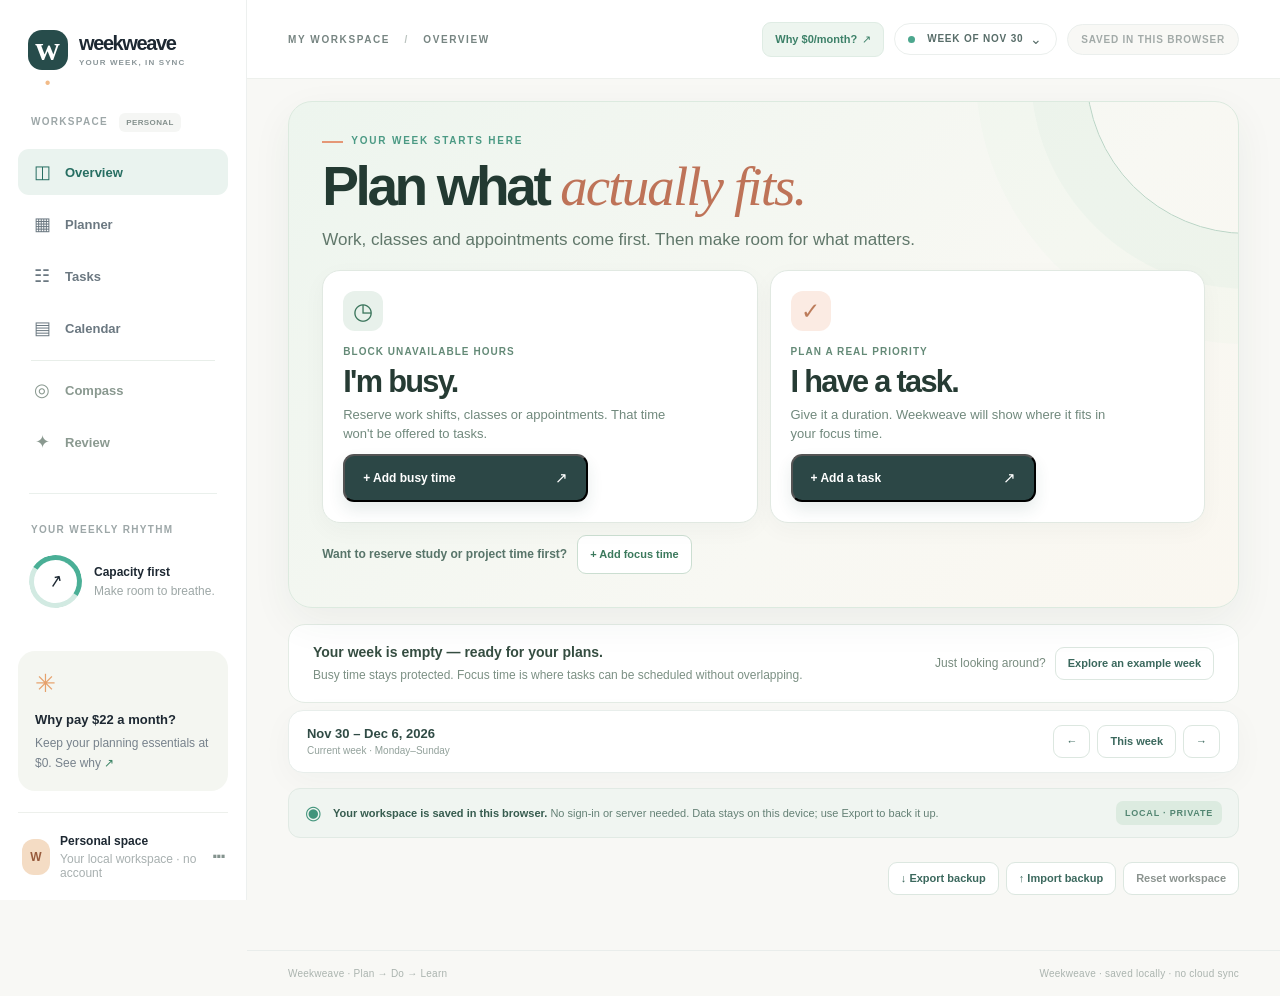
<file: index.html>
<!DOCTYPE html>

<html lang="en">
<head>
<meta charset="utf-8"/>
<meta content="width=device-width, initial-scale=1" name="viewport"/>
<meta content="light" name="color-scheme"/>
<meta content="Weekweave helps you plan weekly capacity, schedule tasks, track habits and reflect. Saves locally in your browser." name="description"/>
<title>Overview · Weekweave</title>
<link href="assets/styles.css?v=3.6" rel="stylesheet"/>
<script defer="True" src="assets/app-v3.6.js"></script></head>
<body>
<a class="skip" href="#main">Skip to main content</a>
<div class="app-shell">
<aside class="sidebar">
<a aria-label="Weekweave overview" class="brand" href="index.html"><span class="brand-mark">w<span>·</span></span><span class="brand-name">weekweave<small>YOUR WEEK, IN SYNC</small></span></a>
<div class="space-label">WORKSPACE <span class="space-badge">PERSONAL</span></div>
<nav aria-label="Main navigation" class="nav-stack"><a aria-current="page" class="nav-link active" href="index.html"><span aria-hidden="true" class="nav-icon">◫</span><span>Overview</span></a>
<a class="nav-link" href="planner.html"><span aria-hidden="true" class="nav-icon">▦</span><span>Planner</span></a>
<a class="nav-link" href="tasks.html"><span aria-hidden="true" class="nav-icon">☷</span><span>Tasks</span></a>
<a class="nav-link" href="calendar.html"><span aria-hidden="true" class="nav-icon">▤</span><span>Calendar</span></a>
<a class="nav-link nav-link-secondary" href="compass.html"><span aria-hidden="true" class="nav-icon">◎</span><span>Compass</span></a>
<a class="nav-link nav-link-secondary" href="review.html"><span aria-hidden="true" class="nav-icon">✦</span><span>Review</span></a></nav>
<div class="side-separator"></div>
<p class="side-caption">YOUR WEEKLY RHYTHM</p>
<div class="side-status"><span aria-hidden="true" class="status-ring">↗</span><div><strong>Capacity first</strong><small>Make room to breathe.</small></div></div>
<div class="side-push"></div>
<a class="side-note side-note-link" href="why.html"><span class="note-orbit" aria-hidden="true">✳</span><strong>Why pay $22 a month?</strong><p>Keep your planning essentials at $0. See why <span aria-hidden="true">↗</span></p></a>
<div class="side-foot"><span class="avatar">W</span><span>Personal space<small>Local workspace · no account</small></span><span class="side-dots">···</span></div>
</aside>
<div class="workspace">
<header class="topbar"><div class="breadcrumb">MY WORKSPACE <span>/</span> OVERVIEW</div><div class="top-actions"><a class="top-why-link" href="why.html">Why $0/month? <span aria-hidden="true">↗</span></a><button type="button" class="date-pill week-picker-trigger" data-action="open-week-picker" aria-haspopup="dialog" aria-controls="week-picker-dialog" aria-label="Choose week"><span class="date-dot"></span> YOUR WEEK <span class="week-picker-caret" aria-hidden="true">⌄</span></button><span class="key-hint">SAVED IN THIS BROWSER</span></div></header>
<main class="main-content" data-page="overview" id="main"><noscript>Weekweave needs JavaScript enabled to calculate capacity and save your tasks. All processing stays in your browser.</noscript></main>
<footer class="footer"><span>Weekweave · Plan → Do → Learn</span><span>Weekweave · local-first productivity</span></footer>
</div>
</div>
</body>
</html>
</file>
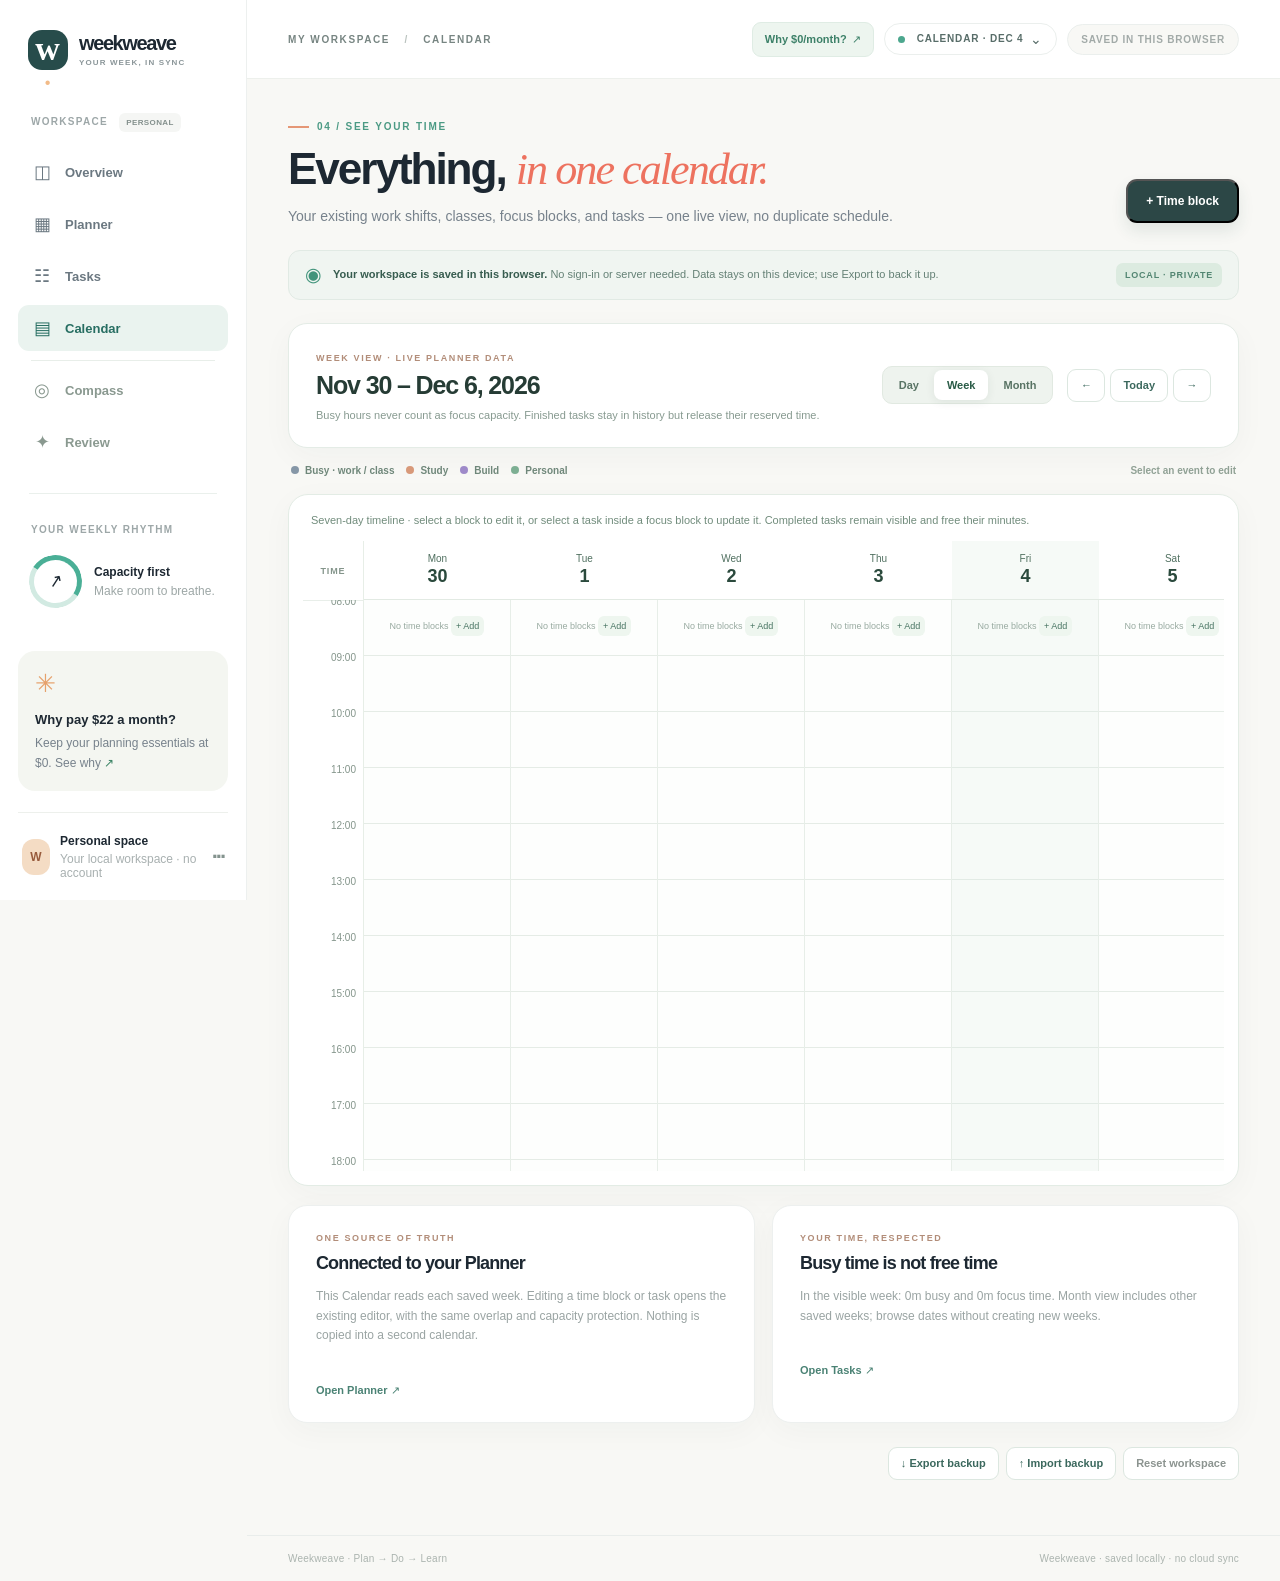
<file: calendar.html>
<!DOCTYPE html>

<html lang="en">
<head>
<meta charset="utf-8"/>
<meta content="width=device-width, initial-scale=1" name="viewport"/>
<meta content="light" name="color-scheme"/>
<meta content="Weekweave helps you plan weekly capacity, schedule tasks, track habits and reflect. Saves locally in your browser." name="description"/>
<title>Calendar · Weekweave</title>
<link href="assets/styles.css?v=3.6" rel="stylesheet"/>
<script defer="True" src="assets/app-v3.6.js"></script></head>
<body>
<a class="skip" href="#main">Skip to main content</a>
<div class="app-shell">
<aside class="sidebar">
<a aria-label="Weekweave overview" class="brand" href="index.html"><span class="brand-mark">w<span>·</span></span><span class="brand-name">weekweave<small>YOUR WEEK, IN SYNC</small></span></a>
<div class="space-label">WORKSPACE <span class="space-badge">PERSONAL</span></div>
<nav aria-label="Main navigation" class="nav-stack"><a class="nav-link" href="index.html"><span aria-hidden="true" class="nav-icon">◫</span><span>Overview</span></a>
<a class="nav-link" href="planner.html"><span aria-hidden="true" class="nav-icon">▦</span><span>Planner</span></a>
<a class="nav-link" href="tasks.html"><span aria-hidden="true" class="nav-icon">☷</span><span>Tasks</span></a>
<a aria-current="page" class="nav-link active" href="calendar.html"><span aria-hidden="true" class="nav-icon">▤</span><span>Calendar</span></a>
<a class="nav-link nav-link-secondary" href="compass.html"><span aria-hidden="true" class="nav-icon">◎</span><span>Compass</span></a>
<a class="nav-link nav-link-secondary" href="review.html"><span aria-hidden="true" class="nav-icon">✦</span><span>Review</span></a></nav>
<div class="side-separator"></div>
<p class="side-caption">YOUR WEEKLY RHYTHM</p>
<div class="side-status"><span aria-hidden="true" class="status-ring">↗</span><div><strong>Capacity first</strong><small>Make room to breathe.</small></div></div>
<div class="side-push"></div>
<a class="side-note side-note-link" href="why.html"><span class="note-orbit" aria-hidden="true">✳</span><strong>Why pay $22 a month?</strong><p>Keep your planning essentials at $0. See why <span aria-hidden="true">↗</span></p></a>
<div class="side-foot"><span class="avatar">W</span><span>Personal space<small>Local workspace · no account</small></span><span class="side-dots">···</span></div>
</aside>
<div class="workspace">
<header class="topbar"><div class="breadcrumb">MY WORKSPACE <span>/</span> CALENDAR</div><div class="top-actions"><a class="top-why-link" href="why.html">Why $0/month? <span aria-hidden="true">↗</span></a><button type="button" class="date-pill week-picker-trigger" data-action="open-week-picker" aria-haspopup="dialog" aria-controls="week-picker-dialog" aria-label="Choose week"><span class="date-dot"></span> YOUR WEEK <span class="week-picker-caret" aria-hidden="true">⌄</span></button><span class="key-hint">SAVED IN THIS BROWSER</span></div></header>
<main class="main-content" data-page="calendar" id="main"><noscript>Weekweave needs JavaScript enabled to calculate capacity and save your tasks. All processing stays in your browser.</noscript></main>
<footer class="footer"><span>Weekweave · Plan → Do → Learn</span><span>Weekweave · local-first productivity</span></footer>
</div>
</div>
</body>
</html>
</file>
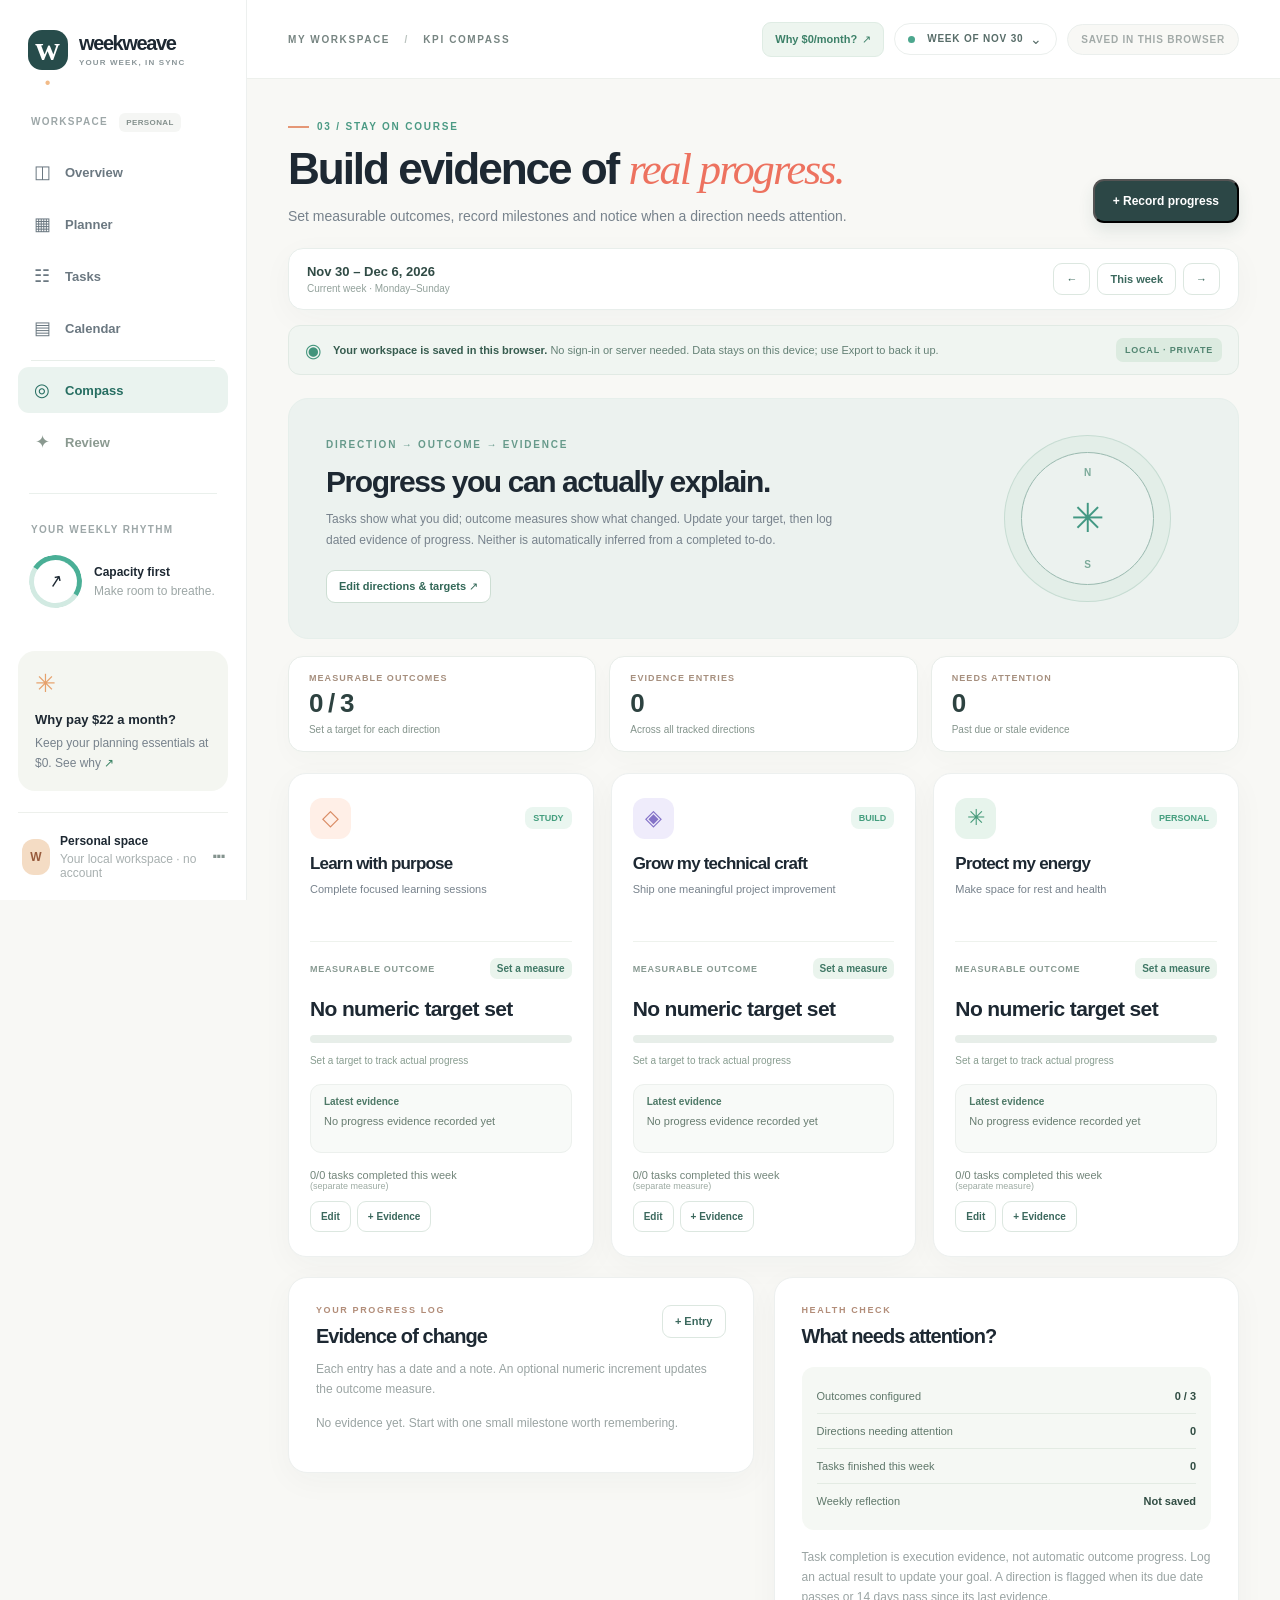
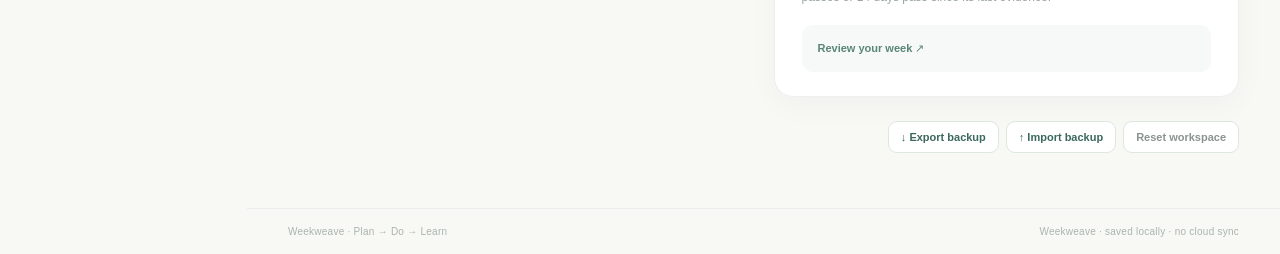
<file: compass.html>
<!DOCTYPE html>

<html lang="en">
<head>
<meta charset="utf-8"/>
<meta content="width=device-width, initial-scale=1" name="viewport"/>
<meta content="light" name="color-scheme"/>
<meta content="Weekweave helps you plan weekly capacity, schedule tasks, track habits and reflect. Saves locally in your browser." name="description"/>
<title>KPI compass · Weekweave</title>
<link href="assets/styles.css?v=3.6" rel="stylesheet"/>
<script defer="True" src="assets/app-v3.6.js"></script></head>
<body>
<a class="skip" href="#main">Skip to main content</a>
<div class="app-shell">
<aside class="sidebar">
<a aria-label="Weekweave overview" class="brand" href="index.html"><span class="brand-mark">w<span>·</span></span><span class="brand-name">weekweave<small>YOUR WEEK, IN SYNC</small></span></a>
<div class="space-label">WORKSPACE <span class="space-badge">PERSONAL</span></div>
<nav aria-label="Main navigation" class="nav-stack"><a class="nav-link" href="index.html"><span aria-hidden="true" class="nav-icon">◫</span><span>Overview</span></a>
<a class="nav-link" href="planner.html"><span aria-hidden="true" class="nav-icon">▦</span><span>Planner</span></a>
<a class="nav-link" href="tasks.html"><span aria-hidden="true" class="nav-icon">☷</span><span>Tasks</span></a>
<a class="nav-link" href="calendar.html"><span aria-hidden="true" class="nav-icon">▤</span><span>Calendar</span></a>
<a aria-current="page" class="nav-link nav-link-secondary active" href="compass.html"><span aria-hidden="true" class="nav-icon">◎</span><span>Compass</span></a>
<a class="nav-link nav-link-secondary" href="review.html"><span aria-hidden="true" class="nav-icon">✦</span><span>Review</span></a></nav>
<div class="side-separator"></div>
<p class="side-caption">YOUR WEEKLY RHYTHM</p>
<div class="side-status"><span aria-hidden="true" class="status-ring">↗</span><div><strong>Capacity first</strong><small>Make room to breathe.</small></div></div>
<div class="side-push"></div>
<a class="side-note side-note-link" href="why.html"><span class="note-orbit" aria-hidden="true">✳</span><strong>Why pay $22 a month?</strong><p>Keep your planning essentials at $0. See why <span aria-hidden="true">↗</span></p></a>
<div class="side-foot"><span class="avatar">W</span><span>Personal space<small>Local workspace · no account</small></span><span class="side-dots">···</span></div>
</aside>
<div class="workspace">
<header class="topbar"><div class="breadcrumb">MY WORKSPACE <span>/</span> KPI COMPASS</div><div class="top-actions"><a class="top-why-link" href="why.html">Why $0/month? <span aria-hidden="true">↗</span></a><button type="button" class="date-pill week-picker-trigger" data-action="open-week-picker" aria-haspopup="dialog" aria-controls="week-picker-dialog" aria-label="Choose week"><span class="date-dot"></span> YOUR WEEK <span class="week-picker-caret" aria-hidden="true">⌄</span></button><span class="key-hint">SAVED IN THIS BROWSER</span></div></header>
<main class="main-content" data-page="compass" id="main"><noscript>Weekweave needs JavaScript enabled to calculate capacity and save your tasks. All processing stays in your browser.</noscript></main>
<footer class="footer"><span>Weekweave · Plan → Do → Learn</span><span>Weekweave · local-first productivity</span></footer>
</div>
</div>
</body>
</html>
</file>
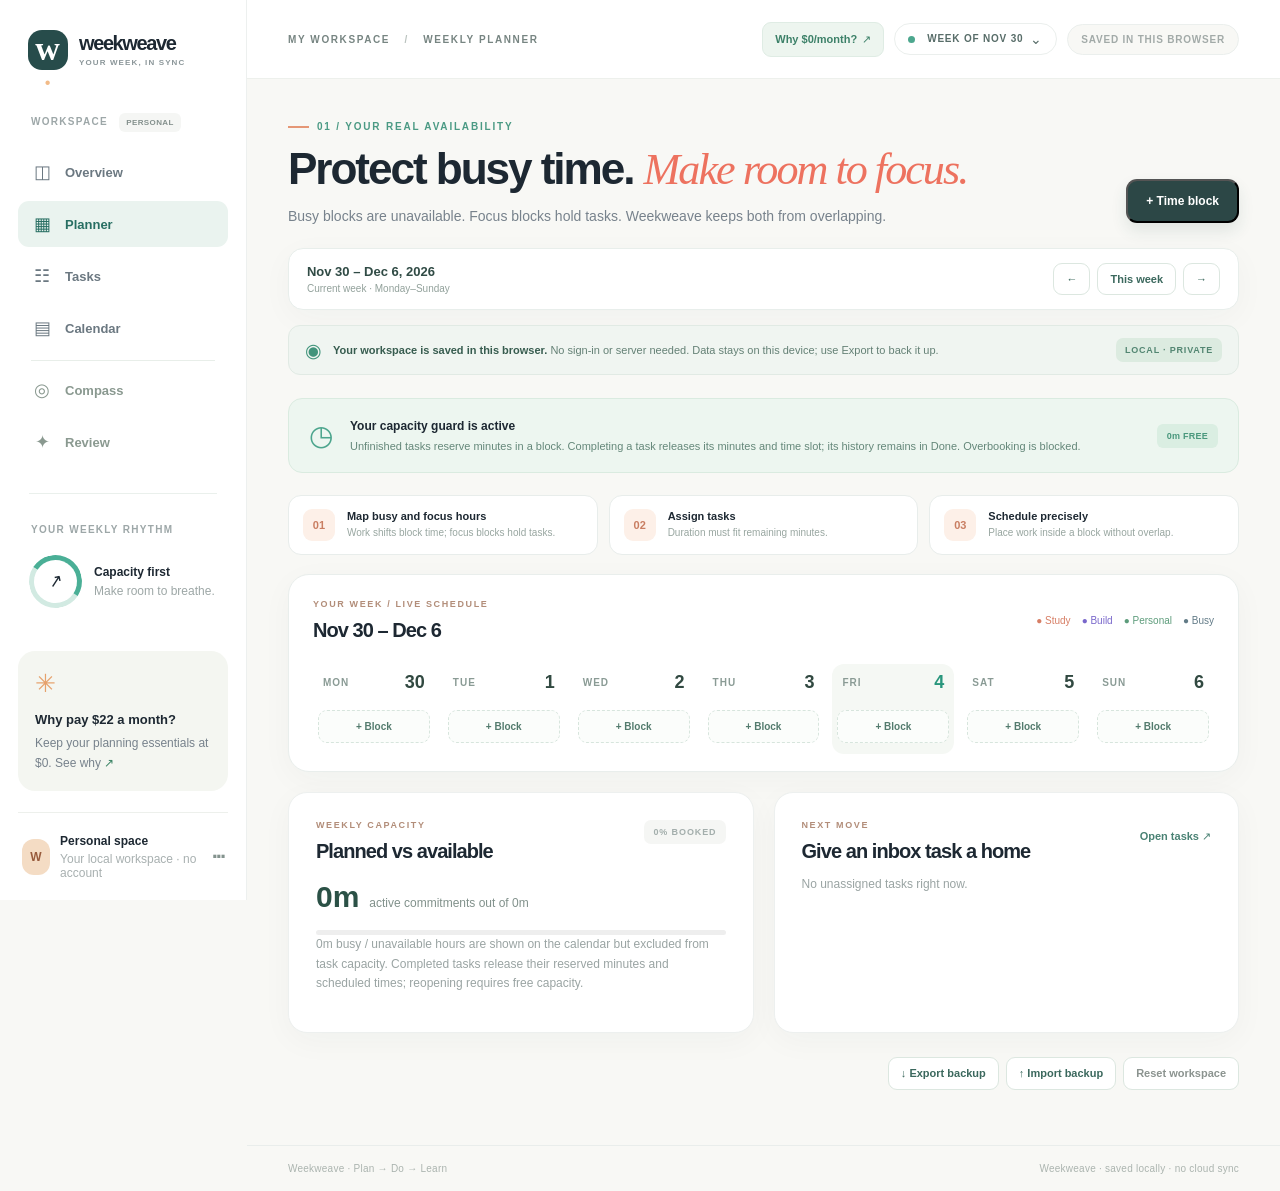
<file: planner.html>
<!DOCTYPE html>

<html lang="en">
<head>
<meta charset="utf-8"/>
<meta content="width=device-width, initial-scale=1" name="viewport"/>
<meta content="light" name="color-scheme"/>
<meta content="Weekweave helps you plan weekly capacity, schedule tasks, track habits and reflect. Saves locally in your browser." name="description"/>
<title>Weekly planner · Weekweave</title>
<link href="assets/styles.css?v=3.6" rel="stylesheet"/>
<script defer="True" src="assets/app-v3.6.js"></script></head>
<body>
<a class="skip" href="#main">Skip to main content</a>
<div class="app-shell">
<aside class="sidebar">
<a aria-label="Weekweave overview" class="brand" href="index.html"><span class="brand-mark">w<span>·</span></span><span class="brand-name">weekweave<small>YOUR WEEK, IN SYNC</small></span></a>
<div class="space-label">WORKSPACE <span class="space-badge">PERSONAL</span></div>
<nav aria-label="Main navigation" class="nav-stack"><a class="nav-link" href="index.html"><span aria-hidden="true" class="nav-icon">◫</span><span>Overview</span></a>
<a aria-current="page" class="nav-link active" href="planner.html"><span aria-hidden="true" class="nav-icon">▦</span><span>Planner</span></a>
<a class="nav-link" href="tasks.html"><span aria-hidden="true" class="nav-icon">☷</span><span>Tasks</span></a>
<a class="nav-link" href="calendar.html"><span aria-hidden="true" class="nav-icon">▤</span><span>Calendar</span></a>
<a class="nav-link nav-link-secondary" href="compass.html"><span aria-hidden="true" class="nav-icon">◎</span><span>Compass</span></a>
<a class="nav-link nav-link-secondary" href="review.html"><span aria-hidden="true" class="nav-icon">✦</span><span>Review</span></a></nav>
<div class="side-separator"></div>
<p class="side-caption">YOUR WEEKLY RHYTHM</p>
<div class="side-status"><span aria-hidden="true" class="status-ring">↗</span><div><strong>Capacity first</strong><small>Make room to breathe.</small></div></div>
<div class="side-push"></div>
<a class="side-note side-note-link" href="why.html"><span class="note-orbit" aria-hidden="true">✳</span><strong>Why pay $22 a month?</strong><p>Keep your planning essentials at $0. See why <span aria-hidden="true">↗</span></p></a>
<div class="side-foot"><span class="avatar">W</span><span>Personal space<small>Local workspace · no account</small></span><span class="side-dots">···</span></div>
</aside>
<div class="workspace">
<header class="topbar"><div class="breadcrumb">MY WORKSPACE <span>/</span> WEEKLY PLANNER</div><div class="top-actions"><a class="top-why-link" href="why.html">Why $0/month? <span aria-hidden="true">↗</span></a><button type="button" class="date-pill week-picker-trigger" data-action="open-week-picker" aria-haspopup="dialog" aria-controls="week-picker-dialog" aria-label="Choose week"><span class="date-dot"></span> YOUR WEEK <span class="week-picker-caret" aria-hidden="true">⌄</span></button><span class="key-hint">SAVED IN THIS BROWSER</span></div></header>
<main class="main-content" data-page="planner" id="main"><noscript>Weekweave needs JavaScript enabled to calculate capacity and save your tasks. All processing stays in your browser.</noscript></main>
<footer class="footer"><span>Weekweave · Plan → Do → Learn</span><span>Weekweave · local-first productivity</span></footer>
</div>
</div>
</body>
</html>
</file>
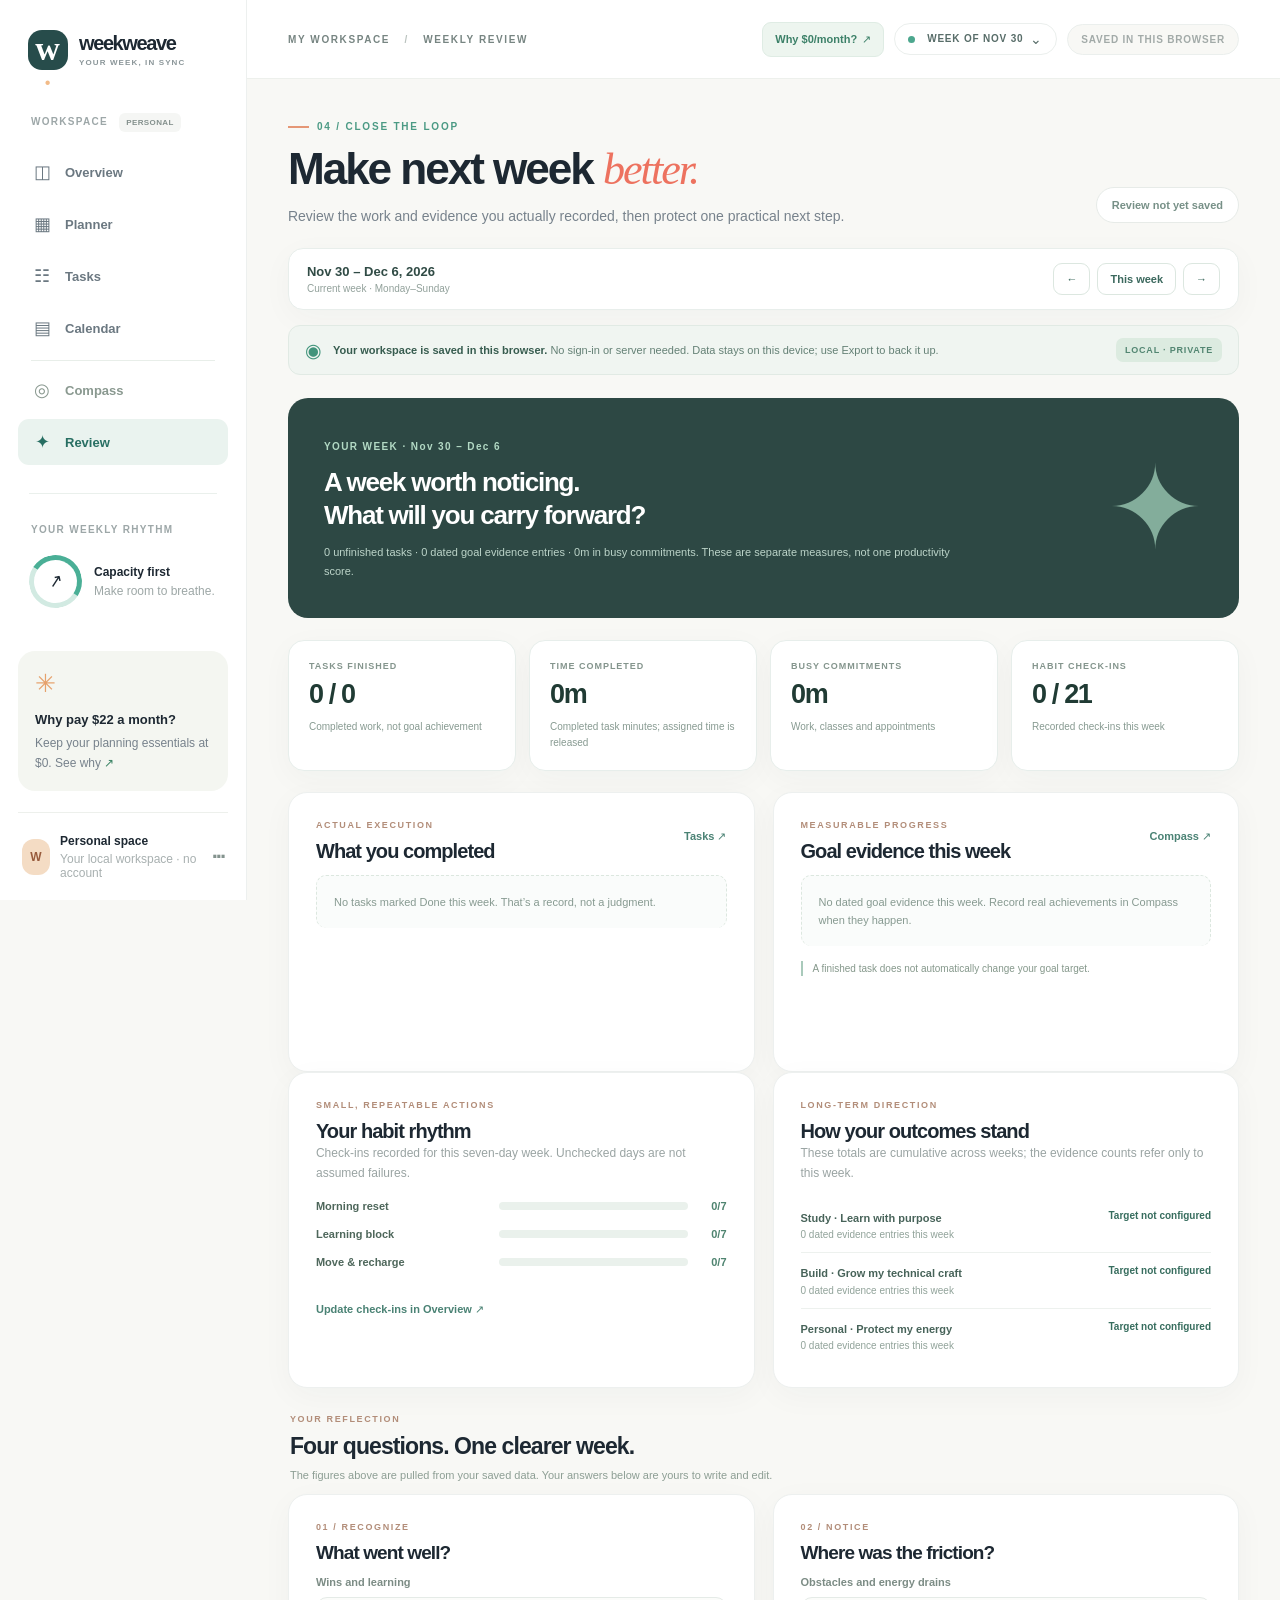
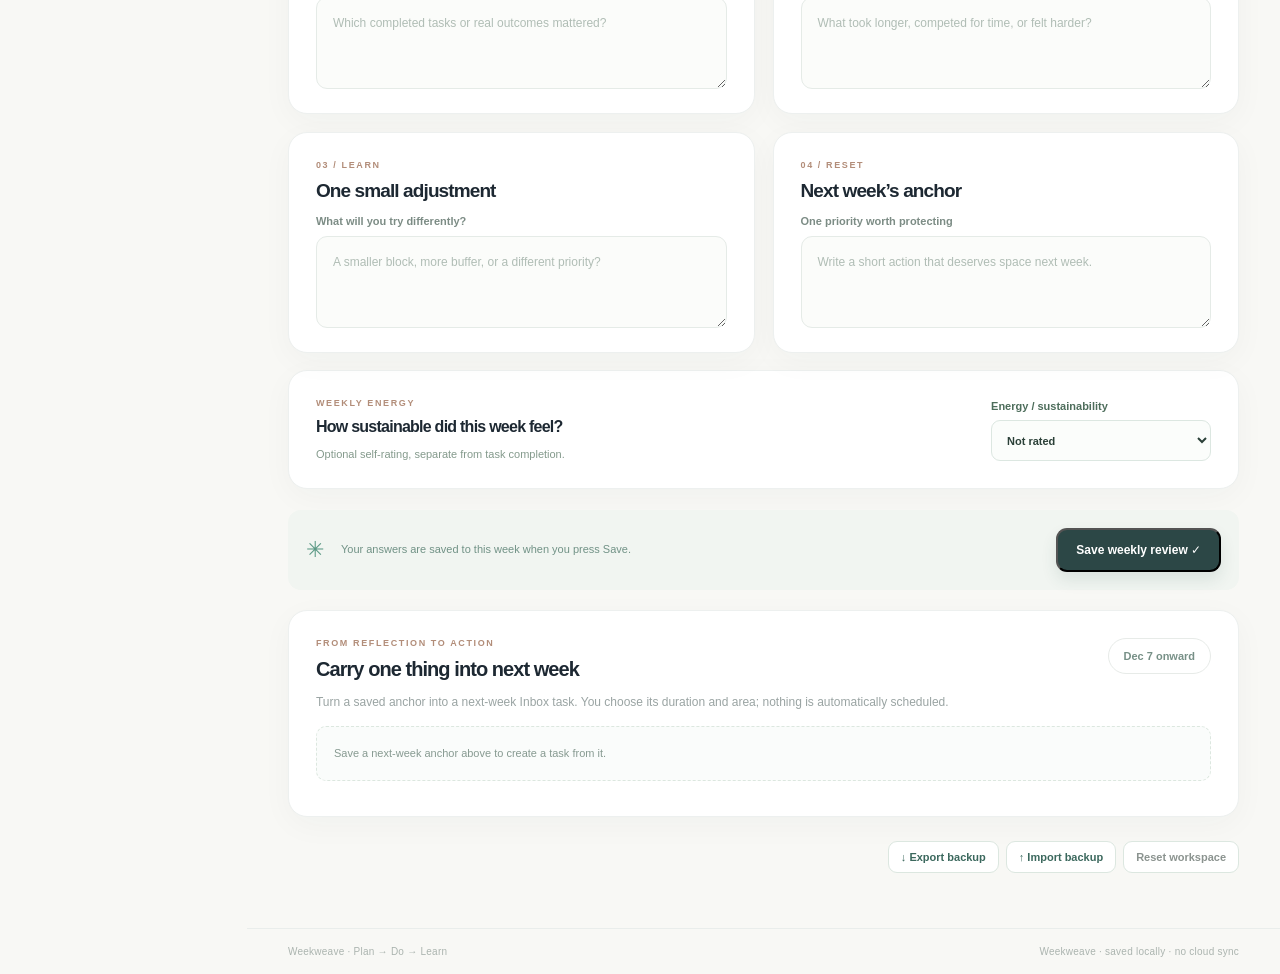
<file: review.html>
<!DOCTYPE html>

<html lang="en">
<head>
<meta charset="utf-8"/>
<meta content="width=device-width, initial-scale=1" name="viewport"/>
<meta content="light" name="color-scheme"/>
<meta content="Weekweave helps you plan weekly capacity, schedule tasks, track habits and reflect. Saves locally in your browser." name="description"/>
<title>Weekly review · Weekweave</title>
<link href="assets/styles.css?v=3.6" rel="stylesheet"/>
<script defer="True" src="assets/app-v3.6.js"></script></head>
<body>
<a class="skip" href="#main">Skip to main content</a>
<div class="app-shell">
<aside class="sidebar">
<a aria-label="Weekweave overview" class="brand" href="index.html"><span class="brand-mark">w<span>·</span></span><span class="brand-name">weekweave<small>YOUR WEEK, IN SYNC</small></span></a>
<div class="space-label">WORKSPACE <span class="space-badge">PERSONAL</span></div>
<nav aria-label="Main navigation" class="nav-stack"><a class="nav-link" href="index.html"><span aria-hidden="true" class="nav-icon">◫</span><span>Overview</span></a>
<a class="nav-link" href="planner.html"><span aria-hidden="true" class="nav-icon">▦</span><span>Planner</span></a>
<a class="nav-link" href="tasks.html"><span aria-hidden="true" class="nav-icon">☷</span><span>Tasks</span></a>
<a class="nav-link" href="calendar.html"><span aria-hidden="true" class="nav-icon">▤</span><span>Calendar</span></a>
<a class="nav-link nav-link-secondary" href="compass.html"><span aria-hidden="true" class="nav-icon">◎</span><span>Compass</span></a>
<a aria-current="page" class="nav-link nav-link-secondary active" href="review.html"><span aria-hidden="true" class="nav-icon">✦</span><span>Review</span></a></nav>
<div class="side-separator"></div>
<p class="side-caption">YOUR WEEKLY RHYTHM</p>
<div class="side-status"><span aria-hidden="true" class="status-ring">↗</span><div><strong>Capacity first</strong><small>Make room to breathe.</small></div></div>
<div class="side-push"></div>
<a class="side-note side-note-link" href="why.html"><span class="note-orbit" aria-hidden="true">✳</span><strong>Why pay $22 a month?</strong><p>Keep your planning essentials at $0. See why <span aria-hidden="true">↗</span></p></a>
<div class="side-foot"><span class="avatar">W</span><span>Personal space<small>Local workspace · no account</small></span><span class="side-dots">···</span></div>
</aside>
<div class="workspace">
<header class="topbar"><div class="breadcrumb">MY WORKSPACE <span>/</span> WEEKLY REVIEW</div><div class="top-actions"><a class="top-why-link" href="why.html">Why $0/month? <span aria-hidden="true">↗</span></a><button type="button" class="date-pill week-picker-trigger" data-action="open-week-picker" aria-haspopup="dialog" aria-controls="week-picker-dialog" aria-label="Choose week"><span class="date-dot"></span> YOUR WEEK <span class="week-picker-caret" aria-hidden="true">⌄</span></button><span class="key-hint">SAVED IN THIS BROWSER</span></div></header>
<main class="main-content" data-page="review" id="main"><noscript>Weekweave needs JavaScript enabled to calculate capacity and save your tasks. All processing stays in your browser.</noscript></main>
<footer class="footer"><span>Weekweave · Plan → Do → Learn</span><span>Weekweave · local-first productivity</span></footer>
</div>
</div>
</body>
</html>
</file>
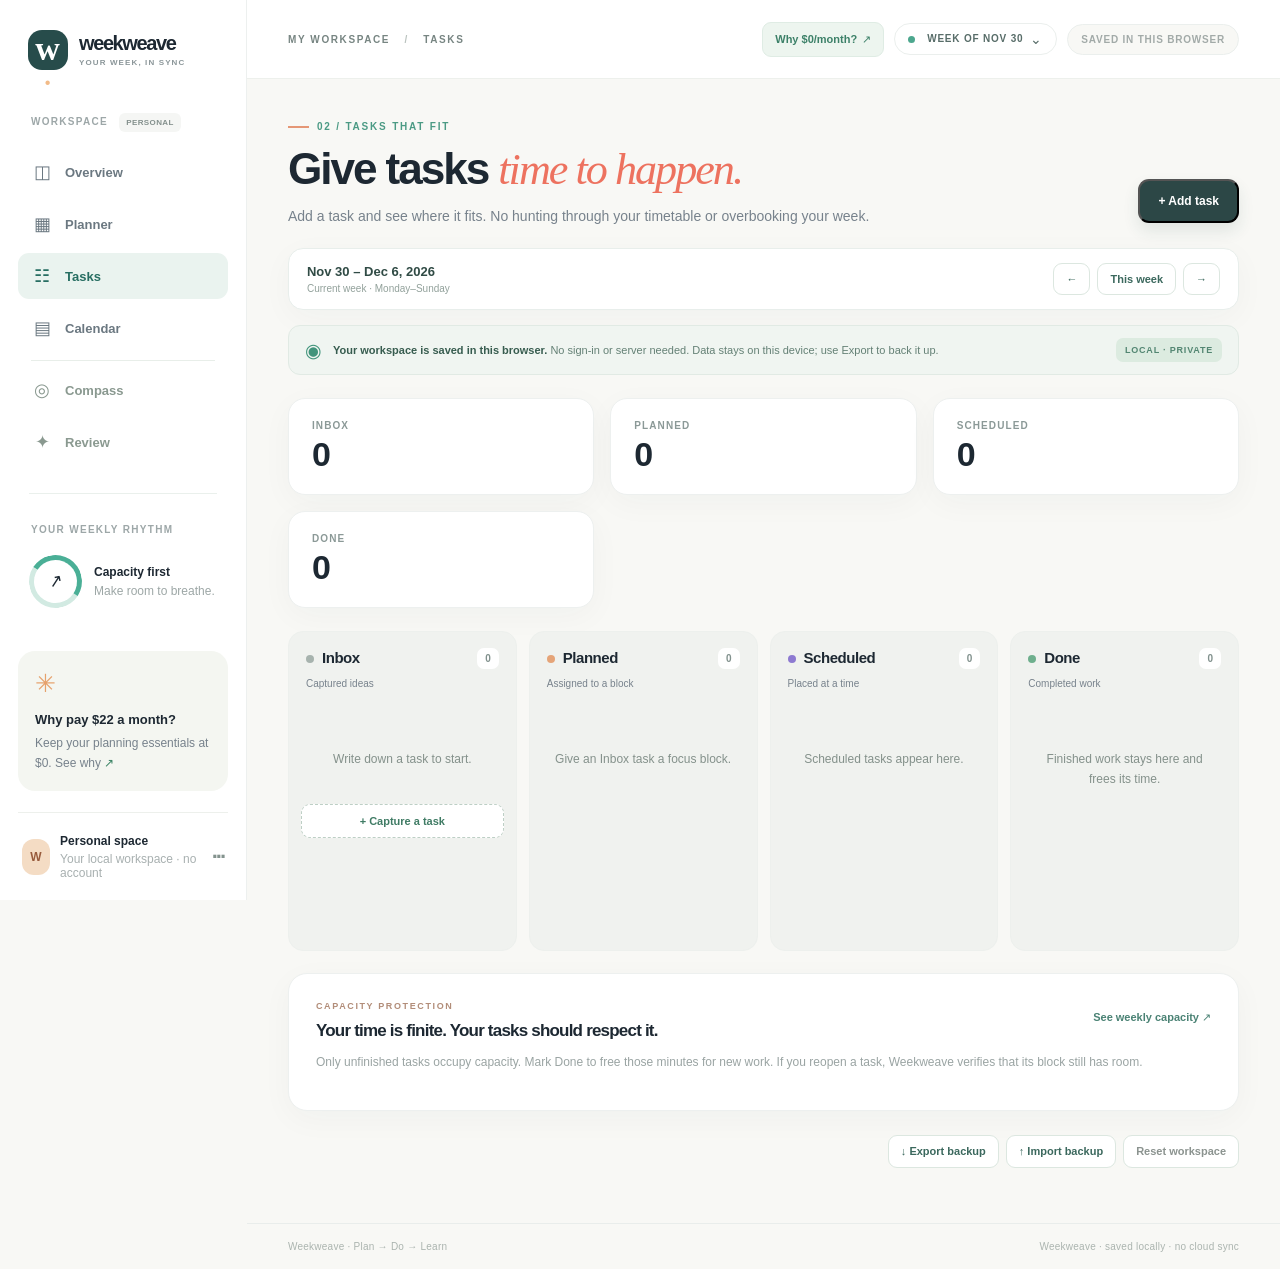
<file: tasks.html>
<!DOCTYPE html>

<html lang="en">
<head>
<meta charset="utf-8"/>
<meta content="width=device-width, initial-scale=1" name="viewport"/>
<meta content="light" name="color-scheme"/>
<meta content="Weekweave helps you plan weekly capacity, schedule tasks, track habits and reflect. Saves locally in your browser." name="description"/>
<title>Tasks · Weekweave</title>
<link href="assets/styles.css?v=3.6" rel="stylesheet"/>
<script defer="True" src="assets/app-v3.6.js"></script></head>
<body>
<a class="skip" href="#main">Skip to main content</a>
<div class="app-shell">
<aside class="sidebar">
<a aria-label="Weekweave overview" class="brand" href="index.html"><span class="brand-mark">w<span>·</span></span><span class="brand-name">weekweave<small>YOUR WEEK, IN SYNC</small></span></a>
<div class="space-label">WORKSPACE <span class="space-badge">PERSONAL</span></div>
<nav aria-label="Main navigation" class="nav-stack"><a class="nav-link" href="index.html"><span aria-hidden="true" class="nav-icon">◫</span><span>Overview</span></a>
<a class="nav-link" href="planner.html"><span aria-hidden="true" class="nav-icon">▦</span><span>Planner</span></a>
<a aria-current="page" class="nav-link active" href="tasks.html"><span aria-hidden="true" class="nav-icon">☷</span><span>Tasks</span></a>
<a class="nav-link" href="calendar.html"><span aria-hidden="true" class="nav-icon">▤</span><span>Calendar</span></a>
<a class="nav-link nav-link-secondary" href="compass.html"><span aria-hidden="true" class="nav-icon">◎</span><span>Compass</span></a>
<a class="nav-link nav-link-secondary" href="review.html"><span aria-hidden="true" class="nav-icon">✦</span><span>Review</span></a></nav>
<div class="side-separator"></div>
<p class="side-caption">YOUR WEEKLY RHYTHM</p>
<div class="side-status"><span aria-hidden="true" class="status-ring">↗</span><div><strong>Capacity first</strong><small>Make room to breathe.</small></div></div>
<div class="side-push"></div>
<a class="side-note side-note-link" href="why.html"><span class="note-orbit" aria-hidden="true">✳</span><strong>Why pay $22 a month?</strong><p>Keep your planning essentials at $0. See why <span aria-hidden="true">↗</span></p></a>
<div class="side-foot"><span class="avatar">W</span><span>Personal space<small>Local workspace · no account</small></span><span class="side-dots">···</span></div>
</aside>
<div class="workspace">
<header class="topbar"><div class="breadcrumb">MY WORKSPACE <span>/</span> TASKS</div><div class="top-actions"><a class="top-why-link" href="why.html">Why $0/month? <span aria-hidden="true">↗</span></a><button type="button" class="date-pill week-picker-trigger" data-action="open-week-picker" aria-haspopup="dialog" aria-controls="week-picker-dialog" aria-label="Choose week"><span class="date-dot"></span> YOUR WEEK <span class="week-picker-caret" aria-hidden="true">⌄</span></button><span class="key-hint">SAVED IN THIS BROWSER</span></div></header>
<main class="main-content" data-page="tasks" id="main"><noscript>Weekweave needs JavaScript enabled to calculate capacity and save your tasks. All processing stays in your browser.</noscript></main>
<footer class="footer"><span>Weekweave · Plan → Do → Learn</span><span>Weekweave · local-first productivity</span></footer>
</div>
</div>
</body>
</html>
</file>
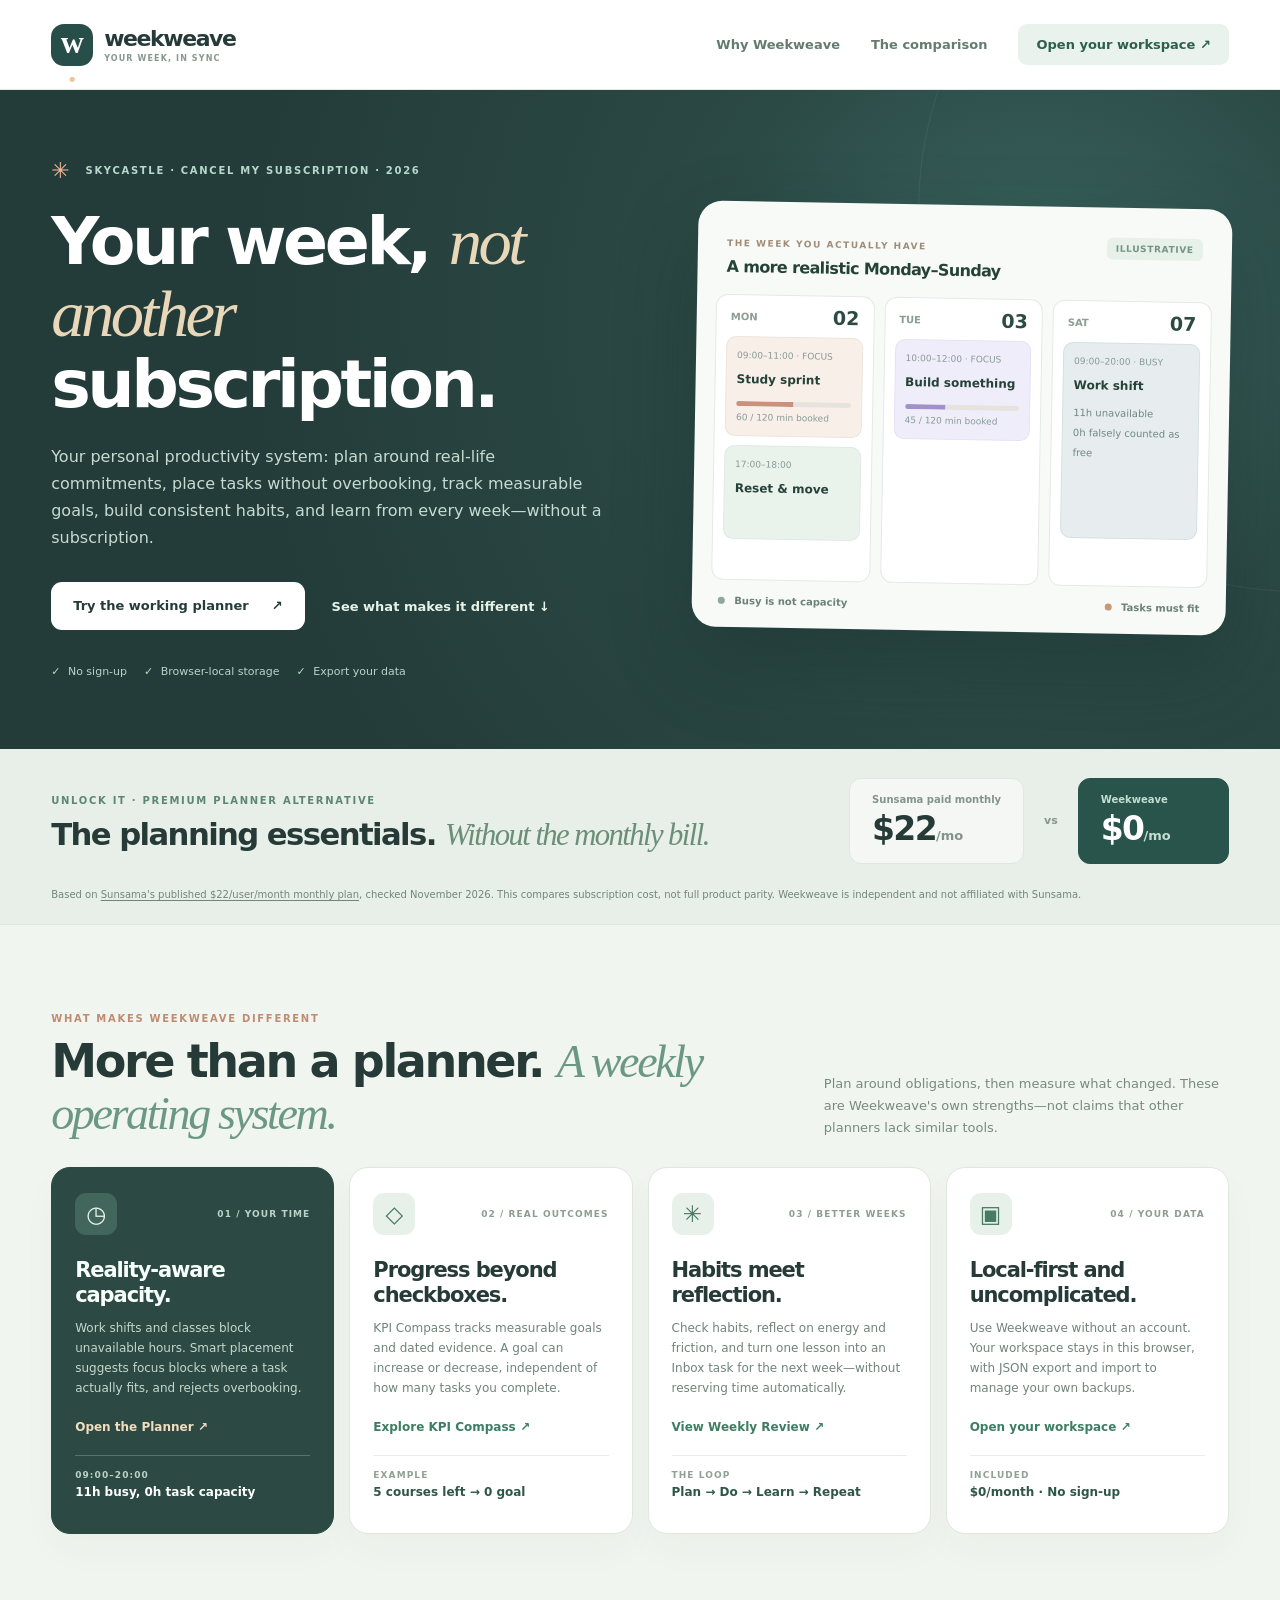
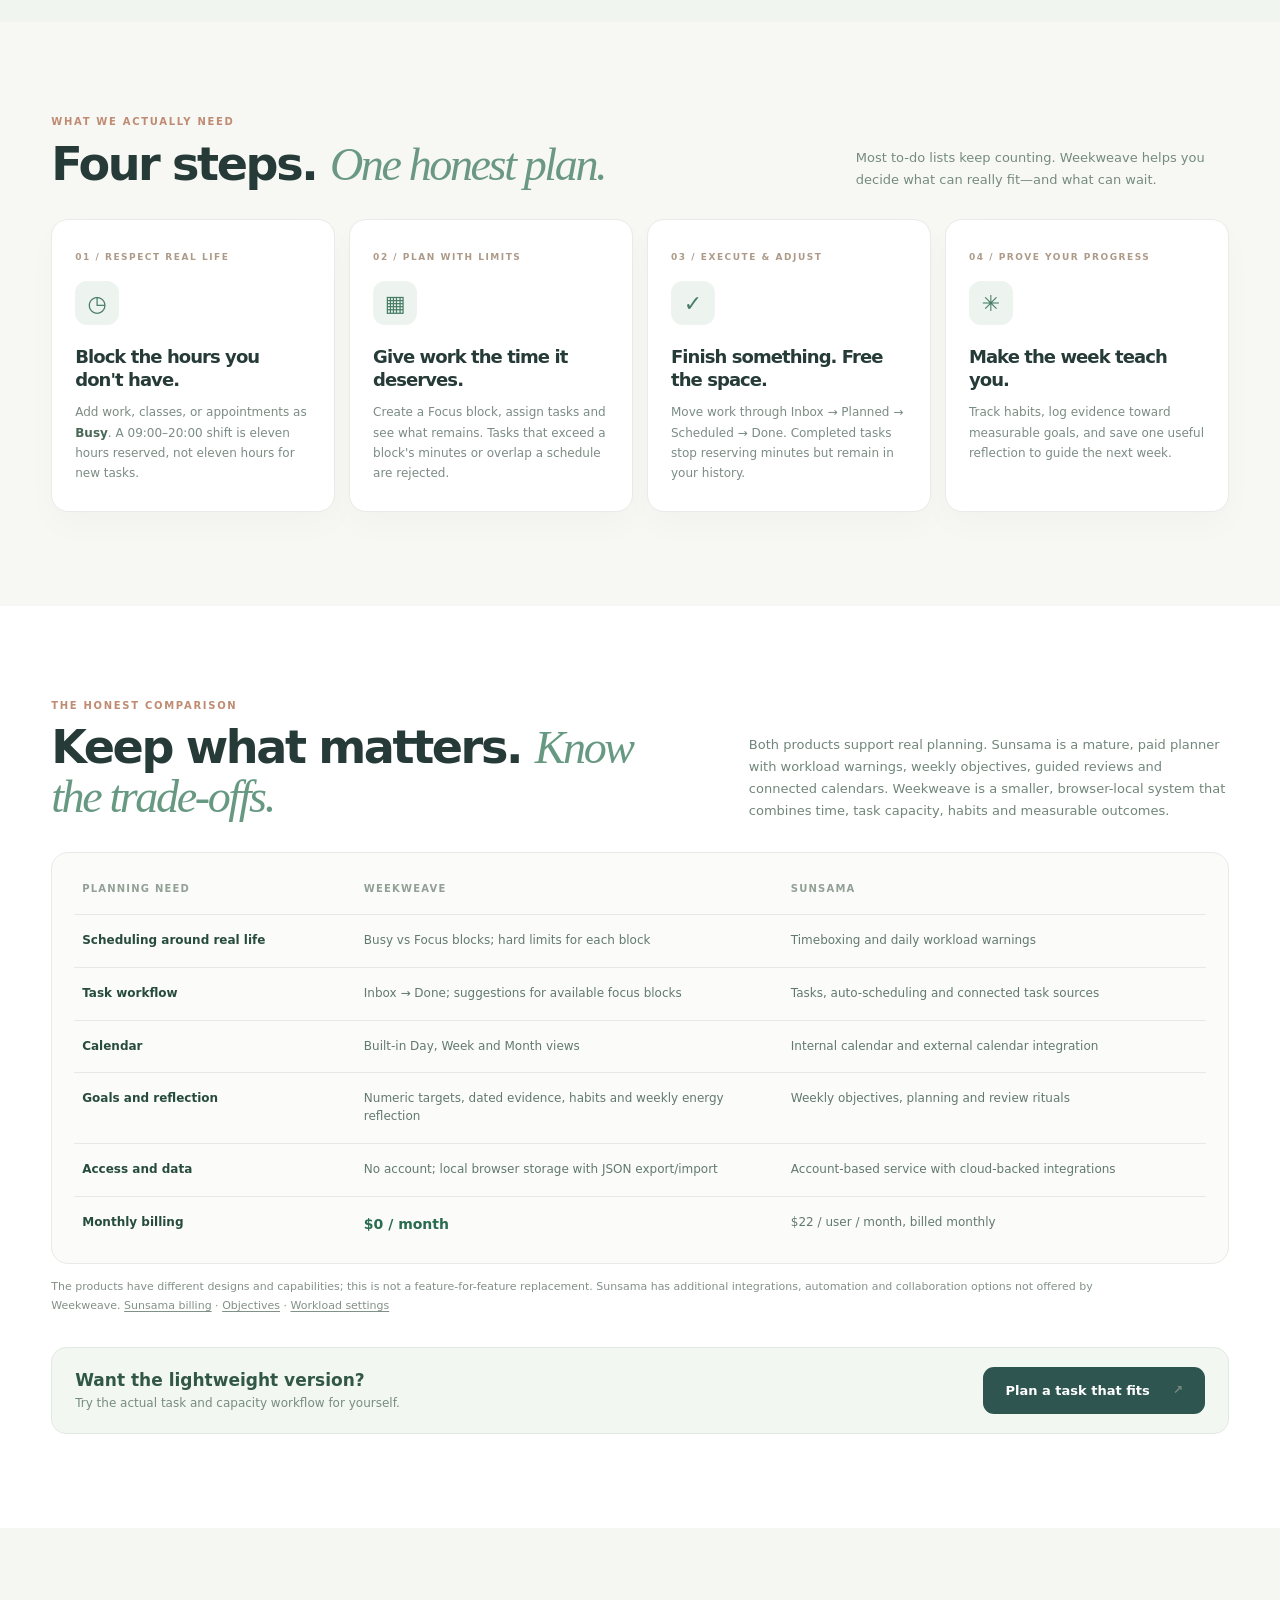
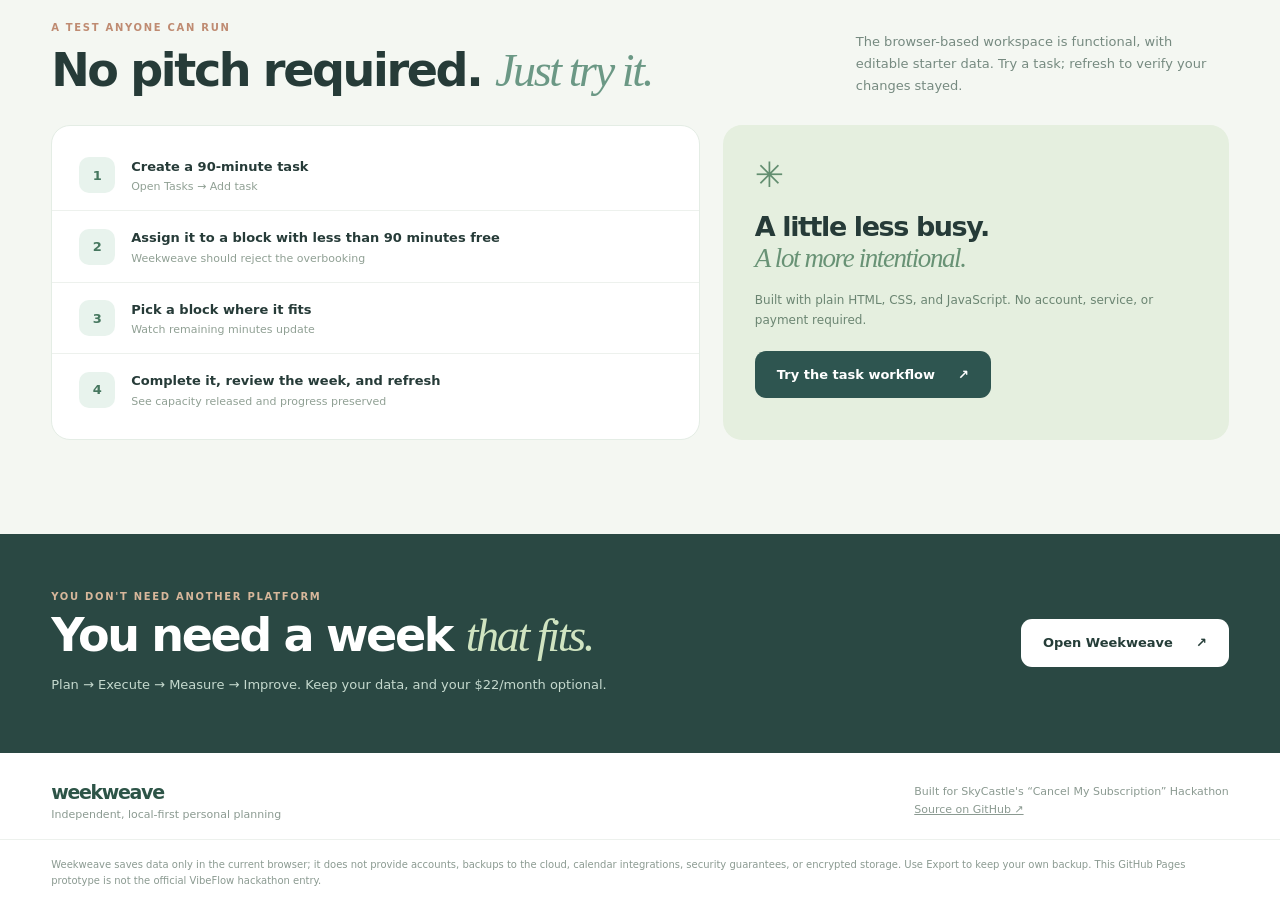
<file: why.html>
<!DOCTYPE html>
<html lang="en">
<head>
  <meta charset="utf-8">
  <meta name="viewport" content="width=device-width,initial-scale=1">
  <meta name="color-scheme" content="light">
  <meta name="description" content="Weekweave: a free, local-first alternative to the planning essentials of premium daily planners. Time blocking, tasks, habits, outcome evidence and weekly reflection, without a subscription.">
  <meta property="og:title" content="Weekweave — Your week, not another subscription">
  <meta property="og:description" content="Keep the planning essentials: your time, your tasks, your progress. $0/month. No account required.">
  <meta property="og:type" content="website">
  <meta name="theme-color" content="#294b48">
  <title>Why Weekweave · Your week, not another subscription</title>
  <link rel="stylesheet" href="assets/launch.css?v=3.4">
</head>
<body>
<a class="skip-link" href="#main">Skip to content</a>
<header class="site-header">
  <div class="container header-inner">
    <a class="site-brand" href="why.html" aria-label="Weekweave home"><span class="brand-glyph">w<span>·</span></span><span>weekweave<small>YOUR WEEK, IN SYNC</small></span></a>
    <nav class="header-links" aria-label="Page navigation"><a href="#difference">Why Weekweave</a><a href="#compare">The comparison</a><a class="header-cta" href="index.html">Open your workspace <span aria-hidden="true">↗</span></a></nav>
  </div>
</header>
<main id="main">
<section class="hero">
  <div class="container hero-grid">
    <div class="hero-content">
      <div class="eyebrow"><span class="eyebrow-star" aria-hidden="true">✳</span> SKYCASTLE · CANCEL MY SUBSCRIPTION · 2026</div>
      <h1>Your week, <em>not another</em> subscription.</h1>
      <p class="hero-lede">Your personal productivity system: plan around real-life commitments, place tasks without overbooking, track measurable goals, build consistent habits, and learn from every week—without a subscription.</p>
      <div class="hero-actions"><a class="button button-light" href="index.html">Try the working planner <span aria-hidden="true">↗</span></a><a class="hero-text-link" href="#difference">See what makes it different <span aria-hidden="true">↓</span></a></div>
      <div class="trust-line"><span><span aria-hidden="true">✓</span> No sign-up</span><span><span aria-hidden="true">✓</span> Browser-local storage</span><span><span aria-hidden="true">✓</span> Export your data</span></div>
    </div>
    <div class="hero-visual" aria-label="Illustration of Weekweave time-block planning">
      <div class="visual-top"><div><span class="micro-label">THE WEEK YOU ACTUALLY HAVE</span><strong>A more realistic Monday–Sunday</strong></div><span class="live-demo-tag">ILLUSTRATIVE</span></div>
      <div class="visual-grid">
        <div class="visual-day"><div class="visual-day-title">MON <strong>02</strong></div><div class="visual-event focus"><small>09:00–11:00 · FOCUS</small><strong>Study sprint</strong><div class="visual-progress"><span style="width:50%"></span></div><small>60 / 120 min booked</small></div><div class="visual-event personal"><small>17:00–18:00</small><strong>Reset &amp; move</strong></div></div>
        <div class="visual-day"><div class="visual-day-title">TUE <strong>03</strong></div><div class="visual-event build"><small>10:00–12:00 · FOCUS</small><strong>Build something</strong><div class="visual-progress"><span style="width:35%"></span></div><small>45 / 120 min booked</small></div></div>
        <div class="visual-day"><div class="visual-day-title">SAT <strong>07</strong></div><div class="visual-event busy"><small>09:00–20:00 · BUSY</small><strong>Work shift</strong><span>11h unavailable<br>0h falsely counted as free</span></div></div>
      </div>
      <div class="visual-bottom"><span><span class="bottom-dot" aria-hidden="true"></span> Busy is not capacity</span><span><span class="bottom-dot dot-coral" aria-hidden="true"></span> Tasks must fit</span></div>
    </div>
  </div>
</section>
<section class="price-bar" aria-label="Subscription comparison">
  <div class="container price-inner"><div class="price-intro"><span class="small-overline">UNLOCK IT · PREMIUM PLANNER ALTERNATIVE</span><h2>The planning essentials. <em>Without the monthly bill.</em></h2></div><div class="price-comparison"><div class="price-option"><span>Sunsama paid monthly</span><strong>$22<span>/mo</span></strong></div><span class="vs" aria-label="versus">vs</span><div class="price-option weekweave-price"><span>Weekweave</span><strong>$0<span>/mo</span></strong></div></div></div>
  <div class="container price-footnote">Based on <a href="https://help.sunsama.com/docs/billing/overview/" target="_blank" rel="noopener noreferrer">Sunsama's published $22/user/month monthly plan</a>, checked November 2026. This compares subscription cost, not full product parity. Weekweave is independent and not affiliated with Sunsama.</div>
</section>
<section class="section difference" id="difference" aria-labelledby="difference-title">
  <div class="container">
    <div class="section-heading difference-heading">
      <div><div class="section-kicker">WHAT MAKES WEEKWEAVE DIFFERENT</div><h2 id="difference-title">More than a planner. <em>A weekly operating system.</em></h2></div>
      <p>Plan around obligations, then measure what changed. These are Weekweave's own strengths—not claims that other planners lack similar tools.</p>
    </div>
    <div class="difference-grid">
      <article class="difference-card difference-featured"><div class="difference-card-top"><span class="difference-icon" aria-hidden="true">◷</span><span class="difference-no">01 / YOUR TIME</span></div><h3>Reality-aware capacity.</h3><p>Work shifts and classes block unavailable hours. Smart placement suggests focus blocks where a task actually fits, and rejects overbooking.</p><a href="planner.html">Open the Planner <span aria-hidden="true">↗</span></a><div class="difference-proof"><span>09:00–20:00</span><strong>11h busy, 0h task capacity</strong></div></article>
      <article class="difference-card"><div class="difference-card-top"><span class="difference-icon" aria-hidden="true">◇</span><span class="difference-no">02 / REAL OUTCOMES</span></div><h3>Progress beyond checkboxes.</h3><p>KPI Compass tracks measurable goals and dated evidence. A goal can increase or decrease, independent of how many tasks you complete.</p><a href="compass.html">Explore KPI Compass <span aria-hidden="true">↗</span></a><div class="difference-proof"><span>Example</span><strong>5 courses left → 0 goal</strong></div></article>
      <article class="difference-card"><div class="difference-card-top"><span class="difference-icon" aria-hidden="true">✳</span><span class="difference-no">03 / BETTER WEEKS</span></div><h3>Habits meet reflection.</h3><p>Check habits, reflect on energy and friction, and turn one lesson into an Inbox task for the next week—without reserving time automatically.</p><a href="review.html">View Weekly Review <span aria-hidden="true">↗</span></a><div class="difference-proof"><span>The loop</span><strong>Plan → Do → Learn → Repeat</strong></div></article>
      <article class="difference-card"><div class="difference-card-top"><span class="difference-icon" aria-hidden="true">▣</span><span class="difference-no">04 / YOUR DATA</span></div><h3>Local-first and uncomplicated.</h3><p>Use Weekweave without an account. Your workspace stays in this browser, with JSON export and import to manage your own backups.</p><a href="index.html">Open your workspace <span aria-hidden="true">↗</span></a><div class="difference-proof"><span>Included</span><strong>$0/month · No sign-up</strong></div></article>
    </div>
  </div>
</section>
<section class="section how" id="how">
  <div class="container"><div class="section-heading"><div><div class="section-kicker">WHAT WE ACTUALLY NEED</div><h2>Four steps. <em>One honest plan.</em></h2></div><p>Most to-do lists keep counting. Weekweave helps you decide what can really fit—and what can wait.</p></div>
  <div class="steps-grid"><article class="step-card"><span class="step-index">01 / RESPECT REAL LIFE</span><div class="step-icon">◷</div><h3>Block the hours you don't have.</h3><p>Add work, classes, or appointments as <strong>Busy</strong>. A 09:00–20:00 shift is eleven hours reserved, not eleven hours for new tasks.</p></article><article class="step-card"><span class="step-index">02 / PLAN WITH LIMITS</span><div class="step-icon">▦</div><h3>Give work the time it deserves.</h3><p>Create a Focus block, assign tasks and see what remains. Tasks that exceed a block's minutes or overlap a schedule are rejected.</p></article><article class="step-card"><span class="step-index">03 / EXECUTE &amp; ADJUST</span><div class="step-icon">✓</div><h3>Finish something. Free the space.</h3><p>Move work through Inbox → Planned → Scheduled → Done. Completed tasks stop reserving minutes but remain in your history.</p></article><article class="step-card"><span class="step-index">04 / PROVE YOUR PROGRESS</span><div class="step-icon">✳</div><h3>Make the week teach you.</h3><p>Track habits, log evidence toward measurable goals, and save one useful reflection to guide the next week.</p></article></div>
  </div>
</section>
<section class="section proof-section" id="compare" aria-labelledby="compare-title">
  <div class="container">
    <div class="comparison-intro"><div><div class="section-kicker">THE HONEST COMPARISON</div><h2 id="compare-title">Keep what matters. <em>Know the trade-offs.</em></h2></div><p>Both products support real planning. Sunsama is a mature, paid planner with workload warnings, weekly objectives, guided reviews and connected calendars. Weekweave is a smaller, browser-local system that combines time, task capacity, habits and measurable outcomes.</p></div>
    <div class="comparison-table comparison-three" role="table" aria-label="Weekweave and Sunsama planning approach comparison">
      <div class="comparison-head" role="row"><span role="columnheader">PLANNING NEED</span><span role="columnheader">WEEKWEAVE</span><span role="columnheader">SUNSAMA</span></div>
      <div role="row"><span role="cell" class="comparison-need">Scheduling around real life</span><span role="cell">Busy vs Focus blocks; hard limits for each block</span><span role="cell">Timeboxing and daily workload warnings</span></div>
      <div role="row"><span role="cell" class="comparison-need">Task workflow</span><span role="cell">Inbox → Done; suggestions for available focus blocks</span><span role="cell">Tasks, auto-scheduling and connected task sources</span></div>
      <div role="row"><span role="cell" class="comparison-need">Calendar</span><span role="cell">Built-in Day, Week and Month views</span><span role="cell">Internal calendar and external calendar integration</span></div>
      <div role="row"><span role="cell" class="comparison-need">Goals and reflection</span><span role="cell">Numeric targets, dated evidence, habits and weekly energy reflection</span><span role="cell">Weekly objectives, planning and review rituals</span></div>
      <div role="row"><span role="cell" class="comparison-need">Access and data</span><span role="cell">No account; local browser storage with JSON export/import</span><span role="cell">Account-based service with cloud-backed integrations</span></div>
      <div role="row"><span role="cell" class="comparison-need">Monthly billing</span><span role="cell"><strong class="comparison-price">$0 / month</strong></span><span role="cell">$22 / user / month, billed monthly</span></div>
    </div>
    <p class="comparison-disclaimer">The products have different designs and capabilities; this is not a feature-for-feature replacement. Sunsama has additional integrations, automation and collaboration options not offered by Weekweave. <a href="https://help.sunsama.com/docs/billing/overview/" target="_blank" rel="noopener noreferrer">Sunsama billing</a> · <a href="https://help.sunsama.com/docs/usage-guides/weekly-objectives/" target="_blank" rel="noopener noreferrer">Objectives</a> · <a href="https://help.sunsama.com/docs/settings/user-settings/" target="_blank" rel="noopener noreferrer">Workload settings</a></p>
    <div class="comparison-cta"><div><strong>Want the lightweight version?</strong><span>Try the actual task and capacity workflow for yourself.</span></div><a class="button button-dark" href="tasks.html">Plan a task that fits <span aria-hidden="true">↗</span></a></div>
  </div>
</section>
<section class="section try" id="try"><div class="container"><div class="section-heading"><div><div class="section-kicker">A TEST ANYONE CAN RUN</div><h2>No pitch required. <em>Just try it.</em></h2></div><p>The browser-based workspace is functional, with editable starter data. Try a task; refresh to verify your changes stayed.</p></div><div class="try-inner"><ol class="try-list"><li><span>1</span><div><strong>Create a 90-minute task</strong><small>Open Tasks → Add task</small></div></li><li><span>2</span><div><strong>Assign it to a block with less than 90 minutes free</strong><small>Weekweave should reject the overbooking</small></div></li><li><span>3</span><div><strong>Pick a block where it fits</strong><small>Watch remaining minutes update</small></div></li><li><span>4</span><div><strong>Complete it, review the week, and refresh</strong><small>See capacity released and progress preserved</small></div></li></ol><aside class="try-aside"><span class="try-ornament" aria-hidden="true">✳</span><h3>A little less busy.<br><em>A lot more intentional.</em></h3><p>Built with plain HTML, CSS, and JavaScript. No account, service, or payment required.</p><a class="button button-dark" href="tasks.html">Try the task workflow <span aria-hidden="true">↗</span></a></aside></div></div></section>
<section class="closing"><div class="container closing-inner"><div><div class="section-kicker">YOU DON'T NEED ANOTHER PLATFORM</div><h2>You need a week <em>that fits.</em></h2><p>Plan → Execute → Measure → Improve. Keep your data, and your $22/month optional.</p></div><a class="button button-light" href="index.html">Open Weekweave <span aria-hidden="true">↗</span></a></div></section>
</main>
<footer class="launch-footer"><div class="container footer-inner"><div><strong>weekweave</strong><span>Independent, local-first personal planning</span></div><div><span>Built for SkyCastle's “Cancel My Subscription” Hackathon</span><a href="https://github.com/KristineLio/weekweave-dashboard" target="_blank" rel="noopener noreferrer">Source on GitHub ↗</a></div></div><p class="container footer-disclaimer">Weekweave saves data only in the current browser; it does not provide accounts, backups to the cloud, calendar integrations, security guarantees, or encrypted storage. Use Export to keep your own backup. This GitHub Pages prototype is not the official VibeFlow hackathon entry.</p></footer>
</body>
</html>
</file>
<file: assets/styles.css>
/* WEEKWEAVE: local-first HTML/CSS/vanilla JavaScript. Browser-only storage. */

:root{--bg:#f8f8f5;--paper:#fff;--ink:#1d2832;--muted:#77828c;--line:#ebefee;--coral:#ed725f;--deep:#293a46;--teal:#258e7a;--purple:#7965c9;--shadow:0 8px 32px rgba(36,51,58,.035);font-family:'DM Sans',-apple-system,BlinkMacSystemFont,'Segoe UI',sans-serif;color:var(--ink);background:var(--bg);font-synthesis:none}
*{box-sizing:border-box}html{scroll-behavior:smooth}body{margin:0;min-width:320px}a{color:inherit;text-decoration:none}button,textarea,input{font:inherit}button,a,textarea,input{outline-offset:3px}a:focus-visible,input:focus-visible,textarea:focus-visible{outline:2px solid var(--teal)}h1,h2,h3,h4,p{margin-top:0}h1,h2,h3,h4{font-family:'Manrope','Segoe UI',sans-serif;letter-spacing:-.047em}h1{font-size:clamp(32px,3.45vw,54px);line-height:1.11;margin-bottom:12px;font-weight:800}h1 em{font-family:Georgia,serif;font-weight:500;letter-spacing:-.045em;color:var(--coral)}h2{font-size:32px}h3{font-size:20px;line-height:1.25;font-weight:800;margin-bottom:0}p{color:var(--muted);line-height:1.68}small{font-size:12px}.skip{position:absolute;top:-100px;left:15px;padding:12px;background:#fff;z-index:50}.skip:focus{top:15px}
.app-shell{display:flex;min-height:100vh}.sidebar{width:247px;flex:0 0 247px;position:sticky;top:0;height:100vh;background:#fff;border-right:1px solid #edf0ef;display:flex;flex-direction:column;padding:30px 18px 20px;z-index:10}.brand{display:flex;align-items:center;gap:11px;padding:0 10px 43px}.brand-mark{display:grid;place-items:center;width:40px;height:40px;background:#274c4b;color:#fff;border-radius:14px;font-family:Georgia,serif;font-size:34px;font-weight:bold;letter-spacing:-6px;padding-right:7px}.brand-mark span{color:#f2bb88;font-size:27px}.brand-name{font-family:'Manrope',sans-serif;font-size:20px;font-weight:800;letter-spacing:-.07em;line-height:1.1}.brand-name small{display:block;color:#8b9699;letter-spacing:.14em;font-size:8px;font-family:'DM Sans',sans-serif;font-weight:700;margin-top:5px}.space-label,.side-caption{font-size:10px;letter-spacing:.13em;font-weight:800;color:#9da7a8;padding:0 13px;margin-bottom:17px}.space-badge{display:inline-block;border-radius:6px;background:#f5f6f4;padding:5px 7px;margin-left:7px;font-size:8px;color:#84908d;letter-spacing:.05em}.nav-stack{display:grid;gap:6px}.nav-link{display:flex;gap:12px;align-items:center;border-radius:11px;padding:12px 13px;color:#6b7881;font-size:13px;font-weight:700;transition:background .15s,color .15s}.nav-link:hover{background:#f5f7f6;color:#263d40}.nav-link.active{background:#eaf3ef;color:#276e62}.nav-icon{font-size:18px;display:inline-grid;place-items:center;width:22px;font-family:Arial,sans-serif}.side-separator{height:1px;background:#eaf0ec;margin:28px 11px}.side-caption{margin-bottom:15px}.side-status{display:flex;gap:12px;padding:1px 11px;align-items:center}.status-ring{border-radius:50%;width:53px;height:53px;display:grid;place-content:center;border:5px solid #d2eae2;border-top-color:#4aaf96;border-right-color:#4aaf96;transform:rotate(-12deg);font-weight:800;font-size:17px}.status-ring span{font-weight:500;font-size:10px;color:#96a2a6}.side-status>div{display:grid;gap:5px}.side-status strong{font-size:12px}.side-status small{color:#9da7a6}.side-push{flex:1}.side-note{padding:18px 17px;background:#f4f6f1;border-radius:17px;position:relative;overflow:hidden}.side-note .note-orbit{display:block;color:#e6a16c;font-size:25px;margin-bottom:12px}.side-note strong{font-size:13px}.side-note p{font-size:12px;margin:5px 0 0}.side-foot{display:flex;align-items:center;gap:10px;border-top:1px solid #edf0ec;margin-top:21px;padding:21px 4px 0;font-weight:700;font-size:12px}.avatar{display:grid;place-items:center;background:#f4dcc4;color:#985b3c;border-radius:12px;width:36px;height:36px;font-weight:800}.side-foot small{display:block;color:#a8b0b0;font-weight:500;margin-top:4px}.side-dots{margin-left:auto;font-size:22px;line-height:0;letter-spacing:-2px;color:#84938e}
.workspace{width:calc(100% - 247px);min-width:0;display:flex;flex-direction:column}.topbar{height:79px;border-bottom:1px solid #edf0ec;display:flex;align-items:center;justify-content:space-between;background:#fff;padding:0 clamp(25px,3.2vw,58px);gap:12px}.breadcrumb{font-size:10px;letter-spacing:.16em;color:#778582;font-weight:800}.breadcrumb span{padding:0 10px;color:#bac3bf}.top-actions{display:flex;align-items:center;gap:10px}.date-pill,.key-hint{border:1px solid #ebefed;border-radius:100px;color:#586d69;font-size:10px;font-weight:800;letter-spacing:.08em;padding:9px 13px;white-space:nowrap}.date-dot{display:inline-block;background:#4ca78e;border-radius:50%;width:7px;height:7px;margin-right:7px}.key-hint{background:#f8f8f5;color:#a2aaa8}.main-content{max-width:1570px;width:100%;margin:0 auto;padding:42px clamp(25px,3.2vw,58px) 55px;flex:1}.footer{display:flex;justify-content:space-between;flex-wrap:wrap;gap:10px;padding:17px clamp(25px,3.2vw,58px);font-size:10px;color:#abb4af;border-top:1px solid #e9edeb;letter-spacing:.025em}.page-heading{margin-bottom:31px}.heading-row{display:flex;justify-content:space-between;align-items:flex-end;gap:22px}.heading-row h1{margin:12px 0 11px}.heading-row p{margin:0;font-size:14px}.eyebrow,.panel-kicker{font-size:10px;letter-spacing:.18em;font-weight:800;color:#4b9a84}.eyebrow-line{width:21px;height:2px;background:#e59776;vertical-align:middle;display:inline-block;margin-right:8px}.heading-right{display:flex;align-items:center;gap:12px;padding-bottom:6px}.outlined-chip{border-radius:60px;border:1px solid #e7ebe8;padding:11px 15px;background:#fff;font-size:11px;color:#779087;font-weight:700;white-space:nowrap}.button{display:inline-flex;align-items:center;justify-content:center;gap:20px;padding:13px 18px;border-radius:11px;font-size:12px;font-weight:800;transition:transform .15s,filter .15s;white-space:nowrap}.button:hover{transform:translateY(-2px);filter:brightness(1.08)}.button-dark{background:#2c4746;color:#fff;box-shadow:0 8px 16px rgba(35,81,75,.11)}.button-white{background:#fff;color:#2e4945}.button span{font-size:15px;font-weight:400}
.dashboard-hero{display:grid;grid-template-columns:minmax(0,1.55fr) minmax(250px,.7fr);border-radius:21px;overflow:hidden;min-height:272px;background:#294b48;box-shadow:0 15px 30px rgba(38,68,65,.1)}.hero-copy{padding:35px 36px 32px;position:relative;overflow:hidden;color:#fff}.hero-overline{font-weight:700;letter-spacing:.16em;font-size:10px;color:#c8e2d8;position:relative;z-index:1}.sun-icon{font-size:17px;color:#f5ca91;margin-right:7px}.hero-copy h2{position:relative;z-index:1;font-size:clamp(27px,2.8vw,40px);line-height:1.17;margin:19px 0 12px}.hero-copy h2 span{font-family:Georgia,serif;font-weight:400;font-style:italic;color:#f5c39c}.hero-copy p{position:relative;z-index:1;font-size:12px;max-width:370px;line-height:1.8;color:#bdd2ce;margin-bottom:18px}.hero-actions{display:flex;align-items:center;gap:20px;position:relative;z-index:1}.hero-secondary{color:#e5f1eb;font-size:12px;font-weight:700}.hero-secondary span{margin-left:9px}.hero-ornament{position:absolute;width:270px;height:270px;right:-48px;bottom:-95px;opacity:.26}.hero-ornament span{display:block;position:absolute;border:1px solid #cbe3d1;border-radius:50%;inset:0}.hero-ornament .orbit-b{inset:40px}.hero-ornament .orbit-c{inset:83px;background:#d6eacf}.hero-snapshot{background:#e5efe9;position:relative;padding:29px 26px 24px;display:flex;flex-direction:column;justify-content:space-between}.snapshot-top{display:flex;justify-content:space-between;gap:7px;align-items:center;font-size:9px;font-weight:800;letter-spacing:.11em;color:#5b7c72}.small-up{font-size:9px;color:#448b78;background:#d5e7da;border-radius:10px;padding:7px;white-space:nowrap}.momentum-score{font-family:'Manrope',sans-serif;font-weight:800;font-size:66px;letter-spacing:-.075em;line-height:1;color:#2b594f}.momentum-score>span{font-size:30px;margin-left:5px}.momentum-score small{display:block;letter-spacing:0;font-family:'DM Sans',sans-serif;color:#719389;font-weight:600;font-size:12px;margin:6px 0 0 3px}.spark-bars{height:57px;display:flex;justify-content:space-between;align-items:flex-end;gap:9px;margin-top:12px}.spark-bars i{flex:1;display:block;background:#7eb9a5;border-radius:5px 5px 1px 1px}.spark-bars i:nth-child(4){background:#2f937d}.snapshot-bottom{display:flex;justify-content:space-between;color:#81a298;font-size:9px;font-weight:800;margin-top:8px;padding:0 5px}
.stats-grid{display:grid;grid-template-columns:repeat(3,minmax(0,1fr));gap:16px;margin:19px 0 23px}.stat-card{padding:21px 23px 20px;background:#fff;border:1px solid #edf0ef;border-radius:17px;box-shadow:var(--shadow);min-width:0}.stat-top{display:flex;align-items:center;justify-content:space-between;color:#8b9997;font-size:10px;font-weight:800;letter-spacing:.11em}.stat-icon{display:grid;place-content:center;width:34px;height:34px;border-radius:10px;font-size:16px}.stat-icon.coral{background:#fff2ed;color:#e67a67}.stat-icon.lavender{background:#f0ebfb;color:#8c74d5}.stat-icon.mint{background:#e9f6f0;color:#29947b}.stat-value{font-family:'Manrope',sans-serif;font-weight:800;letter-spacing:-.06em;font-size:34px;margin-top:4px}.stat-value small{font-size:18px;color:#a0acac;font-weight:600}.stat-desc{color:#8c9999;font-size:11px;margin:1px 0 18px}.progress-track{height:6px;border-radius:9px;background:#f1f3f0;overflow:hidden}.progress-track div{height:100%;border-radius:9px}.progress-track.thick{height:9px}.two-column{display:grid;grid-template-columns:1fr 1fr;gap:20px}.panel{background:#fff;border:1px solid #edf0ef;border-radius:19px;padding:27px 27px 24px;box-shadow:var(--shadow);min-width:0}.panel-heading{display:flex;justify-content:space-between;align-items:flex-start;gap:15px;margin-bottom:11px}.panel-kicker{font-size:9px;color:#b28d79;margin-bottom:9px}.panel-description{font-size:12px;margin:0 0 14px;color:#9aa4a3;line-height:1.6}.text-link{font-size:11px;font-weight:800;color:#4a8274;white-space:nowrap;padding-top:10px}.text-link span{margin-left:4px}.task-checklist{display:grid}.check-task{display:flex;gap:12px;align-items:center;border-bottom:1px solid #f0f2f1;padding:14px 0;cursor:pointer;position:relative}.check-task:last-child{border-bottom:0}.check-task input{position:absolute;opacity:0;width:22px;height:22px;margin:0}.custom-check{border:1.7px solid #cfdbd6;width:19px;height:19px;border-radius:7px;flex:0 0 19px;display:grid;place-items:center;color:#fff;transition:background .1s}.check-task input:checked+.custom-check{background:#4b9b83;border-color:#4b9b83}.check-task input:checked+.custom-check:before{content:'✓';font-size:12px}.check-task input:focus-visible+.custom-check{outline:2px solid #2f927d;outline-offset:3px}.task-copy{min-width:0;display:block;flex:1}.task-copy strong{display:block;font-size:12px;font-weight:800}.task-copy small{display:block;color:#a0aead;margin-top:5px}.check-task input:checked~.task-copy strong{text-decoration:line-through;color:#a5b0b0}.duration{color:#879795;background:#f6f8f6;padding:6px 8px;border-radius:7px;font-size:10px;white-space:nowrap}.panel-action{display:flex;justify-content:space-between;margin:17px 0 0;padding:17px 16px;background:#f6f9f7;border-radius:11px;color:#598577;font-size:11px;font-weight:800}.panel-action span{font-size:15px}.neutral-label{color:#a3aeac;font-size:9px;letter-spacing:.1em;font-weight:800;padding:7px 9px;border-radius:7px;background:#f5f6f4;white-space:nowrap}.habits-head,.habit-row{display:grid;grid-template-columns:minmax(95px,1.7fr) repeat(7,minmax(17px,.5fr));gap:4px;align-items:center}.habits-head{font-size:9px;letter-spacing:.08em;color:#aeb7b2;font-weight:800;margin:24px 0 9px;text-align:center}.habits-head span:first-child{text-align:left}.habit-row{padding:11px 0;border-bottom:1px solid #f1f3f2}.habit-row:last-of-type{border:none}.habit-row strong{font-size:11px;letter-spacing:-.015em}.habit-row i{display:grid;place-items:center;height:22px;width:22px;max-width:100%;border-radius:7px;font-style:normal;font-size:11px;margin:auto}.habit-row .done{background:#d8f1e6;color:#268e6f}.habit-row .empty{background:#f5f7f5;border:1px solid #edf0ee}.habit-note{background:#f4f8f3;color:#789789;padding:13px 12px;border-radius:10px;margin-top:15px;font-size:11px}.habit-note span{color:#e9ad78;font-size:15px;margin-right:8px}.lower{margin-top:20px}.direction-list{display:grid}.direction-row{display:flex;align-items:center;gap:12px;border-bottom:1px solid #f0f2f1;padding:15px 0}.direction-row:last-child{border:0;padding-bottom:0}.direction-symbol{width:41px;height:41px;flex:0 0 41px;display:grid;place-items:center;border-radius:12px;font-size:22px}.direction-symbol.purple{background:#efecfb;color:#8472c8}.direction-symbol.peach{background:#ffefe7;color:#d98b64}.direction-symbol.green{background:#e7f4ec;color:#459a79}.direction-row>div{flex:1;display:grid;gap:6px}.direction-row strong{font-size:12px}.direction-row small{color:#9dabaa}.direction-tag{background:#eaf6f0;color:#449e7e;padding:6px 8px;border-radius:8px;text-transform:uppercase;font-size:9px;font-weight:800;white-space:nowrap}.direction-tag.muted{background:#f7f4eb;color:#a3916d}.reflection-panel{position:relative;background:#f1f2eb;overflow:hidden;min-height:230px}.reflection-panel h3{font-size:25px;max-width:330px;margin:7px 0 12px}.reflection-panel p{font-size:12px;max-width:310px}.reflection-panel .button{margin-top:12px}.reflection-doodle{position:absolute;right:18px;bottom:22px;font-family:Georgia,serif;font-size:110px;color:#d5ddd3;pointer-events:none}
/* Weekly planner */
.info-band{display:flex;gap:17px;align-items:center;background:#edf6f0;border:1px solid #daebe0;border-radius:14px;padding:17px 20px;margin-bottom:22px}.info-emblem{font-size:28px;color:#4ca58d}.info-band div{flex:1}.info-band strong{font-size:12px}.info-band p{font-size:11px;color:#648779;margin:4px 0 0;line-height:1.5}.info-tag{background:#daeee2;border-radius:6px;font-weight:800;font-size:9px;padding:7px 10px;color:#4a987d;letter-spacing:.03em}.plan-panel{padding:27px 23px 18px}.simple-legend{display:flex;gap:14px;font-size:10px;color:#889991;align-items:center}.simple-legend span{white-space:nowrap}.legend-dot{display:inline-block;width:7px;height:7px;border-radius:50%;margin-right:5px}.coral-bg{background:#ed876a}.purple-bg{background:#8e81cf}.mint-bg{background:#69ab9b}.calendar-grid{display:grid;grid-template-columns:repeat(7,minmax(0,1fr));gap:8px;margin-top:28px;overflow-x:auto}.day-column{min-width:106px;padding:8px 5px 11px;border-radius:12px}.day-column.highlight-day{background:#f5f8f4}.day-head{display:flex;align-items:center;justify-content:space-between;margin:0 5px 17px}.day-head strong{font-size:10px;letter-spacing:.1em;color:#8a9b95}.day-head span{font-family:'Manrope',sans-serif;font-size:18px;font-weight:800;color:#314941}.highlight-day .day-head span{color:#29967c}.block-card{border-radius:10px;padding:12px 10px;margin-bottom:9px;min-height:147px;display:flex;flex-direction:column}.block-card.study{background:#fff0e9;border:1px solid #f9e1d5}.block-card.build{background:#f2edff;border:1px solid #e6ddfb}.block-card.personal{background:#e9f5ee;border:1px solid #d9eada}.block-card small{font-size:9px;color:#8c9992}.block-card strong{font-size:12px;line-height:1.3;margin:11px 0 5px}.block-card>span{font-size:10px;color:#82918e;line-height:1.4;min-height:28px}.block-meter{width:100%;height:5px;background:rgba(112,114,118,.12);border-radius:5px;overflow:hidden;margin-top:auto}.block-meter i{display:block;height:100%;background:#a9a39a;border-radius:5px}.block-card.study .block-meter i{background:#ec9279}.block-card.build .block-meter i{background:#9984d2}.block-card.personal .block-meter i{background:#75b599}.block-card em{font-style:normal;text-align:right;font-size:9px;color:#7f908a;margin-top:6px}.plan-foot{border-top:1px solid #eff2f0;margin:13px 0 0;padding:18px 6px 0;display:flex;justify-content:space-between;align-items:center;gap:12px;font-size:11px;color:#97a4a0}.plan-foot .text-link{padding:0}.capacity-demo{display:flex;justify-content:space-between;align-items:center;margin:26px 0 15px}.capacity-demo strong,.capacity-demo small{display:block}.capacity-demo strong{font-size:13px}.capacity-demo small{color:#9da7a0;margin-top:5px}.capacity-number{font-family:'Manrope',sans-serif;font-size:30px;font-weight:800}.capacity-number small{font-size:15px;color:#a4b2ad}.capacity-labels{display:flex;gap:12px;flex-wrap:wrap;font-size:10px;color:#7c9991;margin-top:13px}.capacity-labels span:last-child{color:#318d78;font-weight:800}.capacity-alert{font-size:11px;padding:14px;margin-top:18px;background:#fff6ee;color:#b6835c;border-radius:9px;line-height:1.6}.ritual-list{list-style:none;margin:15px 0 0;padding:0}.ritual-list li{display:flex;gap:17px;border-bottom:1px solid #f0f1ef;padding:14px 0}.ritual-list li:last-child{border-bottom:0}.ritual-list li>span{font-size:10px;color:#e59874;font-weight:800}.ritual-list strong{font-size:12px}.ritual-list p{font-size:11px;margin:5px 0 0}
/* Tasks */
.compact-stats{margin-top:0}.board{display:grid;grid-template-columns:repeat(4,minmax(0,1fr));gap:12px}.board-column{background:#f0f2ef;border:1px solid #edf0ed;border-radius:15px;padding:16px 12px 10px;min-width:0}.board-heading{display:flex;align-items:center;gap:8px;padding:0 5px}.board-heading h3{font-size:15px;letter-spacing:-.03em}.board-dot{width:8px;height:8px;display:block;background:#a7b3ae;border-radius:50%}.board-dot.peach{background:#e5a478}.board-dot.purple-dot{background:#8d7ad1}.board-dot.mint-dot{background:#6eaf8d}.board-count{font-size:10px;color:#81918d;margin-left:auto;background:#fff;border-radius:7px;padding:5px 8px;font-weight:800}.board-column>p{font-size:10px;margin:8px 5px 17px;line-height:1.4;min-height:30px}.board-task{display:flex;flex-direction:column;align-items:flex-start;border-radius:12px;background:#fff;box-shadow:0 3px 10px rgba(40,60,53,.035);padding:15px 13px;margin-bottom:10px;min-height:129px}.task-label{border-radius:6px;background:#eeeafb;color:#8d78bb;padding:5px 7px;font-size:8px;font-weight:800;letter-spacing:.1em}.task-label.peach-label{background:#fff0e8;color:#db8469}.task-label.green-label{background:#edf8f1;color:#529878}.board-task>strong{font-size:12px;margin:13px 0;line-height:1.4}.task-meta{font-size:10px;color:#a3afaa;margin-top:auto}.task-meta span{margin:0 4px}.task-subline{font-size:10px;color:#77a08f;margin-top:9px}.schedule-chip{margin-top:10px;border-radius:6px;background:#f2eefb;color:#8470b7;font-size:10px;padding:7px}.done-task>strong{color:#9ba5a0;text-decoration:line-through}.done-task{min-height:111px}
/* Compass */
.compass-hero{background:#ecf2ef;border:1px solid #e6efeb;border-radius:20px;display:flex;align-items:center;justify-content:space-between;padding:35px 37px;overflow:hidden;min-height:215px}.compass-hero>div:first-child{max-width:525px}.compass-hero .eyebrow{font-size:10px;color:#679a8b}.compass-hero h2{font-size:30px;margin:13px 0 10px}.compass-hero p{font-size:12px;margin:0}.compass-art{margin:0 47px 0 20px}.compass-outer{width:133px;height:133px;border:1px solid #9bbab0;border-radius:50%;display:flex;align-items:center;justify-content:space-around;flex-direction:column;color:#7caa9a;box-shadow:0 0 0 16px #e3eee8,0 0 0 17px #c6dcd2}.compass-outer b{font-size:40px;color:#429883;line-height:.6}.compass-outer span{font-size:10px;font-weight:800}.direction-cards{display:grid;grid-template-columns:repeat(3,minmax(0,1fr));gap:17px;margin-top:21px}.direction-card{background:#fff;border:1px solid #edf0ef;border-radius:18px;padding:24px 21px;display:flex;flex-direction:column;box-shadow:var(--shadow)}.direction-card-top{display:flex;justify-content:space-between;align-items:center;margin-bottom:20px}.direction-card h3{font-size:17px;line-height:1.33;min-height:44px}.direction-card p{font-size:11px;line-height:1.6;min-height:51px;margin:11px 0 15px}.direction-divider{height:1px;background:#eef1ef;margin-bottom:17px}.direction-card>small{font-size:9px;letter-spacing:.14em;font-weight:800;color:#b19b8b}.direction-card>strong{font-size:12px;line-height:1.5;margin:10px 0 22px}.direction-foot{display:flex;justify-content:space-between;flex-wrap:wrap;gap:8px;margin-top:auto;color:#9cab9f;font-size:9px}.direction-foot span:last-child{color:#6b9e8e}.evidence-list>div{display:flex;align-items:flex-start;gap:14px;padding:15px 0;border-bottom:1px solid #f0f2f0}.evidence-list>div:last-child{border:0}.evidence-list>div>span:first-child{background:#f8f2ed;color:#b8896b;border-radius:7px;padding:6px 8px;font-size:9px;font-weight:800}.evidence-list p{font-size:11px;flex:1;margin:0;line-height:1.6}.evidence-list p strong{color:#3f4b48}.mood-chip{font-size:9px;color:#649e8b;background:#eaf7f0;white-space:nowrap;border-radius:7px;padding:8px}.health-score{display:flex;gap:18px;align-items:center;background:#f0f7f1;padding:19px;border-radius:12px;margin:23px 0}.health-score>strong{font-family:'Manrope',sans-serif;font-size:40px;letter-spacing:-.05em;color:#2a9178}.health-score>strong span{color:#8db3a6;font-size:15px}.health-score b{font-size:12px}.health-score p{font-size:11px;margin:5px 0 0}.health-line{display:flex;justify-content:space-between;font-size:11px;margin:18px 0 10px;color:#879995}.health-line strong{color:#4d6960}
/* Review */
.review-banner{min-height:205px;border-radius:20px;padding:36px;background:#2a4945;color:#fff;display:flex;justify-content:space-between;align-items:center;margin-bottom:22px}.review-banner-copy>span{color:#b2d9c4;font-weight:800;letter-spacing:.14em;font-size:10px}.review-banner h2{font-size:26px;line-height:1.3;margin:12px 0}.review-banner p{color:#bcd4c9;font-size:11px;margin:0}.review-banner>span{font-size:115px;color:#83ad9b;line-height:1}.form-label{display:block;margin:19px 0 10px;color:#7c8c85;font-size:11px;font-weight:800}.panel textarea{resize:vertical;display:block;border:1px solid #e5ebe7;border-radius:11px;padding:16px;min-height:114px;width:100%;background:#fbfcfa;color:#53635b;line-height:1.6;font-size:12px}.panel textarea::placeholder{color:#b0bdb5}.prompt-line{font-size:11px;color:#8fa397;margin-top:13px}.review-note{display:flex;align-items:center;gap:17px;margin-top:21px;padding:18px;background:#f1f5f1;border-radius:13px}.review-note>span{font-size:22px;color:#5b9985}.review-note p{flex:1;font-size:11px;color:#719286;line-height:1.5;margin:0}.review-note p strong{color:#4b7466}
@media(max-width:1190px){.sidebar{width:210px;flex-basis:210px}.workspace{width:calc(100% - 210px)}.main-content{padding:35px 28px}.topbar{padding:0 28px}.key-hint{display:none}.calendar-grid{gap:4px}.block-card{padding:11px 7px}.block-card strong{font-size:11px}.simple-legend{gap:7px}.direction-card{padding:20px 17px}.board{gap:8px}.board-column{padding:14px 8px 8px}.board-task{padding:13px 9px}.hero-copy{padding:29px}}
@media(max-width:940px){.sidebar{width:77px;flex-basis:77px;padding:26px 12px}.workspace{width:calc(100% - 77px)}.brand{padding:0 5px 36px}.brand-name,.space-label,.nav-link>span:last-child,.side-separator,.side-caption,.side-status,.side-note,.side-foot{display:none}.nav-stack{gap:10px}.nav-link{justify-content:center;padding:12px 6px}.nav-icon{font-size:22px}.two-column{grid-template-columns:1fr}.direction-cards{grid-template-columns:repeat(3,minmax(0,1fr))}.board{grid-template-columns:repeat(2,1fr)}.calendar-grid{grid-template-columns:repeat(7,minmax(115px,1fr))}.plan-panel{overflow:hidden}.simple-legend{display:none}}
@media(max-width:650px){.app-shell{display:block}.sidebar{height:auto;position:relative;width:100%;padding:13px 15px;display:flex;flex-direction:row;align-items:center;border-bottom:1px solid #edf0ef;border-right:0;gap:10px}.brand{padding:0;margin:0}.brand-mark{width:34px;height:34px;border-radius:10px;font-size:29px}.nav-stack{display:flex;flex:1;justify-content:flex-end;gap:3px}.nav-link{padding:6px 8px;border-radius:8px}.nav-icon{font-size:17px;width:17px}.workspace{width:100%}.topbar{height:49px;padding:0 17px}.breadcrumb{font-size:8px}.date-pill{font-size:9px;padding:7px 9px}.main-content{padding:25px 16px 40px}.heading-row{align-items:flex-start;flex-direction:column}.heading-row h1{font-size:37px}.heading-right{width:100%;justify-content:space-between}.dashboard-hero{grid-template-columns:1fr}.hero-copy{padding:31px 22px}.hero-copy h2{font-size:32px}.hero-snapshot{padding:23px}.momentum-score{font-size:55px;margin:14px 0}.spark-bars{height:30px;max-width:270px}.snapshot-bottom{max-width:270px}.stats-grid{gap:8px}.stat-card{padding:15px 10px}.stat-top{font-size:8px;letter-spacing:.05em}.stat-icon{display:none}.stat-value{font-size:25px}.stat-value small{font-size:12px}.stat-desc{font-size:9px;min-height:30px}.panel{padding:22px 19px}.direction-cards{grid-template-columns:1fr}.direction-card h3{min-height:0}.direction-card p{min-height:0}.compass-hero{padding:24px;min-height:0}.compass-art{display:none}.board{grid-template-columns:1fr}.calendar-grid{overflow:visible;display:flex;overflow-x:auto;padding-bottom:10px}.day-column{width:160px;flex:0 0 160px}.block-card{padding:13px}.info-tag{display:none}.simple-legend{display:none}.review-banner{padding:24px}.review-banner>span{display:none}.review-banner h2{font-size:23px}.review-note{align-items:flex-start;flex-wrap:wrap}.footer{padding:16px;display:block}.footer span{display:block;margin:4px 0}}
@media(prefers-reduced-motion:reduce){html{scroll-behavior:auto}*,*:before,*:after{transition:none!important;animation:none!important}}

/* v1.1 UX review: action-first overview, sample-data honesty, and labeled mobile navigation. */
.preview-notice{display:flex;gap:11px;align-items:center;padding:12px 16px;margin:-8px 0 22px;border-radius:12px;background:#f0f5f1;border:1px solid #e1eae4;color:#53796b}
.preview-notice p{margin:0;flex:1;font-size:11px;line-height:1.5;color:#648075}.preview-notice p strong{color:#375c4f}.preview-notice-icon{font-size:19px;color:#41947b}.preview-tag{font-size:9px;font-weight:800;letter-spacing:.09em;white-space:nowrap;border-radius:7px;background:#dcebe0;padding:7px 9px;color:#538672}
.command-grid{display:grid;grid-template-columns:minmax(0,1.34fr) minmax(275px,.86fr);gap:18px;align-items:stretch}
.command-primary,.today-primary{border-radius:20px;padding:29px 30px;min-width:0;position:relative;overflow:hidden}.command-primary{background:#284a47;color:#fff;min-height:346px;box-shadow:0 14px 26px rgba(38,68,65,.09)}.command-top{display:flex;justify-content:space-between;align-items:center;gap:12px;position:relative;z-index:2}.command-chip{border:1px solid #61837b;border-radius:99px;padding:7px 10px;font-size:9px;letter-spacing:.08em;color:#c8e0d4;font-weight:800;white-space:nowrap}.command-primary h2{position:relative;z-index:2;font-size:clamp(27px,3vw,38px);line-height:1.19;letter-spacing:-.05em;max-width:540px;margin:20px 0 11px}.command-primary h2 em{color:#f7bd95;font-family:Georgia,serif;font-weight:400}.command-primary>p{position:relative;z-index:2;color:#bed8d0;font-size:12px;line-height:1.65;max-width:445px;margin-bottom:16px}.command-primary .button{position:relative;z-index:2;margin-top:17px}.command-primary .hero-ornament{opacity:.13;right:-95px;bottom:-125px}
.capacity-visual{position:relative;z-index:2;max-width:480px;border:1px solid rgba(226,239,232,.18);padding:13px 14px 12px;border-radius:11px;background:rgba(255,255,255,.065)}.capacity-visual-head{display:flex;justify-content:space-between;gap:12px;align-items:center;color:#c8ded6;font-size:10px}.capacity-visual-head strong{color:#f1f8f4;font-size:11px}.capacity-track{height:9px;background:rgba(233,240,237,.19);border-radius:10px;overflow:hidden;margin:11px 0 9px}.capacity-track span{display:block;width:72.5%;height:100%;background:#f6b98d;border-radius:10px}.capacity-visual-foot{color:#c9e1d6;font-size:10px}.capacity-visual-foot b{color:#fff;font-size:12px}.capacity-visual-foot small{float:right;color:#a3c2b6;font-size:9px}
.today-primary{background:#fff;border:1px solid #e7efea;box-shadow:var(--shadow);display:flex;flex-direction:column}.today-top{display:flex;justify-content:space-between;align-items:flex-start;gap:8px}.today-top h2{font-size:26px;line-height:1.2;margin:5px 0 0}.today-primary>p{font-size:12px;line-height:1.55;margin:11px 0 9px}.priority-task{margin:7px 0 2px;padding:18px 13px;border:1px solid #e8edeb;border-radius:13px;background:#f8faf8}.priority-task .task-copy strong{font-size:13px}.today-footer{display:flex;justify-content:space-between;align-items:center;gap:12px;margin-top:12px}.today-footer>span{color:#97a4a0;font-size:10px;line-height:1.5}.today-footer .text-link{padding:0}.today-separator{height:1px;background:#e9efeb;margin:21px 0 16px}.today-micro{display:flex;align-items:center;gap:12px;margin-top:auto}.today-micro-icon{display:grid;place-items:center;width:34px;height:34px;border-radius:10px;color:#d39167;background:#fff0e5;font-size:20px;flex-shrink:0}.today-micro strong{display:block;font-size:11px}.today-micro small{display:block;margin-top:4px;color:#9ca8a3;font-size:10px}
.how-it-works{margin:24px 0 7px}.how-header{display:flex;justify-content:space-between;align-items:baseline;gap:12px;margin-bottom:12px}.how-header h2{font-size:19px;margin:0}.how-steps{display:grid;grid-template-columns:repeat(3,minmax(0,1fr));gap:11px}.how-steps a{display:flex;gap:12px;align-items:center;padding:15px 14px;background:#fff;border:1px solid #e9eeea;border-radius:13px;min-width:0}.how-steps a:hover{border-color:#8ec9ad}.how-steps a>span{font-size:11px;font-weight:800;color:#cd8e73;background:#fcf3eb;padding:8px;border-radius:8px}.how-steps a>div{flex:1;min-width:0}.how-steps strong{display:block;font-size:11px}.how-steps small{display:block;font-size:10px;color:#97a6a1;line-height:1.5;margin-top:3px}.how-steps b{font-size:16px;color:#75a394;font-weight:500}.compact-bottom{margin-top:17px}.closing-strip{display:flex;align-items:center;justify-content:space-between;gap:22px;margin-top:20px;padding:25px 27px;background:#f0f2ec;border:1px solid #e7ebe4;border-radius:17px}.closing-strip h3{font-size:23px;margin-bottom:6px}.closing-strip p{font-size:11px;margin:0}.closing-strip .button{flex-shrink:0}
.planner-guide{display:grid;grid-template-columns:repeat(3,minmax(0,1fr));gap:11px;margin-bottom:19px}.planner-guide>div{background:#fff;border:1px solid #e8edeb;border-radius:13px;padding:13px 14px;display:flex;align-items:center;gap:12px}.planner-guide b{width:32px;height:32px;border-radius:9px;background:#fdf0e8;color:#c97e62;font-size:11px;display:grid;place-items:center;flex:0 0 32px}.planner-guide strong{display:block;font-size:11px}.planner-guide small{display:block;font-size:10px;color:#98a6a0;line-height:1.5;margin-top:3px}.capacity-details{background:#f2f8f3;border-radius:9px;border:1px solid #e0ebe2;margin-top:12px;padding:13px;font-size:11px;line-height:1.6;color:#678577}.capacity-details summary{cursor:pointer;font-weight:800;color:#397762}.capacity-details p{font-size:11px;margin:11px 0 0;color:#678577}
.task-flow{display:flex;justify-content:center;align-items:center;gap:11px;margin:0 0 20px;padding:14px 15px;border:1px solid #e5ede7;background:#fff;border-radius:13px;flex-wrap:wrap}.task-flow span{font-weight:800;font-size:12px;color:#4d6d60}.task-flow span b{display:inline-grid;place-items:center;margin-right:5px;width:23px;height:23px;border-radius:7px;background:#eaf4ed;color:#39826d;font-size:10px}.task-flow i{font-style:normal;color:#afc8ba;font-size:16px}.review-prompt{display:flex;align-items:center;gap:15px;padding:14px 17px;margin-bottom:20px;border-radius:11px;background:#fff6eb;border:1px solid #f3e5d1}.review-prompt strong{font-size:12px;white-space:nowrap;color:#8f694e}.review-prompt p{font-size:11px;margin:0;color:#977b62}
@media(max-width:1120px){.command-grid{grid-template-columns:minmax(0,1.08fr) minmax(265px,.92fr)}.command-primary,.today-primary{padding:24px}.how-steps a{padding:13px 11px;gap:8px}}
@media(max-width:940px){.command-grid{grid-template-columns:1fr}.command-primary{min-height:0}.today-primary{min-height:230px}.how-steps{grid-template-columns:1fr 1fr 1fr}}
@media(max-width:650px){body{padding-bottom:80px}.sidebar{height:58px;padding:10px 16px}.brand-name{display:block;font-size:17px}.brand-name small{font-size:7px}.nav-stack{position:fixed;left:0;right:0;bottom:0;bottom:env(safe-area-inset-bottom,0px);display:grid;grid-template-columns:repeat(5,minmax(0,1fr));gap:0;align-items:stretch;padding:7px 5px calc(7px + env(safe-area-inset-bottom,0px));background:rgba(255,255,255,.98);border-top:1px solid #e4eae6;box-shadow:0 -8px 20px rgba(23,55,43,.04);z-index:30}.nav-link{display:flex;flex-direction:column;gap:3px;align-items:center;justify-content:center;min-height:56px;padding:6px 1px;border-radius:9px;font-size:10px;text-align:center;line-height:1.15}.nav-link>span:last-child{display:block}.nav-icon{width:auto;font-size:19px}.preview-notice{margin:-4px 0 17px;padding:10px 11px;align-items:flex-start}.preview-notice p{font-size:10px}.preview-tag{display:none}.heading-row h1{font-size:34px}.command-primary,.today-primary{padding:24px 20px}.command-primary h2{font-size:30px}.capacity-visual-head{flex-direction:column;align-items:flex-start;gap:4px}.capacity-visual-foot small{float:none;display:block;margin-top:4px}.how-it-works{margin-top:18px}.how-steps{grid-template-columns:1fr}.closing-strip{align-items:flex-start;flex-direction:column;padding:22px}.closing-strip .button{width:100%}.planner-guide{grid-template-columns:1fr}.task-flow{gap:5px;justify-content:space-between}.task-flow span{font-size:10px}.task-flow span b{width:18px;height:18px;font-size:9px;margin-right:2px}.task-flow i{font-size:10px}.review-prompt{display:block}.review-prompt p{margin-top:5px}}
@media(max-width:370px){.brand-name{font-size:16px}.nav-link{font-size:9px}.task-flow{padding:10px 6px}.today-footer{align-items:flex-start;flex-direction:column}.preview-notice-icon{font-size:16px}}

/* Keep non-active sidebar links neutral, including visited links. */
.nav-link:visited{color:#6b7881}.nav-link.active:visited{color:#276e62}

/* Weekweave v2 interactive MVP — progressive additions to the original visual system. */
button{cursor:pointer}button:disabled{cursor:not-allowed;opacity:.58}
.week-toolbar{display:flex;align-items:center;justify-content:space-between;gap:16px;background:#fff;border:1px solid #e8eeeb;border-radius:15px;padding:14px 18px;margin:-12px 0 25px;box-shadow:var(--shadow)}
.week-title{display:flex;flex-direction:column;gap:4px}.week-title strong{font-size:13px;color:#304b45}.week-title small{color:#92a19b;font-size:10px}.week-controls,.utility-row{display:flex;align-items:center;gap:7px;flex-wrap:wrap}
.mini-button{border:1px solid #dce7e0;background:#fff;border-radius:9px;padding:8px 12px;color:#3b685d;font-size:11px;line-height:1.35;font-weight:800;white-space:nowrap}.mini-button:hover{background:#eaf5ed}.mini-button:focus-visible,.inline-icon-button:focus-visible,.day-add:focus-visible,.block-assign:focus-visible,.board-add:focus-visible{outline:2px solid #258e7a;outline-offset:2px}
.utility-row{margin:24px 0 0;justify-content:flex-end}.muted-button{color:#8b938f}.utility-row>.mini-button:hover{background:#f0f6f2}.live-banner{margin-top:-10px;margin-bottom:23px}.command-primary .button-white{margin-top:17px;position:relative;z-index:2}
.command-primary h2 em{color:#d1e7ce}.capacity-visual .capacity-track{background:rgba(255,255,255,.16)}.capacity-visual .capacity-track span{background:#9ecdb6;min-width:0}.today-primary .button{align-self:flex-start;margin:24px 0 30px}.today-primary .priority-task{margin-top:15px}.mini-stats{margin-top:22px}.mini-stats .stat-card{padding:15px 19px}.mini-stats .stat-value{font-size:29px}.mini-stats .stat-desc{font-size:11px}
.habit-track{display:grid;gap:10px}.habit-track-row{display:grid;grid-template-columns:minmax(110px,1fr) repeat(7,minmax(28px,36px));align-items:center;gap:5px}.habit-track-row>strong{font-size:11px}.habit-label{position:relative;display:flex;justify-content:center;align-items:center;min-height:30px;border:1px solid #e3ece6;border-radius:8px;color:#a4ada8;cursor:pointer;background:#fafcf9;font-size:10px;font-weight:800}.habit-label input{position:absolute;inset:0;opacity:0;cursor:pointer}.habit-label:has(input:checked){background:#d6efe3;border-color:#a4d0b5;color:#257c65}.habit-label:has(input:checked) span::after{content:' ✓'}.habit-label:has(input:focus-visible){outline:2px solid #258e7a;outline-offset:2px}.review-glimpse{font-size:14px;line-height:1.6;border-left:3px solid #c5d9d0;padding-left:13px;color:#4d625b}
.planner-stage{background:#fff;border:1px solid #e9eeec;border-radius:21px;padding:24px 24px 17px;box-shadow:var(--shadow)}.planner-stage .calendar-grid{margin-top:21px}.planner-stage .panel-heading{display:flex;justify-content:space-between;align-items:center;gap:12px}.planner-stage .legend{display:flex;flex-wrap:wrap;gap:11px;font-size:10px;color:#82918b}.planner-stage .legend span:first-child{color:#d77e65}.planner-stage .legend span:nth-child(2){color:#7967cb}.planner-stage .legend span:nth-child(3){color:#5d9c7b}
.block-card{min-height:162px}.block-card-header{display:flex;align-items:center;justify-content:space-between;gap:2px}.block-card-header small{font-size:9px}.inline-icon-button{border:0;background:rgba(255,255,255,.75);color:#557a70;font-size:14px;border-radius:6px;min-width:25px;height:25px}.block-card strong{margin-top:7px}.block-card>span{word-break:break-word}.block-card em{font-size:10px}.block-card .block-assign{margin-top:9px;padding:6px;border:1px dashed rgba(90,110,103,.35);background:rgba(255,255,255,.65);color:#49756a;border-radius:6px;font-size:10px;font-weight:750;text-align:center}.block-assign:hover{background:#fff}.day-add{width:100%;border:1px dashed #d7e5dd;background:#fbfdfb;color:#537b6d;font-size:10px;font-weight:750;border-radius:9px;padding:10px 5px}.day-add:hover{background:#ebf5ee}.stat-inline{display:flex;align-items:baseline;gap:10px;margin:16px 0}.stat-inline b{font-size:30px;color:#2b5146}.stat-inline span{font-size:12px;color:#81918b}.mini-task-line{display:flex;justify-content:space-between;align-items:center;gap:8px;border-bottom:1px solid #edf0ed;padding:12px 0;font-size:11px}.mini-task-line:last-child{border-bottom:0}
.board-column{min-height:320px}.board-task{display:flex;flex-direction:column;gap:6px;min-height:0}.board-task strong{font-size:12px}.board-task>small{color:#81928a;line-height:1.55;font-size:10px}.task-card-actions{display:flex;align-items:center;justify-content:space-between;gap:6px;margin-top:5px}.task-card-actions .mini-button{padding:5px 8px;font-size:10px}.quick-done{font-size:10px;font-weight:750;color:#6c8179;display:flex;gap:5px;align-items:center;cursor:pointer}.quick-done input{accent-color:#398e71;width:15px;height:15px}.empty-column{font-size:11px;color:#84918b;text-align:center;padding:26px 6px}.board-add{display:block;border:1px dashed #bdcfc5;border-radius:9px;background:#fff;color:#3f7b64;font-size:11px;font-weight:800;padding:10px;width:100%;margin-top:8px}.next-step-panel{margin-top:22px}.next-step-panel h3{font-size:17px}
.evidence-list>p{padding:10px}.direction-foot a{color:#438c76;font-weight:800}.review-note button{margin-left:auto}.review-banner-copy h2{line-height:1.25}
.toast{position:fixed;bottom:24px;right:24px;max-width:min(420px,calc(100vw - 30px));z-index:200;background:#2e5147;color:#fff;border-radius:11px;padding:13px 17px;box-shadow:0 14px 35px rgba(19,52,42,.2);font-size:12px;font-weight:750;transform:translateY(150%);opacity:0;pointer-events:none;transition:transform .18s,opacity .18s}.toast.show{transform:translateY(0);opacity:1}.toast.error{background:#963e35}
.app-dialog{border:1px solid #dfebe4;padding:0;width:min(95vw,540px);max-height:min(88vh,790px);overflow:auto;border-radius:21px;box-shadow:0 24px 85px rgba(23,46,41,.25);color:#1d2832}.app-dialog::backdrop{background:rgba(15,33,34,.47);backdrop-filter:blur(2px)}.app-dialog form{padding:26px 28px;display:flex;flex-direction:column;gap:16px}.app-dialog .modal-head{display:flex;align-items:start;justify-content:space-between;margin-bottom:1px}.modal-head h2{font-size:23px;margin:7px 0 0}.modal-close{border:0;background:#eef3ef;color:#3c5c54;border-radius:10px;font-size:22px;width:32px;height:32px}.app-dialog label{font-size:11px;font-weight:800;color:#49695e;display:flex;flex-direction:column;gap:7px}.app-dialog label.check-row{flex-direction:row;align-items:center;gap:9px}.app-dialog label.check-row input{accent-color:#27866e;width:16px;height:16px}.app-dialog input:not([type=checkbox]),.app-dialog select{width:100%;border:1px solid #dce7e1;border-radius:10px;background:#fff;min-height:41px;padding:8px 11px;color:#263c36;font-size:13px}.app-dialog label small{font-size:10px;color:#96a39c;line-height:1.5;font-weight:400}.form-grid{display:grid;grid-template-columns:1fr 1fr;gap:12px}.form-error{min-height:0;font-size:11px;color:#a03b39;line-height:1.5;font-weight:800}.form-error:empty{display:none}.modal-actions{display:flex;align-items:center;justify-content:flex-end;gap:8px;flex-wrap:wrap;margin-top:3px}.modal-actions .danger-button{margin-right:auto;color:#a2413f;border-color:#efcbc6}.modal-actions [hidden]{display:none}.goal-fieldset{border:1px solid #e8efeb;border-radius:12px;padding:13px;display:flex;flex-direction:column;gap:11px}.goal-fieldset legend{padding:0 5px;color:#466f60;font-size:12px;font-weight:800}
@media(max-width:1200px){.board{grid-template-columns:repeat(2,minmax(0,1fr))}.board-column{min-height:0}.planner-stage{padding:16px 12px}.block-card{padding:10px 6px}.block-card em{font-size:9px}}
@media(max-width:940px){.planner-stage .calendar-grid{grid-template-columns:repeat(7,minmax(128px,1fr));overflow-x:auto}.planner-stage .day-column{min-width:128px}.board{grid-template-columns:repeat(2,minmax(0,1fr))}}
@media(max-width:650px){.week-toolbar{margin-top:-6px;align-items:flex-start;flex-direction:column}.week-controls{width:100%;justify-content:space-between}.week-controls .mini-button{flex:1}.habit-track-row{grid-template-columns:minmax(88px,1fr) repeat(7,minmax(22px,1fr));gap:3px}.habit-label{min-height:26px}.planner-stage{padding:14px 11px}.planner-stage .panel-heading{align-items:flex-start;flex-direction:column}.planner-stage .calendar-grid{margin-top:13px}.board{grid-template-columns:1fr}.command-grid{grid-template-columns:1fr}.mini-stats{grid-template-columns:repeat(3,minmax(0,1fr));gap:7px}.mini-stats .stat-card{padding:14px 9px}.mini-stats .stat-value{font-size:25px}.mini-stats .stat-desc{font-size:9px}.utility-row{justify-content:center;padding-bottom:12px}.review-note{flex-wrap:wrap}.review-note button{margin-left:0}.toast{bottom:92px;right:12px;left:12px;max-width:unset}.app-dialog form{padding:20px 17px}.form-grid{gap:8px}.live-banner{align-items:flex-start;flex-wrap:wrap}.live-banner p{min-width:190px}.live-banner .preview-tag{margin-left:29px}}
@media(max-width:375px){.form-grid{grid-template-columns:1fr}.mini-stats .stat-desc{display:none}.habit-track-row{grid-template-columns:minmax(83px,1fr) repeat(7,minmax(21px,1fr))}}
@media(prefers-reduced-motion:reduce){.toast{transition:none}}

/* Completed work no longer occupies block capacity; keep the historical count visible. */
.block-complete-note{display:block;font-size:11px;line-height:1.45;font-weight:700;color:#508875;margin-top:5px}

/* v2.2: explicit 09:00–20:00 busy time, separate from task capacity */
.block-card.busy-block { background: #e9edf1; border:1px solid #c8d2da; min-height:164px; }
.block-card.busy-block strong { color:#34444d; margin:9px 0 7px; }
.block-card.busy-block .busy-chip { display:inline-flex; align-self:start; width:max-content; background:#d5dfe5; color:#3c5260; font-size:9px; font-weight:800; padding:4px 7px; border-radius:5px; letter-spacing:.06em; min-height:0; }
.block-card.busy-block .busy-description { margin-top:auto; color:#5e7885; font-weight:700; font-size:10px; }
.busy-legend {color:#627b87}
.block-time-summary { border-radius:10px; padding:12px 14px; background:#eef6f0; color:#2b5548; font-size:13px; font-weight:750; }
.block-time-summary.time-error {background:#fff1eb;color:#b14a32;}
.form-helper { font-size:12px;line-height:1.5;color:#6d8179;margin:8px 0 10px; }
/* A fourth metric should sit comfortably alongside the others. */
@media (min-width:1100px){.stats-grid.mini-stats{grid-template-columns:repeat(4,minmax(0,1fr));}}

/* v2.3 — Overview: one actionable day, one trustworthy source of data. */
.overview-day-switcher{display:grid;grid-template-columns:minmax(140px,190px) minmax(0,1fr);align-items:stretch;gap:14px;background:#fff;border:1px solid #e8efea;border-radius:17px;padding:13px 16px;margin:-5px 0 18px;box-shadow:var(--shadow)}
.overview-day-intro{display:flex;flex-direction:column;justify-content:center;gap:5px;min-width:0;padding-left:4px}.overview-day-intro .panel-kicker{margin:0}.overview-day-intro>strong{font-size:15px;letter-spacing:-.03em;color:#253d35}.overview-day-intro>small{font-size:10px;color:#899993;line-height:1.5}
.overview-day-options{display:grid;grid-template-columns:repeat(7,minmax(0,1fr));gap:5px;min-width:0}
.overview-day-button{min-width:0;min-height:72px;background:#f7f9f7;border:1px solid #edf1ed;border-radius:11px;display:flex;flex-direction:column;align-items:center;justify-content:center;gap:3px;color:#556c63;padding:9px 3px;transition:background .15s,border-color .15s}
.overview-day-button strong{font-size:19px;font-weight:800;line-height:1.2;font-family:'Manrope',sans-serif}.overview-day-button .day-short{font-size:9px;text-transform:uppercase;letter-spacing:.1em;font-weight:800;color:#91a198}.overview-day-button small{font-size:9px;color:#80938a;white-space:nowrap;overflow:hidden;max-width:100%;text-overflow:ellipsis}
.overview-day-button.selected{background:#e7f2e9;border-color:#a8cdb4;color:#28584b;box-shadow:inset 0 0 0 1px #bad8c5}.overview-day-button:hover:not(.selected){background:#edf6ee}.overview-day-button:focus-visible{outline:3px solid #397e6a;outline-offset:2px}
.overview-summary{grid-template-columns:repeat(4,minmax(0,1fr));margin:18px 0 21px}.overview-summary .stat-card{padding:18px 18px 15px}.overview-summary .stat-value{font-size:clamp(23px,2.4vw,31px);margin:10px 0 5px;white-space:nowrap}.overview-summary .stat-desc{margin:0;font-size:10px;line-height:1.5;min-height:32px}.overview-summary .stat-top{line-height:1.5}
.overview-daily-lower{align-items:stretch;gap:18px}.overview-daily-lower .panel{min-height:280px}.overview-agenda,.overview-task-list{display:flex;flex-direction:column;gap:9px}
.agenda-row{display:grid;grid-template-columns:81px minmax(0,1fr) auto;align-items:center;gap:12px;background:#f7faf7;border:1px solid #eaf0eb;border-left:3px solid #9ac6b0;border-radius:11px;padding:13px 12px;min-width:0}.agenda-row.agenda-busy{background:#f0f3f6;border-color:#e0e7ed;border-left-color:#92a5b1}.agenda-clock{font-size:10px;font-weight:800;color:#627d72;align-self:start;white-space:nowrap}.agenda-busy .agenda-clock{color:#728596}.agenda-detail{display:flex;flex-direction:column;gap:4px;min-width:0}.agenda-eyebrow{font-size:8px;letter-spacing:.1em;font-weight:900;color:#648f7b}.agenda-busy .agenda-eyebrow{color:#728fa0}.agenda-detail strong{font-size:12px;color:#253b33}.agenda-detail small{font-size:10px;color:#83968d;line-height:1.45;overflow-wrap:anywhere}.agenda-add{font-size:10px;padding:6px 8px}
.overview-task{display:flex;align-items:center;gap:8px;padding:3px 0 8px;border-bottom:1px solid #eef2ee;min-width:0}.overview-task .check-task{margin:0;flex:1;border:0;min-width:0}.overview-task .check-task .task-copy small{line-height:1.45}.overview-task>.mini-button{flex-shrink:0;padding:7px 9px}
.overview-completed-summary{padding:12px 14px;border:1px solid #d9eadf;border-radius:10px;background:#f1faf4;color:#3e816b;font-size:11px;font-weight:800;margin-top:10px;line-height:1.5}
.overview-empty{display:flex;flex-direction:column;gap:8px;padding:18px 16px;border:1px dashed #d5e5db;border-radius:12px;background:#fafcf9;color:#426657;line-height:1.5}.overview-empty strong{font-size:12px}.overview-empty span{font-size:11px;color:#84988d}.overview-empty a{font-size:11px;font-weight:800;color:#448c70}
.priority-context{font-size:10px;font-weight:800;letter-spacing:.1em;color:#498979;margin:12px 0 -4px}.priority-actions{display:flex;align-items:center;justify-content:space-between;gap:14px;margin:13px 0 14px}.priority-actions .text-link{padding:0}.today-primary .priority-task{margin:14px 0 0}.today-primary .overview-empty{margin:14px 0}.today-primary .button{margin:14px 0}.today-primary .today-micro{margin-top:auto}.today-primary .today-separator{margin-top:auto}
.overview-goals-panel{margin-top:18px}.overview-directions{display:grid;grid-template-columns:repeat(3,minmax(0,1fr));gap:12px}.overview-direction{background:#fbfcfa;border:1px solid #e8eee8;border-radius:13px;padding:16px 15px;min-width:0}.overview-direction .direction-header{display:flex;align-items:center;gap:6px;font-size:9px;letter-spacing:.08em;color:#6d8075;font-weight:800}.overview-direction .direction-header strong{margin-left:auto;color:#3e6655;font-size:10px;white-space:nowrap}.overview-direction h4{font-size:15px;line-height:1.35;color:#28433a;margin:14px 0 7px;letter-spacing:-.03em}.overview-direction p{font-size:11px;color:#80948a;line-height:1.6;margin:0 0 16px;min-height:38px}.overview-direction>small{font-size:10px;color:#779181;line-height:1.5}.area-dot{width:8px;height:8px;border-radius:50%;display:inline-block;flex-shrink:0}.area-study{background:#d18c70}.area-build{background:#937fc6}.area-personal{background:#6caa89}.direction-meter{height:7px;background:#e5eee6;border-radius:12px;overflow:hidden;margin-bottom:7px}.direction-meter span{height:100%;display:block;border-radius:12px;background:#77b397}
.overview-last-row{margin-top:18px}.overview-day-switcher+.command-grid{margin-top:0}
@media(max-width:1300px){.overview-day-switcher{grid-template-columns:1fr}.overview-day-intro{padding:2px 0}.overview-summary{grid-template-columns:repeat(2,minmax(0,1fr))}.overview-directions{gap:8px}}
@media(max-width:900px){.overview-directions{grid-template-columns:1fr}.overview-direction p{min-height:0}.overview-summary{grid-template-columns:repeat(2,minmax(0,1fr))}}
@media(max-width:650px){.overview-day-switcher{padding:12px 10px;gap:12px}.overview-day-options{display:flex;overflow-x:auto;scroll-snap-type:x mandatory;gap:7px;padding:2px 2px 8px}.overview-day-button{min-width:58px;flex:0 0 58px;scroll-snap-align:start;min-height:68px}.overview-day-button strong{font-size:17px}.overview-day-button small{font-size:8px}.overview-summary{grid-template-columns:repeat(2,minmax(0,1fr));gap:9px}.overview-summary .stat-card{padding:13px 12px}.overview-summary .stat-value{font-size:24px}.overview-summary .stat-desc{font-size:10px}.overview-daily-lower,.overview-last-row{grid-template-columns:1fr}.agenda-row{grid-template-columns:65px minmax(0,1fr);gap:7px}.agenda-add{grid-column:2;justify-self:start}.overview-goals-panel{padding:19px 16px}.overview-direction h4{margin-top:9px}.overview-daily-lower .panel{min-height:0}}
@media(max-width:375px){.overview-summary .stat-top{font-size:9px}.overview-summary .stat-value{font-size:22px}.overview-day-button{min-width:55px;flex-basis:55px}}


/* v2.4 — A day with a work shift and no focus blocks gets a work-first Overview. */
.workday-hero{background:#2d4245}
.workday-hero h2 em{color:#d5e9c9}
.workday-hero .workday-shifts{position:relative;z-index:2;display:flex;flex-direction:column;gap:9px;margin:19px 0 12px;max-width:510px}
.workday-shift{display:flex;align-items:center;gap:12px;min-width:0;border:1px solid rgba(210,238,229,.22);background:rgba(238,252,244,.08);border-radius:13px;padding:13px 15px}
.workday-shift-icon{display:grid;place-items:center;border:1px solid rgba(255,255,255,.17);border-radius:10px;background:rgba(255,255,255,.07);font-size:21px;color:#d4eee3;width:38px;height:38px;flex:none}
.workday-shift>div{display:flex;flex-direction:column;gap:4px;min-width:0;flex:1}.workday-shift small{font-size:11px;color:#c3d8cf;white-space:nowrap;overflow:hidden;text-overflow:ellipsis}.workday-shift strong{font-size:20px;letter-spacing:-.02em;color:white;font-weight:800}.workday-shift>b{white-space:nowrap;font-size:12px;color:#dfebcf;font-weight:800}
.workday-hero .workday-reassurance{font-size:11px;color:#c8dccd;line-height:1.5;margin:10px 0 12px;max-width:510px}
.workday-priority .today-top{flex-wrap:wrap}.workday-priority .neutral-label{font-size:9px}.workday-guidance{display:flex;flex-direction:column;gap:9px;margin:13px 0 17px}
.workday-guidance>div{display:flex;gap:12px;align-items:flex-start;background:#f6f9f5;border:1px solid #e8f0e9;border-radius:12px;padding:13px 14px}.workday-guidance-icon{display:grid;place-items:center;background:#e1eee5;color:#42775d;border-radius:9px;width:29px;height:29px;flex:none;font-size:14px;font-weight:800}
.workday-guidance>div>div{display:flex;flex-direction:column;gap:5px;min-width:0}.workday-guidance strong{font-size:12px;color:#314940}.workday-guidance small{font-size:11px;color:#81978b;line-height:1.5;overflow-wrap:anywhere}
.workday-priority .today-separator{margin:8px 0 16px}.workday-actions{display:flex;justify-content:space-between;align-items:center;flex-wrap:wrap;gap:12px;margin-top:auto}.workday-actions .text-link{padding:0}.workday-priority .workday-actions .mini-button{font-size:11px;text-decoration:none}
@media(max-width:650px){.workday-shift{padding:11px 12px}.workday-shift strong{font-size:17px}.workday-shift>b{font-size:11px}.workday-hero .workday-reassurance{font-size:11px}.workday-guidance>div{padding:12px}}

/* v2.5 — KPI Compass: outcome progress is independent from task completion. */
.compass-hero-v25{margin-top:18px;gap:24px}.compass-hero-v25 .mini-button{display:inline-flex;margin-top:20px;background:#fff;border-color:#cdded3;color:#326757}
.compass-summary{display:grid;grid-template-columns:repeat(3,minmax(0,1fr));gap:13px;margin-top:17px}
.compass-summary>div{background:#fff;border:1px solid #e8ede9;border-radius:15px;padding:16px 20px;box-shadow:0 8px 25px rgba(42,68,59,.025);display:flex;flex-direction:column;gap:5px}
.compass-summary span{font-size:9px;font-weight:850;color:#a68f7e;letter-spacing:.12em}
.compass-summary strong{font-size:26px;line-height:1.2;color:#2d4240;letter-spacing:-.05em}
.compass-summary small{font-size:10px;color:#84948c}
.outcome-cards{align-items:stretch}
.outcome-card{gap:0;min-width:0}
.outcome-card .direction-card-top{margin-bottom:14px}
.outcome-card h3{min-height:0}
.outcome-card>p{margin:6px 0 18px;min-height:42px}
.outcome-meta{display:flex;flex-wrap:wrap;align-items:center;justify-content:space-between;gap:8px;font-size:9px;font-weight:800;color:#879991;border-top:1px solid #eef2ed;padding:16px 0 8px}
.outcome-meta>span{max-width:100%;overflow-wrap:anywhere;letter-spacing:.08em;text-transform:uppercase}
.outcome-meta>strong{font-size:10px;letter-spacing:normal;color:#3f7765;background:#eaf4ed;border-radius:7px;padding:5px 7px}
.outcome-measure{margin:8px 0 16px}
.outcome-measure>strong{display:block;font-size:21px;letter-spacing:-.03em;line-height:1.3;overflow-wrap:anywhere}
.outcome-measure .direction-meter{height:8px;background:#e7eee9;border-radius:15px;margin:12px 0 7px;overflow:hidden}
.outcome-measure .direction-meter span{display:block;height:100%;background:#7ca994;border-radius:15px}
.outcome-measure small{font-size:10px;color:#889d90}
.outcome-warning{font-size:11px!important;min-height:0!important;color:#986034!important;background:#fff3e9;border-radius:8px;padding:9px 10px;margin:0 0 14px!important}
.outcome-proof{margin-top:auto;border:1px solid #ecf0ed;border-radius:11px;background:#f8faf8;padding:11px 13px;display:flex;flex-direction:column;gap:6px;min-height:69px}
.outcome-proof b{font-size:10px;color:#4e7967}
.outcome-proof span{font-size:11px;color:#677c70;line-height:1.5;overflow-wrap:anywhere}
.outcome-foot{margin-top:16px;display:flex;align-items:center;flex-wrap:wrap;justify-content:space-between;gap:10px}
.outcome-foot>span{font-size:11px;color:#73867b}.outcome-foot>span small{display:block;font-size:9px;color:#9caaa2}
.outcome-foot>div{display:flex;gap:6px}.outcome-foot .mini-button{padding:8px 10px;font-size:10px}
.compass-detail-grid{align-items:start}.compass-log{max-height:500px;overflow-y:auto}
.compass-log-entry{padding:15px 0;display:grid;gap:7px;border-bottom:1px solid #e9efeb}.compass-log-entry:last-child{border-bottom:0}
.compass-log-entry>div{display:flex;gap:12px;align-items:center}.compass-log-entry .log-area{font-size:9px;letter-spacing:.11em;font-weight:850;color:#af8e76}
.compass-log-entry time{font-size:10px;color:#8e9e93}.compass-log-entry>strong{font-size:12px;line-height:1.5;overflow-wrap:anywhere}
.compass-log-entry>small{font-size:10px;color:#84978e;line-height:1.5}.log-delete{justify-self:end;font-size:10px;color:#ad6662;background:transparent;border:0;padding:4px 0;cursor:pointer}
.compass-health-list{margin:18px 0;padding:12px 15px;border-radius:12px;background:#f5f8f4}
.compass-health-list>div{display:flex;justify-content:space-between;gap:12px;font-size:11px;color:#5f776a;padding:11px 0;border-bottom:1px solid #e3ebe3}
.compass-health-list>div:last-child{border:0}.compass-health-list strong{color:#314d43;font-weight:800}
#goals-form{gap:13px}.app-dialog textarea{border:1px solid #dce7e1;border-radius:10px;resize:vertical;min-height:92px;padding:11px 12px;color:#263c36;font:inherit;font-size:13px;width:100%;background:#fff}
.app-dialog .goal-fieldset label.check-row{margin-top:2px}.goal-fieldset .form-grid label{min-width:0}
@media(max-width:1050px){.outcome-cards{grid-template-columns:repeat(2,minmax(0,1fr))}}
@media(max-width:700px){.compass-summary{grid-template-columns:repeat(3,minmax(0,1fr));gap:7px}.compass-summary>div{padding:12px 9px}.compass-summary span{font-size:8px;letter-spacing:0}.compass-summary strong{font-size:22px}.compass-summary small{font-size:9px}.outcome-cards{grid-template-columns:1fr}.outcome-card>p{min-height:0}.compass-hero-v25{padding:25px 23px}.compass-hero-v25 h2{font-size:25px}}
@media(max-width:390px){.compass-summary{grid-template-columns:1fr 1fr}.compass-summary>div:last-child{grid-column:1/-1}.app-dialog .form-grid{grid-template-columns:1fr}}

/* v2.6 — Weekly Review, evidence-led and actionable. */
.review-banner-v26{min-height:220px;background:#2d4844;align-items:center}.review-banner-v26 p{max-width:650px;line-height:1.7}.review-stat-grid{display:grid;grid-template-columns:repeat(4,minmax(0,1fr));gap:13px;margin:18px 0 21px}.review-stat{border:1px solid #e7eeeb;background:#fff;border-radius:16px;padding:20px;display:flex;flex-direction:column;gap:7px;min-width:0;box-shadow:var(--shadow)}.review-stat>span{font-size:9px;font-weight:900;letter-spacing:.11em;color:#84958d}.review-stat>strong{font-size:27px;letter-spacing:-.05em;line-height:1.25;color:#203b34}.review-stat>small{font-size:10px;line-height:1.55;color:#879a91}.review-evidence-grid,.review-insights-grid,.review-answer-grid{gap:18px;align-items:stretch}.review-evidence-grid .panel,.review-insights-grid .panel{min-height:280px}.review-evidence-grid .panel-heading{align-items:flex-start;gap:8px}.review-fact-list{list-style:none;padding:0;margin:10px 0 0;display:flex;flex-direction:column;gap:2px}.review-fact-list li:not(.review-empty){display:flex;gap:11px;align-items:center;border-bottom:1px solid #edf1ee;padding:12px 2px}.review-fact-list li:last-child{border-bottom:0}.review-fact-list li>div{display:flex;flex:1;min-width:0;gap:4px;flex-direction:column}.review-fact-list li strong{font-size:12px;line-height:1.5;color:#243c35;overflow-wrap:anywhere}.review-fact-list li small{font-size:10px;color:#84998d;line-height:1.5}.review-task-dot{width:9px;height:9px;border-radius:50%;background:#88b29b;flex:none}.review-task-dot.study{background:#d79a7e}.review-task-dot.build{background:#9883c7}.review-done-mark{font-size:10px;color:#428b72;font-weight:800;white-space:nowrap}.review-proof-date{font-size:10px;font-weight:800;color:#8c9d93;background:#eef4ef;padding:6px 7px;border-radius:7px;white-space:nowrap}.review-more,.review-disclaimer{font-size:10px;line-height:1.5;color:#85988b;margin:15px 0 0}.review-disclaimer{border-left:2px solid #a9cabb;padding-left:10px}.review-empty{font-size:11px;color:#879a91;line-height:1.65;border:1px dashed #dce7df;padding:17px;border-radius:10px;list-style:none;background:#fafcfb}.review-habit-row{display:grid;grid-template-columns:minmax(94px,1fr) minmax(55px,1.1fr) 28px;gap:11px;align-items:center;margin:16px 0}.review-habit-row span{font-size:11px;color:#4e675b;font-weight:700}.review-habit-row strong{font-size:11px;color:#4f8470;text-align:right}.review-habit-meter{height:8px;border-radius:99px;background:#eaf1ec;overflow:hidden}.review-habit-meter i{height:100%;background:#7caf98;display:block;border-radius:99px}.review-insights-grid .text-link{display:inline-block;margin-top:9px}.review-goal-row{border-bottom:1px solid #edf1ee;padding:12px 0;display:flex;gap:9px;align-items:flex-start;justify-content:space-between}.review-goal-row:last-child{border:0}.review-goal-row>div{display:flex;flex-direction:column;gap:3px;min-width:0}.review-goal-row strong{font-size:11px;color:#476359;line-height:1.5}.review-goal-row small{color:#91a39a;font-size:10px}.review-goal-row>span{font-size:10px;font-weight:800;white-space:nowrap;color:#376d5e}.review-section-title{padding:20px 2px 10px}.review-section-title h2{font-size:23px;letter-spacing:-.04em;margin:7px 0}.review-section-title p{font-size:11px;color:#8d9e94;margin:0;line-height:1.5}.review-reflection-panel h3{font-size:19px;margin:9px 0}.review-reflection-panel .form-label{margin:12px 0 9px}.review-reflection-panel textarea{min-height:92px}.review-energy-panel{margin-top:17px;display:flex;justify-content:space-between;gap:25px;align-items:center}.review-energy-panel h3{margin:8px 0;font-size:16px}.review-energy-panel p{font-size:11px;color:#849a8c;margin:0}.review-energy-select{font-size:11px;color:#4d6d5b;font-weight:800;min-width:220px}.review-energy-select select,.review-carry-form select,.review-carry-form input{display:block;width:100%;margin-top:8px;border:1px solid #dce7e1;background:#fbfdfb;border-radius:9px;min-height:41px;padding:8px 11px;color:#2b4038;font:inherit}.review-carry{margin-top:20px}.review-carry .panel-heading{gap:12px}.review-carry .outlined-chip{white-space:nowrap}.review-carry-form{margin-top:19px;display:flex;flex-direction:column;gap:12px}.review-carry-fields{display:grid;grid-template-columns:minmax(0,1.9fr) minmax(130px,.85fr) minmax(125px,.9fr);gap:12px}.review-carry-fields label{font-size:11px;color:#4f6b5c;font-weight:800;min-width:0}.review-carry-form .button{align-self:flex-start}.review-carry-form small{font-size:10px;color:#879d90;line-height:1.5}.review-carry-confirm{display:flex;flex-direction:column;align-items:flex-start;gap:8px;border:1px solid #d3e9d9;background:#f2faf4;padding:16px;border-radius:10px;margin-top:15px}.review-carry-confirm strong{font-size:12px;color:#3d795a}.review-carry-confirm span{font-size:11px;color:#688975}.review-carry-confirm button{margin-top:2px}
@media(max-width:1030px){.review-stat-grid{grid-template-columns:repeat(2,minmax(0,1fr))}.review-evidence-grid,.review-insights-grid{grid-template-columns:1fr}.review-evidence-grid .panel,.review-insights-grid .panel{min-height:0}.review-carry-fields{grid-template-columns:repeat(2,minmax(0,1fr))}.review-carry-fields label:first-child{grid-column:span 2}}
@media(max-width:650px){.review-stat-grid{gap:9px}.review-stat{padding:14px 11px}.review-stat>strong{font-size:23px}.review-stat>span{font-size:8px}.review-stat>small{font-size:9px}.review-reflection-panel{padding:19px 16px}.review-energy-panel{display:block}.review-energy-select{display:block;margin-top:14px;min-width:0}.review-carry-fields{grid-template-columns:1fr}.review-carry-fields label:first-child{grid-column:auto}.review-carry .panel-heading{align-items:flex-start;flex-direction:column}.review-carry-form .button{width:100%}.review-habit-row{grid-template-columns:minmax(80px,1fr) minmax(45px,1fr) 28px}.review-goal-row{flex-direction:column;gap:4px}}


/* v2.9 — Compass editor clarity and reliable save feedback. */
#goal-fields [hidden]{display:none!important}
#goals-form .goals-sticky-actions{position:sticky;bottom:-1px;z-index:3;background:#fff;box-shadow:0 -10px 22px rgba(255,255,255,.96);border-top:1px solid #e1eae3;padding:12px 0 2px;margin-top:0}
#goals-form .goal-form-error:not(:empty){display:block;padding:10px 12px;border-radius:8px;background:#fff0ed;border:1px solid #efc7c1;color:#913e39;font-size:11px;line-height:1.6}
.compass-save-confirmation{display:flex;align-items:center;gap:10px;flex-wrap:wrap;margin:12px 0 16px;border:1px solid #cce6d2;background:#eff9f2;color:#376950;border-radius:12px;padding:13px 18px;font-size:11px}
.compass-save-confirmation strong{font-weight:850}.compass-save-confirmation span{color:#587e66}
@media(max-width:650px){#goals-form .goals-sticky-actions .button{flex:1;min-width:0}}

/* v3.0 — Hackathon positioning links. Reuse the existing app visual system. */
.top-why-link{display:inline-flex;align-items:center;gap:5px;font-size:11px;font-weight:800;color:#3c8068;border-radius:9px;padding:10px 12px;background:#edf5ef;border:1px solid #dfece4;white-space:nowrap}
.top-why-link:hover{background:#dfeee4;color:#2d664f}
.side-note-link{display:block;transition:background .15s,transform .15s}.side-note-link:hover{background:#eaf0e6;transform:translateY(-2px)}
.side-note-link p span{font-weight:800;color:#3b8465}
.launch-ribbon{display:flex;align-items:center;gap:16px;flex-wrap:wrap;background:#eaf2ed;border:1px solid #d6e7db;border-radius:12px;margin:0 0 19px;padding:13px 18px;font-size:12px;color:#547465;line-height:1.5}
.launch-ribbon-kicker{font-size:9px;color:#3e7762;font-weight:900;letter-spacing:.11em;white-space:nowrap}
.launch-ribbon>a{margin-left:auto;font-size:11px;color:#356f58;font-weight:850;text-decoration:underline;text-underline-offset:3px;white-space:nowrap}
@media(max-width:900px){.top-why-link{font-size:10px;padding:8px 10px}.launch-ribbon{gap:7px 15px}}
@media(max-width:600px){.top-why-link{font-size:10px;white-space:normal;line-height:1.1;max-width:106px}.launch-ribbon{display:block;padding:12px 14px}.launch-ribbon span,.launch-ribbon>a{display:block;margin:4px 0}.launch-ribbon-kicker{white-space:normal}}


/* v3.1 — Shared-data calendar: day/week timeline and cross-week month view. */
.cal-toolbar{display:flex;justify-content:space-between;align-items:center;gap:22px;border:1px solid #e4ece6;border-radius:19px;padding:23px 27px;background:#fff;box-shadow:var(--shadow);margin:19px 0 14px}
.cal-toolbar h2{font-size:25px;letter-spacing:-.045em;margin:6px 0;color:#263c35}.cal-toolbar p{color:#879a90;font-size:11px;line-height:1.65;margin:0}.cal-controls{display:flex;gap:14px;align-items:center;flex-wrap:wrap}.cal-view-options{background:#eef3ee;border:1px solid #e1e9e1;border-radius:10px;padding:3px;display:flex;gap:2px}.cal-view-options button{border:0;background:transparent;border-radius:8px;padding:9px 13px;color:#587364;font-weight:800;font-size:11px;cursor:pointer}.cal-view-options button.selected{background:white;color:#295b46;box-shadow:0 2px 10px rgba(35,61,52,.08)}.cal-date-controls{display:flex;align-items:center;gap:5px}.cal-date-controls .mini-button{min-width:38px}
.cal-key{display:flex;align-items:center;gap:12px;flex-wrap:wrap;padding:3px 3px 18px;color:#6f877a;font-weight:700}.cal-key-item{font-size:10px;display:inline-flex;align-items:center;gap:6px}.cal-key-item:before{content:"";background:#83ae9b;width:8px;height:8px;border-radius:4px}.cal-key-busy:before{background:#8697a7}.cal-key-study:before{background:#d89979}.cal-key-build:before{background:#9e8ac9}.cal-key-personal:before{background:#7daf93}.cal-key-hint{font-size:10px;margin-left:auto;color:#90a195}
.cal-panel{border:1px solid #e3ece5;background:white;border-radius:20px;padding:14px;box-shadow:var(--shadow);min-width:0}.cal-month-scroller,.cal-timeline-scroll{overflow:auto;max-width:100%;scrollbar-color:#c8d7c9 transparent;overscroll-behavior:contain}.cal-month-grid{display:grid;grid-template-columns:repeat(7,minmax(125px,1fr));gap:1px;background:#e8eee9;border:1px solid #e8eee9;border-radius:12px;overflow:hidden;min-width:885px}.cal-month-weekday{text-align:center;font-weight:900;font-size:10px;letter-spacing:.08em;padding:13px 8px;background:#f1f5f1;color:#779083}.cal-month-cell{min-height:148px;background:white;padding:9px 8px;min-width:0;display:flex;flex-direction:column;gap:5px}.cal-outside{background:#fafbf9;opacity:.7}.cal-today-cell{background:#f6faf6}.cal-month-cell-top{display:flex;align-items:center;justify-content:space-between}.cal-date-link{font-size:13px;font-weight:850;color:#36554c;background:transparent;border:0;border-radius:20px;width:28px;height:28px;cursor:pointer}.cal-today-cell .cal-date-link{background:#345b50;color:white}.cal-mini-add{border:0;background:transparent;color:#7a9c89;border-radius:6px;cursor:pointer;font-size:16px;min-width:28px;min-height:28px}.cal-date-link:hover,.cal-mini-add:hover{background:#e9f3ea}.cal-today-cell .cal-date-link:hover{background:#294b41}.cal-month-events{display:flex;flex-direction:column;gap:4px}.cal-month-event{width:100%;border:0;border-radius:6px;min-height:23px;text-align:left;padding:4px 6px;font-size:10px;font-weight:700;white-space:nowrap;overflow:hidden;text-overflow:ellipsis;cursor:pointer;color:#3f5b4a}.cal-month-event span{font-size:9px;font-weight:800}.cal-month-event.cal-busy{background:#e1e8ee;color:#455b6a}.cal-month-event.cal-study{background:#f9ece6;color:#985c43}.cal-month-event.cal-build{background:#eee9fb;color:#65589b}.cal-month-event.cal-personal{background:#e9f3eb;color:#3e7858}.cal-month-tasks{margin-top:auto;color:#6d9581;font-size:9px}.cal-more{background:transparent;border:0;text-align:left;color:#497f69;cursor:pointer;font-size:10px;font-weight:800}
.cal-timeline-help{font-size:11px;color:#718c7c;line-height:1.6;padding:3px 8px 12px}.cal-timeline-layout{display:flex;min-width:1090px;position:relative}.cal-timeline-layout.cal-one-day{min-width:0}.cal-time-rail{flex:0 0 60px;color:#84958b}.cal-rail-head{height:59px;display:flex;align-items:center;justify-content:center;font-size:9px;font-weight:900;letter-spacing:.1em}.cal-time-rail-body{position:relative;border-top:1px solid #e8eee9}.cal-time-label{position:absolute;right:7px;transform:translateY(-50%);font-size:10px}.cal-time-columns{display:grid;grid-template-columns:repeat(var(--cal-days),minmax(0,1fr));flex:1;border-left:1px solid #e7eee7;min-width:0}.cal-time-day{position:relative;min-width:0}.cal-time-day-heading{height:59px;border-bottom:1px solid #e2eae3;text-align:center;display:grid;place-items:center}.cal-time-day-heading button{border:0;background:transparent;color:#507060;font-size:10px;cursor:pointer;display:flex;align-items:center;flex-direction:column;gap:2px;padding:6px 10px}.cal-time-day-heading strong{font-size:18px;color:#2b4a3d}.cal-time-day-body{position:relative;background:repeating-linear-gradient(to bottom,#fdfefd 0px,#fdfefd 55px,#e5ece6 55px,#e5ece6 56px);border-right:1px solid #e7eee8}.cal-time-today .cal-time-day-body{background:repeating-linear-gradient(to bottom,#f6faf7 0px,#f6faf7 55px,#e2ebe5 55px,#e2ebe5 56px)}.cal-time-event{position:absolute;left:4px;right:4px;z-index:2;padding:8px 8px 7px;border-radius:9px;border:1px solid transparent;display:flex;flex-direction:column;gap:4px;overflow:auto;scrollbar-width:thin;box-sizing:border-box}.cal-time-event.cal-busy{background:#e5ebf0;border-color:#cbd5df;color:#3e5766}.cal-time-event.cal-study{background:#f9ece6;border-color:#eed7cb;color:#955c44}.cal-time-event.cal-build{background:#eeeafa;border-color:#ded4f3;color:#6c599c}.cal-time-event.cal-personal{background:#e9f3eb;border-color:#d5e7d9;color:#3d7255}.cal-event-head{display:flex;gap:5px;align-items:center;justify-content:space-between;font-size:9px;font-weight:750}.cal-event-edit{padding:3px 5px;border:1px solid currentColor;background:rgba(255,255,255,.65);color:inherit;border-radius:5px;font-size:9px;font-weight:850;cursor:pointer;flex:none}.cal-time-event strong{font-size:11px;line-height:1.3;overflow-wrap:anywhere}.cal-time-event small{font-size:9px;line-height:1.3;opacity:.8}.cal-event-tasks{display:flex;flex-direction:column;gap:3px}.cal-block-task button{width:100%;text-align:left;border:0;border-radius:5px;background:rgba(255,255,255,.62);padding:4px 5px;font-size:9px;font-weight:700;cursor:pointer;color:inherit;overflow-wrap:anywhere}.cal-task-done button{text-decoration:line-through;opacity:.7}.cal-event-add{margin-top:auto;align-self:flex-start;border:0;background:transparent;font-size:9px;cursor:pointer;color:inherit;font-weight:900}.cal-compact{padding:2px 5px;gap:0;overflow:hidden}.cal-compact strong{font-size:10px;white-space:nowrap;overflow:hidden;text-overflow:ellipsis}.cal-compact .cal-event-head>span{font-size:8px}.cal-tiny{padding:0 4px;justify-content:center}.cal-tiny .cal-event-head{display:none}.cal-tiny strong{font-size:9px;line-height:1}.cal-empty-day{font-size:9px;color:#98aaa0;padding:16px 5px;text-align:center}.cal-empty-day button{border:0;background:#eef6ef;border-radius:6px;color:#497563;cursor:pointer;font-size:9px;padding:5px}.cal-bottom-grid{display:grid;grid-template-columns:repeat(2,minmax(0,1fr));gap:17px;margin-top:19px}.cal-bottom-grid .panel{min-height:170px}.cal-bottom-grid .panel h3{font-size:18px;margin:7px 0 12px}.cal-bottom-grid .text-link{display:inline-flex;margin-top:14px}
@media(max-width:1150px){.cal-toolbar{align-items:flex-start;flex-direction:column}.cal-controls{width:100%;justify-content:space-between}}
@media(max-width:650px){.nav-stack{grid-template-columns:repeat(6,minmax(0,1fr));padding-left:2px;padding-right:2px}.nav-link{font-size:9px;padding:6px 1px;min-width:0}.nav-icon{font-size:18px}.cal-toolbar{padding:18px 14px;gap:15px}.cal-toolbar h2{font-size:22px}.cal-toolbar p{font-size:10px}.cal-controls{gap:8px}.cal-view-options button{padding:8px 11px;font-size:10px}.cal-date-controls .mini-button{padding:8px 9px;font-size:10px}.cal-panel{padding:7px}.cal-bottom-grid{grid-template-columns:1fr}.cal-timeline-layout.cal-one-day{min-width:290px}.cal-month-grid{min-width:805px;grid-template-columns:repeat(7,minmax(115px,1fr))}.cal-month-cell{min-height:126px}.cal-key{gap:7px 12px}.cal-key-hint{width:100%;margin-left:0}.cal-time-event{padding:6px}.cal-time-event strong{font-size:12px}.cal-timeline-layout:not(.cal-one-day){min-width:1030px}}
@media(max-width:350px){.nav-link{font-size:8px}.nav-icon{font-size:16px}.cal-date-controls .mini-button{padding:7px 7px}}
@media(max-width:350px){.top-why-link{display:none}.top-actions{min-width:0}.date-pill{max-width:160px;overflow:hidden;text-overflow:ellipsis;white-space:nowrap}}

/* Keep the promotional sidebar card out of the tablet/mobile header. */
@media(max-width:940px){.side-note-link{display:none}}

/* A whole calendar block is clickable; embedded task/edit buttons take precedence. */
.cal-time-event{cursor:pointer}.cal-time-event:hover{filter:brightness(.985);box-shadow:0 3px 9px rgba(36,66,54,.08)}.cal-time-event:focus-within{outline:1px solid #91bba5;outline-offset:1px}

/* v3.2: accessible shared week picker in the header */
.date-pill.week-picker-trigger{display:inline-flex;align-items:center;justify-content:center;gap:5px;background:#fff;cursor:pointer;line-height:1.25;font-family:inherit;transition:background .15s,border-color .15s,color .15s}
.week-picker-trigger:hover{background:#edf6f0;border-color:#92b7a7;color:#2f745a}
.week-picker-trigger:focus-visible{outline:3px solid #73b59a;outline-offset:3px}
.week-picker-caret{font-size:14px;line-height:10px;font-weight:900;margin-left:2px}
.week-picker-help{font-size:13px;color:#657d73;line-height:1.6;margin:0}
.week-picker-preview{background:#ecf5ee;border:1px solid #cfe4d5;color:#305d49;border-radius:10px;padding:12px 14px;font-weight:800;font-size:12px}
.week-picker-presets{display:grid;grid-template-columns:repeat(3,minmax(0,1fr));gap:8px}
.week-picker-presets button{white-space:normal;font-size:11px;min-width:0}
.week-picker-recent{border-top:1px solid #e7eeea;padding-top:15px}
.week-picker-saved{display:flex;flex-wrap:wrap;gap:8px;margin-top:11px}
.week-saved-chip{border:1px solid #dce9e0;background:white;border-radius:11px;padding:9px 12px;font-family:inherit;font-weight:700;font-size:12px;line-height:1.4;color:#38594e;cursor:pointer}
.week-saved-chip span{font-size:10px;color:#8da39a;margin-left:3px}
.week-saved-chip.is-selected,.week-saved-chip:hover{background:#e7f2eb;border-color:#98bd9f}
.week-saved-chip:focus-visible{outline:3px solid #73b59a;outline-offset:2px}
@media(max-width:390px){.date-pill.week-picker-trigger{max-width:164px;min-width:0;text-overflow:ellipsis;white-space:nowrap;font-size:9px;padding:7px 8px}.week-picker-presets{gap:5px}.week-picker-presets button{padding:8px 4px;font-size:10px}}

/* v3.3 — Clearer decisions, polished typography, smart task placement */
.next-action-strip{display:flex;align-items:center;gap:20px;justify-content:space-between;background:#fff;border:1px solid #dbe8e0;border-left:4px solid #6baf8c;border-radius:15px;padding:18px 20px;margin:0 0 16px;box-shadow:0 8px 28px rgba(33,68,54,.04)}
.next-action-copy{display:flex;flex-direction:column;gap:5px;min-width:0;max-width:720px}.next-action-kicker{color:#4b8b70;font-size:10px;font-weight:850;letter-spacing:.12em}.next-action-copy strong{color:#263e35;font-size:18px;line-height:1.4;letter-spacing:-.035em;overflow-wrap:anywhere}.next-action-copy p{color:#688277;font-size:12px;line-height:1.6;margin:0}.next-action-button{flex:none;min-width:140px;text-align:center;min-height:42px;display:inline-flex;align-items:center;justify-content:center;gap:9px;text-decoration:none}
.task-placement-panel{display:flex;flex-direction:column;gap:11px;padding:16px 15px;background:#f7fbf8;border:1px solid #dcebe2;border-radius:13px;margin:0}.task-placement-title h3{font-size:16px;color:#24453a;letter-spacing:-.035em;margin:3px 0 0}.suggestion-head{display:flex;align-items:center;justify-content:space-between;gap:12px;color:#315e4b;font-size:12px}.suggestion-head>span{font-size:10px;color:#748c7b;white-space:nowrap}.suggestion-options{display:flex;flex-direction:column;gap:7px}.suggestion-option{display:flex;align-items:center;justify-content:space-between;gap:9px;padding:10px;background:#fff;border:1px solid #e0e9e2;border-radius:10px;min-width:0}.suggestion-option.is-fit{border-color:#b8d7c3;background:#fcfffc}.suggestion-option.is-short{background:#f5f6f4;opacity:.85}.suggestion-info{min-width:0;display:flex;flex-direction:column;gap:3px}.suggestion-info strong{font-size:12px;color:#29443b;line-height:1.4}.suggestion-info span{font-size:11px;color:#71887e;line-height:1.45}.suggestion-apply{font-size:11px;white-space:nowrap;padding:9px 11px;background:#e5f2e9;border-color:#c2ddcc;color:#25634d;font-weight:800;flex:none}.suggestion-apply:hover{background:#cfe8d8}.suggestion-short{font-size:10px;color:#a16d5c;white-space:nowrap;font-weight:800}.suggestion-caption{font-size:10px;color:#7b9083;line-height:1.55;margin:0}.suggestion-empty{font-size:12px;line-height:1.6;color:#647f70;margin:0}.suggestion-empty strong{display:block;color:#315d4d}.task-placement-feedback:not(:empty){border-radius:8px;background:#e4f2e7;padding:8px 10px;color:#276549;font-size:11px;font-weight:750}
.board-task strong{font-size:13px;line-height:1.45}.board-task>small,.task-card-actions .mini-button,.quick-done{font-size:11px}.empty-column{font-size:12px;line-height:1.6;padding:26px 10px}.overview-empty strong{font-size:13px}.overview-empty span{font-size:12px}.block-card .block-assign{font-size:11px;min-height:34px}.block-card em{font-size:11px}.panel-description{line-height:1.65}
button:focus-visible,a:focus-visible,input:focus-visible,select:focus-visible{outline:3px solid #418a6d;outline-offset:3px}
@media(max-width:760px){.next-action-strip{align-items:stretch;flex-direction:column;padding:15px 16px;gap:12px}.next-action-button{width:100%}.next-action-copy strong{font-size:17px}}
@media(max-width:380px){.suggestion-option{align-items:flex-start;flex-direction:column}.suggestion-apply{width:100%;justify-content:center}.suggestion-short{padding-top:2px}}

[hidden]{display:none!important}
/* Keep the decision action available even in a long task dialog. */
#task-dialog .modal-actions{position:sticky;bottom:0;z-index:3;background:#fff;border-top:1px solid #e4ece6;padding:12px 0 9px;box-shadow:0 -9px 18px rgba(255,255,255,.96)}
#task-dialog .modal-actions .button{min-height:42px}
@media(max-width:650px){#task-dialog .modal-actions{bottom:0}}

/* v3.5 — First-contact UX: act first, learn the rest naturally. */
.nav-link-secondary{color:#8a9990}
.nav-link-secondary[href="compass.html"]{margin-top:10px;position:relative}
.nav-link-secondary[href="compass.html"]:before{content:"";position:absolute;left:13px;right:13px;top:-7px;height:1px;background:#e8eee9}
.nav-link-secondary.active{color:#276e62}
.heading-quick-busy{background:#eff5f1;border-color:#d5e6dc;color:#306c57}
.heading-right .mini-button{min-height:42px}

.welcome-surface{background:linear-gradient(135deg,#edf5ee 0%,#f8f8f3 63%,#faf7f0 100%);border:1px solid #dceadf;border-radius:24px;padding:clamp(24px,3.6vw,50px);box-shadow:0 14px 42px rgba(26,65,45,.06);margin-bottom:16px;position:relative;overflow:hidden}
.welcome-surface:before{content:"";width:320px;height:320px;position:absolute;right:-170px;top:-190px;pointer-events:none;border:1px solid #bad5c6;border-radius:50%;box-shadow:0 0 0 55px rgba(191,221,201,.12),0 0 0 110px rgba(191,221,201,.08)}
.welcome-intro{max-width:690px;position:relative}.welcome-intro h1{font-size:clamp(37px,4.3vw,63px);line-height:1.08;letter-spacing:-.062em;margin:17px 0 15px;color:#233a32}.welcome-intro h1 em{font-family:Georgia,serif;color:#be7358;font-weight:400;letter-spacing:-.035em}.welcome-intro p{font-size:clamp(14px,1.35vw,17px);color:#60776a;line-height:1.65;margin:0 0 27px;max-width:620px}
.welcome-actions{display:grid;grid-template-columns:repeat(2,minmax(0,1fr));gap:14px;position:relative}.welcome-action-card{min-width:0;display:flex;flex-direction:column;align-items:flex-start;gap:13px;padding:25px;background:#fff;border:1px solid #e1e9e2;border-radius:18px;box-shadow:0 7px 23px rgba(36,66,54,.035)}.welcome-action-card:hover{border-color:#a8cdb9;box-shadow:0 9px 28px rgba(36,66,54,.08)}.welcome-action-icon{width:40px;height:40px;display:grid;place-content:center;background:#e8f1eb;border-radius:12px;color:#3a745b;font-size:23px}.welcome-task-card .welcome-action-icon{background:#fbebe3;color:#bc7c5b}.welcome-action-overline{font-size:10px;color:#648a77;font-weight:900;letter-spacing:.105em}.welcome-action-card h2{margin:7px 0 8px;font-size:clamp(22px,2.4vw,31px);letter-spacing:-.055em;color:#263b34}.welcome-action-card p{font-size:13px;line-height:1.65;color:#71897d;margin:0;max-width:330px}.welcome-action-card .button{margin-top:auto;min-height:46px;justify-content:space-between;width:100%;max-width:245px}
.welcome-secondary{display:flex;align-items:center;gap:10px;flex-wrap:wrap;margin-top:16px;font-size:12px;color:#577469;font-weight:650}.welcome-secondary .mini-button{background:#fff;border-color:#cbded1;color:#3b795c;min-height:39px}
.welcome-support{display:flex;justify-content:space-between;align-items:center;gap:20px;flex-wrap:wrap;border:1px solid #e4ece5;border-radius:17px;padding:18px 24px;background:white;margin-bottom:19px}.welcome-support strong{font-size:14px;color:#354d41}.welcome-support p{margin:5px 0 0;color:#7c9084;font-size:12px;line-height:1.5}.welcome-demo{display:flex;gap:9px;align-items:center;flex-wrap:wrap;color:#788c7f;font-size:12px}.welcome-demo .mini-button{white-space:normal}

/* Keep smart placement in the foreground; manual controls are available when needed. */
.task-placement-panel{margin:2px 0 0;border-color:#bcdac9;background:#f3f9f4}
.task-placement-title h3{font-size:17px}
.suggestion-setup{margin-top:10px;border-color:#b5d8c2;color:#2d7458;background:#fff;white-space:normal;line-height:1.35;min-height:42px}
.suggestion-empty{background:white;padding:13px;border:1px solid #deebe2;border-radius:11px;color:#60756b;font-size:12px;line-height:1.6}
.suggestion-empty p{margin:6px 0 2px}
.suggestion-apply{min-height:40px;border-color:#a8cbb2;color:#236348;background:#e9f5ea;font-weight:850}
.suggestion-apply:hover,.suggestion-setup:hover{background:#d9eddf}
.suggestion-short{color:#876e66}
.task-manual-options{border:1px solid #e5ebe5;background:#fff;border-radius:11px;padding:0;overflow:hidden}
.task-manual-options summary{list-style:none;cursor:pointer;padding:14px 15px;font-size:12px;font-weight:850;color:#465d50;display:flex;align-items:center;gap:10px;justify-content:space-between}
.task-manual-options summary::-webkit-details-marker{display:none}
.task-manual-options summary::after{content:"⌄";font-size:18px;color:#6a8e78}
.task-manual-options[open] summary::after{transform:rotate(180deg)}
.task-manual-options summary span{font-size:10px;font-weight:500;color:#8da095;letter-spacing:0;margin-left:auto}
.task-manual-options summary:focus-visible{outline:3px solid #418a6d;outline-offset:-3px;border-radius:11px}
.task-manual-inner{padding:15px;display:flex;flex-direction:column;gap:14px;border-top:1px solid #e5ebe5}
#task-dialog .modal-actions{border-top:1px solid #e2ebe4}

@media(max-width:1190px){.heading-right{flex-wrap:wrap}.heading-quick-busy{margin-right:0}}
@media(max-width:940px){.nav-link-secondary[href="compass.html"]{margin-top:0}.nav-link-secondary[href="compass.html"]:before{display:none}}
@media(max-width:760px){.welcome-surface{padding:23px 18px}.welcome-actions{grid-template-columns:1fr}.welcome-action-card{padding:20px;gap:8px}.welcome-action-card p{max-width:none}.welcome-action-card .button{max-width:none;margin-top:10px}.welcome-support{padding:16px;align-items:flex-start}.welcome-intro p{margin-bottom:20px}.welcome-intro h1{font-size:40px}.welcome-secondary{justify-content:space-between}.heading-right{width:100%}.heading-right button{flex:1;min-width:0;white-space:normal}}
@media(max-width:390px){.welcome-intro h1{font-size:35px}.welcome-secondary .mini-button{width:100%}.task-manual-options summary{align-items:flex-start;flex-direction:column;gap:3px}.task-manual-options summary span{margin-left:0}.task-manual-options summary::after{position:absolute;right:14px;top:9px}.task-manual-options summary{position:relative;padding-right:38px}}

/* v3.6: reuse structural week blocks; keep review and task data untouched. */
.repeat-week-strip{display:flex;align-items:center;justify-content:space-between;gap:20px;border:1px solid #dfeae4;background:#f1f7f2;border-radius:15px;padding:17px 20px;margin:-10px 0 25px}
.repeat-week-copy{min-width:0}.repeat-week-copy .panel-kicker{display:block;margin-bottom:5px}.repeat-week-copy strong{font-size:15px;color:#29483b}.repeat-week-copy p{font-size:12px;margin:4px 0 0;line-height:1.5}.repeat-week-buttons{display:flex;gap:8px;align-items:center;flex-wrap:wrap;justify-content:flex-end}.repeat-week-buttons .repeat-main{background:#2c4746;color:white;border-color:#2c4746}.repeat-week-buttons .repeat-main:hover{background:#3e5e59}
.repeat-week-options{border:1px solid #e2ece7;border-radius:12px;padding:14px 16px;display:grid;gap:13px}.repeat-week-options legend{font-weight:800;color:#456c5a;font-size:12px;padding:0 4px}.repeat-week-options .check-row{line-height:1.55;white-space:normal}.repeat-week-preview{border:1px solid #dce9e1;border-radius:11px;background:#f4f8f5;padding:13px 16px}.repeat-result{display:flex;gap:12px;align-items:center;justify-content:space-between}.repeat-result strong{font-size:14px;color:#284c3e}.repeat-result>span{font-size:11px;color:#507866;font-weight:800}.repeat-result-meta,.repeat-skips{font-size:11px;color:#738a7e;margin:7px 0 0}.repeat-skips{color:#926d4a}.repeat-week-safety{font-size:11px;line-height:1.65;margin:0}
@media(max-width:740px){.repeat-week-strip{align-items:flex-start;flex-direction:column;gap:12px}.repeat-week-buttons{width:100%;justify-content:flex-start}.repeat-week-buttons .mini-button{white-space:normal;text-align:center}.repeat-result{flex-wrap:wrap}}
@media(max-width:375px){.repeat-week-buttons{flex-direction:column;align-items:stretch}.repeat-week-buttons .mini-button{width:100%}}

/* v3.6 hackathon polish: keep primary actions above the desktop fold.
   Scoped to the first-visit screen; populated plans retain existing spacing. */
@media (min-width:761px) {
  .main-content:has(.welcome-surface) { padding-top:22px; }
  .welcome-surface { padding:clamp(22px,2.6vw,35px); }
  .welcome-intro h1 { margin:11px 0 10px; }
  .welcome-intro p { margin-bottom:18px; line-height:1.5; }
  .welcome-actions { gap:12px; }
  .welcome-action-card { padding:20px; gap:10px; }
  .welcome-action-card h2 { margin:5px 0; }
  .welcome-action-card p { line-height:1.48; }
  .welcome-secondary { margin-top:12px; }
}
@media (max-width:760px) {
  .main-content:has(.welcome-surface) { padding-top:18px; }
  .welcome-surface { padding:22px 18px; }
  .welcome-intro h1 { margin:12px 0 10px; }
  .welcome-intro p { margin-bottom:18px; }
  .welcome-action-card { padding:18px; }
}


/* v3.7: unobtrusive opt-in example-only challenge; no app layout redesign. */
.capacity-challenge-panel {
  display:flex;align-items:center;justify-content:space-between;gap:16px;flex-wrap:wrap;
  background:#f4f8f4;border:1px solid #cfe3d5;border-radius:14px;
  padding:14px 17px;margin:12px 0 14px;
}
.capacity-challenge-panel>div:first-child { flex:1 1 260px;min-width:0; }
.capacity-challenge-panel strong { color:#29483b;font-size:13px; }
.capacity-challenge-panel p { color:#667f70;font-size:11px;line-height:1.6;margin:4px 0 0; }
.capacity-challenge-actions { display:flex;gap:9px;align-items:center;flex-wrap:wrap; }
.capacity-challenge-actions .mini-button { min-height:35px;white-space:normal; }
.capacity-challenge-guidance {
  border:1px solid #cfe3d5;background:#f4f8f4;border-radius:10px;
  padding:10px 12px;font-size:12px;line-height:1.5;color:#315c47;margin:10px 0;
}
.capacity-challenge-guidance[hidden] { display:none; }
@media(max-width:650px) {
  .capacity-challenge-panel { padding:13px 12px; }
  .capacity-challenge-actions { width:100%; }
}

/* Calendar initial focus: show useful daytime hours while retaining all earlier events.
   Sticky weekday and TIME labels remain visible within the vertically scrollable grid. */
.cal-timeline-scroll { max-height:min(70vh,720px); }
.cal-time-day-heading {
  position:sticky;top:0;z-index:4;background:#fff;
}
.cal-time-today .cal-time-day-heading { background:#f6faf7; }
.cal-rail-head {
  position:sticky;top:0;z-index:5;background:#fff;
}
@media(max-width:650px) {
  .cal-timeline-scroll { max-height:min(66vh,640px); }
}
</file>
<file: assets/launch.css>
:root{--pine:#2b4442;--pine-dark:#213735;--mist:#e9f1eb;--ink:#263b38;--muted:#768a80;--coral:#d99475;--off:#f7f8f4;--line:#e2e9e3;font-family:system-ui,-apple-system,"Segoe UI",sans-serif;color:var(--ink);background:var(--off);font-synthesis:none}
*{box-sizing:border-box}html{scroll-behavior:smooth}body{margin:0;min-width:320px}a{color:inherit;text-decoration:none}button,a{outline-offset:4px}a:focus-visible{outline:3px solid #c58d66}h1,h2,h3,p{margin:0}h1,h2,h3{letter-spacing:-.052em}h1,h2{font-weight:790}h1 em,h2 em,h3 em{font-family:Georgia,serif;font-weight:400}p{line-height:1.7}.container{max-width:1370px;margin:0 auto;padding-left:clamp(18px,4vw,58px);padding-right:clamp(18px,4vw,58px)}.skip-link{position:absolute;top:-80px;left:20px;padding:12px;background:#fff;z-index:60}.skip-link:focus{top:15px}.site-header{background:#fff;border-bottom:1px solid var(--line)}.header-inner{display:flex;align-items:center;justify-content:space-between;gap:24px;min-height:89px}.site-brand{display:flex;gap:11px;align-items:center;font-weight:850;font-size:22px;letter-spacing:-.065em}.site-brand small{display:block;font-size:8px;letter-spacing:.14em;font-weight:700;color:#87988e;margin-top:3px}.brand-glyph{height:42px;width:42px;border-radius:13px;background:#274e49;color:#fff;display:grid;place-items:center;font-family:Georgia,serif;font-size:32px;letter-spacing:-6px;padding-right:6px}.brand-glyph span{color:#efc394}.header-links{display:flex;align-items:center;gap:31px;font-size:13px;font-weight:740;color:#637b71}.header-links>a:hover{color:#2a5d4d}.header-cta{background:#e9f2ec;border-radius:9px;padding:13px 18px;color:#2b604f!important}.hero{background:radial-gradient(circle at 81% 34%,#3a6560 0%,#2b4945 30%,#233b39 73%);color:#fff;overflow:hidden;position:relative}.hero:after{content:"";position:absolute;border:1px solid #b5d5c2;opacity:.09;border-radius:50%;height:760px;width:760px;right:-400px;top:-260px;pointer-events:none}.hero-grid{display:grid;grid-template-columns:minmax(0,1fr) minmax(430px,.92fr);gap:clamp(30px,5vw,85px);align-items:center;min-height:570px;padding-top:68px;padding-bottom:71px;position:relative;z-index:1}.eyebrow,.small-overline,.section-kicker,.step-index,.micro-label{font-size:10px;letter-spacing:.17em;font-weight:850}.eyebrow{color:#b7d8cc}.eyebrow-star{color:#f0b894;font-size:22px;vertical-align:middle;margin-right:9px}.hero h1{font-size:clamp(43px,5.2vw,75px);line-height:1.075;max-width:680px;margin:23px 0 22px}.hero h1 em{color:#e8d7b8}.hero-lede{font-size:16px;color:#c6dbd1;max-width:555px}.hero-actions{display:flex;align-items:center;gap:27px;margin-top:31px;flex-wrap:wrap}.button{display:inline-flex;align-items:center;justify-content:center;gap:23px;border-radius:11px;padding:16px 22px;font-size:13px;font-weight:780;line-height:1.2;transition:transform .2s,box-shadow .2s}.button:hover{transform:translateY(-2px)}.button-light{color:#253d38;background:#fff}.button-dark{background:#2e5550;color:#fff}.hero-text-link{color:#e5f3e7;font-size:13px;font-weight:760}.trust-line{display:flex;flex-wrap:wrap;gap:17px;margin-top:35px;color:#b7d4ca;font-size:11px}.trust-line span span{color:#aee0bc;margin-right:4px}.hero-visual{padding:19px;background:#f7faf6;color:#254239;border-radius:24px;box-shadow:0 33px 80px #13272351;transform:rotate(1deg);max-width:565px;width:100%;margin:0 auto}.visual-top{display:flex;justify-content:space-between;gap:15px;padding:11px 10px 18px;align-items:flex-start}.visual-top strong{display:block;margin-top:7px;font-size:16px;letter-spacing:-.04em}.micro-label{color:#a18c79;font-size:9px}.live-demo-tag{color:#739387;background:#e7f1e9;padding:6px 9px;border-radius:6px;font-size:9px;font-weight:850;letter-spacing:.07em;white-space:nowrap}.visual-grid{display:grid;grid-template-columns:repeat(3,minmax(0,1fr));gap:10px}.visual-day{min-height:286px;padding:10px;border:1px solid #e5eae6;border-radius:12px;background:#fff}.visual-day-title{display:flex;justify-content:space-between;align-items:center;color:#8c9e93;font-size:10px;font-weight:800;padding:0 4px 9px}.visual-day-title strong{font-size:19px;color:#2d4b42}.visual-event{border-radius:10px;padding:12px 10px;margin-bottom:9px;border:1px solid #ede4dc;min-height:94px}.visual-event small{font-size:9px;color:#879b94;display:block;line-height:1.4}.visual-event strong{display:block;font-size:12px;line-height:1.35;margin:9px 0 8px}.visual-event.focus{background:#f9efe9}.visual-event.personal{background:#eaf2ec;border-color:#deebe3}.visual-event.build{background:#f0edfb;border-color:#e7e1f5}.visual-event.busy{background:#e7edef;border-color:#d5e0e2;min-height:196px}.visual-event.busy>span{font-size:10px;color:#708880;line-height:1.7}.visual-progress{height:5px;background:#e6e3df;border-radius:20px;overflow:hidden;margin:14px 0 5px}.visual-progress span{display:block;height:100%;background:#cb917c}.visual-event.build .visual-progress span{background:#a290ca}.visual-bottom{display:flex;justify-content:space-between;flex-wrap:wrap;gap:8px;padding:15px 7px 2px;color:#6c8278;font-size:10px;font-weight:720}.bottom-dot{display:inline-block;height:7px;width:7px;border-radius:50%;background:#8ca99b;margin-right:6px}.dot-coral{background:#cd957b}.price-bar{background:#e8efe9;border-bottom:1px solid #dee8df}.price-inner{display:flex;align-items:center;justify-content:space-between;gap:25px;padding-top:29px;padding-bottom:23px}.price-intro h2{font-size:clamp(24px,2.4vw,34px);margin-top:8px}.price-intro h2 em{color:#6a8f76}.small-overline{color:#5b8773}.price-comparison{display:flex;gap:20px;align-items:center}.price-option{background:#f5f7f4;border:1px solid #dfe8e0;border-radius:12px;padding:15px 22px;min-width:151px}.price-option>span{display:block;color:#82948a;font-size:10px;font-weight:700;white-space:nowrap}.price-option strong{display:block;font-size:33px;letter-spacing:-.05em;margin-top:4px}.price-option strong span{font-size:13px;color:#82948a;letter-spacing:0}.weekweave-price{background:#29544b;border-color:#29544b;color:#fff}.weekweave-price>span,.weekweave-price strong span{color:#c3ddd1}.vs{color:#85988b;font-size:11px;font-weight:900}.price-footnote{font-size:10px;color:#71867b;line-height:1.6;padding-bottom:21px}.price-footnote a{text-decoration:underline;text-underline-offset:2px}.section{padding:94px 0}.section-heading{display:flex;align-items:flex-end;justify-content:space-between;gap:45px;margin-bottom:28px}.section-kicker{color:#bf8b72}.section-heading h2,.proof-intro h2,.closing h2{font-size:clamp(33px,3.6vw,53px);line-height:1.1;margin:12px 0 0}.section-heading h2 em,.proof-intro h2 em{color:#6b9885}.section-heading>p{max-width:373px;font-size:13px;color:var(--muted)}.steps-grid{display:grid;grid-template-columns:repeat(4,minmax(0,1fr));gap:14px}.step-card{background:#fff;border:1px solid #e7ece8;border-radius:17px;padding:25px 23px 27px;min-height:282px;box-shadow:0 14px 33px #22332c06}.step-index{color:#ae9a88;font-size:9px}.step-icon{width:44px;height:44px;border-radius:12px;background:#edf4ef;display:grid;place-items:center;font-size:22px;margin:17px 0 21px;color:#477c65}.step-card h3{font-size:18px;line-height:1.25;margin-bottom:11px}.step-card p{font-size:12px;color:#7b8c84}.step-card p strong{color:#496857}.proof-section{background:#fff}.proof-grid{display:grid;grid-template-columns:1fr 1.05fr;gap:clamp(30px,6vw,100px);align-items:center}.proof-intro h2{max-width:550px}.proof-intro p{font-size:14px;color:var(--muted);margin:20px 0 25px;max-width:490px}.text-arrow{font-weight:800;color:#3e8268;font-size:13px}.comparison-table{background:#fbfcfa;border:1px solid #e7ebe7;border-radius:17px;padding:16px 23px}.comparison-table [role="row"]{display:grid;grid-template-columns:1fr auto;gap:18px;padding:14px 4px;border-bottom:1px solid #e5eae5;align-items:center;font-size:12px}.comparison-table [role="row"]:last-child{border:0}.comparison-table .comparison-head{color:#92a096;font-size:10px;font-weight:850;letter-spacing:.12em}.comparison-table strong{color:#3d8061;background:#e9f3ea;padding:6px 10px;border-radius:7px;font-size:10px}.comparison-table .not-included{color:#9c8b80;font-size:11px}.try{background:#f4f7f2}.try-inner{display:grid;grid-template-columns:1fr .78fr;gap:23px}.try-list{list-style:none;padding:14px 0 14px;margin:0;background:#fff;border:1px solid #e4ede5;border-radius:19px}.try-list li{display:flex;gap:16px;align-items:center;padding:17px 27px;border-bottom:1px solid #edf1ed}.try-list li:last-child{border:0}.try-list li>span{display:grid;place-items:center;height:36px;width:36px;border-radius:10px;background:#e8f3ed;color:#46775f;font-size:13px;font-weight:850;flex:none}.try-list strong,.try-list small{display:block}.try-list strong{font-size:13px;line-height:1.5}.try-list small{font-size:11px;color:#90a094;margin-top:4px}.try-aside{border-radius:19px;background:#e5efdf;padding:30px 32px}.try-ornament{color:#638e70;font-size:35px}.try-aside h3{font-size:27px;margin:16px 0}.try-aside h3 em{color:#689275}.try-aside p{font-size:12px;color:#6b8572;margin:10px 0 20px}.closing{background:#2a4843;color:#fff;padding:57px 0}.closing-inner{display:flex;align-items:center;justify-content:space-between;gap:22px}.closing .section-kicker{color:#d7b79b}.closing h2{margin:8px 0 12px}.closing h2 em{color:#d0e4c1}.closing p{font-size:13px;color:#c5d9ce}.launch-footer{background:#fff;padding:28px 0 26px;color:#8b9a91}.footer-inner{display:flex;align-items:center;justify-content:space-between;gap:18px}.footer-inner>div{display:flex;flex-direction:column;gap:5px;font-size:11px}.footer-inner strong{color:#2d5447;font-size:19px;letter-spacing:-.07em}.footer-inner a{text-decoration:underline}.footer-disclaimer{font-size:10px;line-height:1.6;border-top:1px solid #edf1ed;padding-top:17px;margin-top:18px}
@media(max-width:1100px){.hero-grid{grid-template-columns:1fr;min-height:auto}.hero-visual{max-width:700px;transform:none}.steps-grid{grid-template-columns:repeat(2,minmax(0,1fr))}.price-inner{align-items:flex-start;flex-direction:column}.proof-grid{gap:35px}.header-links{gap:15px}}
@media(max-width:720px){.header-inner{min-height:74px}.header-links>a:not(.header-cta){display:none}.header-cta{padding:11px 13px;font-size:11px}.site-brand{font-size:19px}.hero-grid{padding-top:49px;padding-bottom:53px;gap:35px}.hero h1{font-size:clamp(40px,10vw,58px)}.hero-lede{font-size:14px}.hero-actions{gap:14px}.hero-visual{padding:12px;border-radius:17px}.visual-grid{gap:6px}.visual-day{padding:6px;min-height:262px}.visual-event{padding:10px 7px}.visual-event strong{font-size:10px}.visual-event small{font-size:8px}.visual-event.busy>span{font-size:9px}.visual-day-title strong{font-size:16px}.price-inner{gap:20px}.price-comparison{width:100%;justify-content:space-between;gap:7px}.price-option{padding:12px 13px;min-width:0;flex:1}.price-option>span{white-space:normal;min-height:28px}.price-option strong{font-size:28px}.section{padding:60px 0}.section-heading{display:block}.section-heading>p{margin-top:14px}.steps-grid{grid-template-columns:1fr;gap:11px}.step-card{min-height:0}.proof-grid,.try-inner{grid-template-columns:1fr}.closing-inner{align-items:flex-start;flex-direction:column}.footer-inner{align-items:flex-start;flex-direction:column}.trust-line{gap:10px}.hero-actions .button{width:100%}}
@media(max-width:370px){.site-brand small{font-size:7px}.header-cta{padding:10px}.visual-bottom{font-size:9px}.visual-event strong{font-size:9px}.brand-glyph{width:37px;height:37px}.trust-line{font-size:10px}}

/* v3.4 — clear differentiators, evidence-led and fair comparison */
.difference{background:#f1f5ef;padding-top:88px;padding-bottom:88px}
.difference-heading h2{max-width:870px}
.difference-heading>p{max-width:405px}
.difference-grid{display:grid;grid-template-columns:repeat(4,minmax(0,1fr));gap:15px}
.difference-card{display:flex;flex-direction:column;min-width:0;position:relative;overflow:hidden;background:#fff;border:1px solid #dfe7df;border-radius:19px;padding:25px 23px 22px;box-shadow:0 16px 36px #253a2b08}
.difference-featured{background:#2c4944;color:#f8fffa;border-color:#2c4944}
.difference-card-top{display:flex;align-items:center;justify-content:space-between;gap:8px}
.difference-icon{display:grid;place-items:center;width:42px;height:42px;background:#e7f1e9;color:#477b62;border-radius:11px;font-size:23px}
.difference-featured .difference-icon{background:#42665b;color:#e9f3e7}
.difference-no{font-size:9px;font-weight:850;letter-spacing:.12em;color:#8b9e91;text-align:right}
.difference-featured .difference-no{color:#bbd4c7}
.difference-card h3{font-size:21px;line-height:1.19;margin:23px 0 11px}
.difference-card>p{font-size:12px;color:#70847a;line-height:1.65;flex:1}
.difference-featured>p{color:#c5d8cc}
.difference-card>a{font-size:12px;font-weight:800;color:#3d7d61;margin:22px 0 21px;align-self:flex-start}
.difference-featured>a{color:#f2ddbe}
.difference-card>a:hover{text-decoration:underline;text-underline-offset:3px}
.difference-proof{border-top:1px solid #e7eee8;padding-top:14px;display:flex;flex-direction:column;gap:5px;min-height:56px}
.difference-featured .difference-proof{border-color:#58756a}
.difference-proof span{color:#91a095;font-size:9px;font-weight:800;text-transform:uppercase;letter-spacing:.12em}
.difference-proof strong{color:#2e5749;font-size:12px;line-height:1.3}
.difference-featured .difference-proof span{color:#bdd2c6}
.difference-featured .difference-proof strong{color:#fff}
.comparison-intro{display:flex;align-items:flex-end;justify-content:space-between;gap:34px;margin-bottom:30px}
.comparison-intro h2{font-size:clamp(33px,3.6vw,53px);line-height:1.08;margin-top:12px;max-width:600px}
.comparison-intro h2 em{color:#679982}
.comparison-intro>p{color:#71867a;font-size:13px;max-width:480px}
.comparison-three{width:100%;padding:12px 22px}
.comparison-three [role="row"]{grid-template-columns:minmax(140px,.9fr) minmax(210px,1.4fr) minmax(210px,1.4fr);gap:20px;padding:17px 8px;line-height:1.48;align-items:start}
.comparison-three [role="row"]:not(.comparison-head){color:#62796e;font-size:12px}
.comparison-three [role="row"] .comparison-need{font-weight:800;color:#274b3e}
.comparison-three .comparison-price{color:#2a6c50;font-size:14px;padding:0;background:transparent}
.comparison-disclaimer{color:#829187;font-size:11px;margin-top:14px;max-width:1050px}
.comparison-disclaimer a{text-decoration:underline;text-underline-offset:2px}
.comparison-cta{display:flex;align-items:center;justify-content:space-between;gap:25px;margin-top:31px;border:1px solid #e1eae2;border-radius:15px;padding:19px 23px;background:#f2f7f1}
.comparison-cta>div{display:flex;flex-direction:column;gap:6px}
.comparison-cta strong{color:#315746;font-size:17px}
.comparison-cta span{color:#788c80;font-size:12px}
@media(max-width:1130px){.difference-grid{grid-template-columns:repeat(2,minmax(0,1fr))}}
@media(max-width:760px){.comparison-intro{display:block}.comparison-intro>p{margin-top:16px}.comparison-three [role="row"]{grid-template-columns:minmax(0,1fr);gap:7px;padding:15px 4px}.comparison-three .comparison-head{display:none}.comparison-three [role="row"]:not(.comparison-head) [role="cell"]:nth-child(2)::before{content:"WEEKWEAVE";display:block;font-size:9px;font-weight:850;letter-spacing:.12em;color:#4b8c68;margin:9px 0 3px}.comparison-three [role="row"]:not(.comparison-head) [role="cell"]:nth-child(3)::before{content:"SUNSAMA";display:block;font-size:9px;font-weight:850;letter-spacing:.12em;color:#91a097;margin:9px 0 3px}.comparison-cta{align-items:flex-start;flex-direction:column}.comparison-cta .button{width:100%}}
@media(max-width:580px){.difference-grid{grid-template-columns:1fr}.difference-card{padding:23px 22px}.difference{padding-top:62px;padding-bottom:62px}}
</file>
